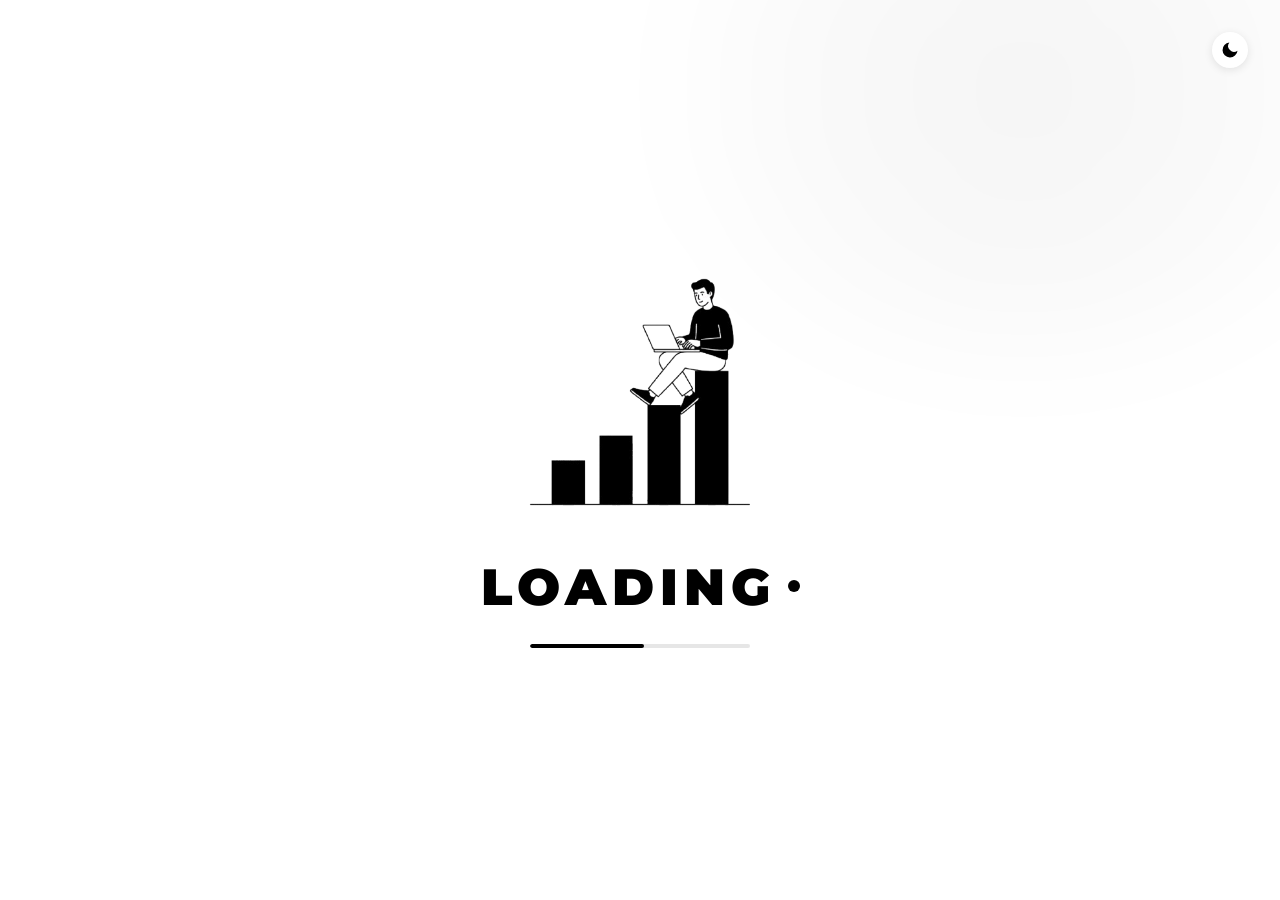
<file: index.html>
<!DOCTYPE html>
<html lang="en">
<head>
    <meta charset="UTF-8">
    <meta name="viewport" content="width=device-width, initial-scale=1.0">
    <link rel="icon" type="image/svg+xml" href="favicon.svg">
    <title>Sachin Kumar | Loading...</title>
    <meta name="description" content="Portfolio of Sachin Kumar, Data Science Intern & Developer.">
    
    <!-- Google Fonts: Montserrat -->
    <link rel="preconnect" href="https://fonts.googleapis.com">
    <link rel="preconnect" href="https://fonts.gstatic.com" crossorigin>
    <link href="https://fonts.googleapis.com/css2?family=Montserrat:wght@600;700;800;900&display=swap" rel="stylesheet">
    
    <!-- External CSS & JS -->
    <link rel="stylesheet" href="style.css">
    <script src="script.js"></script>
</head>
<body style="background-color: var(--bg-light); color: var(--text-dark); height: 100vh; width: 100vw; overflow: hidden; display: flex; flex-direction: column; align-items: center; justify-content: center; position: relative;">

    <!-- Top Right Theme Toggle: Identical to website main pages -->
    <div style="position: absolute; top: 2rem; right: 2rem; z-index: 10;">
        <button class="theme-toggle-btn" id="themeToggle" onclick="toggleTheme()" aria-label="Toggle Dark Mode">
            <svg id="themeIcon" viewBox="0 0 24 24">
                <path d="M21 12.79A9 9 0 1 1 11.21 3 7 7 0 0 0 21 12.79z"></path>
            </svg>
        </button>
    </div>

    <!-- Main Loader Container -->
    <div class="loader-container" id="loaderContainer" style="display: flex; flex-direction: column; align-items: center; justify-content: center; gap: 1.8rem; text-align: center; max-width: 460px; width: 90%;">
        <div class="illustration-box" style="width: 100%; max-width: 380px; display: flex; align-items: center; justify-content: center;">
            <img src="./assets/loading-illustration.jpg" alt="Data Scientist Loading Illustration" class="loader-img" style="width: 100%; height: auto; max-height: 280px; object-fit: contain; transition: filter 0.3s ease;">
        </div>

        <div class="loading-title" style="font-size: 3.2rem; font-weight: 900; letter-spacing: 6px; text-transform: uppercase; display: flex; align-items: center; justify-content: center; gap: 0.5rem; line-height: 1; color: var(--text-dark);">
            LOADING <span class="dot-animated" style="display: inline-block; width: 12px; height: 12px; background-color: var(--text-dark); border-radius: 50%; animation: dotFade 1.2s infinite ease-in-out; margin-left: 4px;"></span>
        </div>

        <div class="progress-track" style="width: 220px; height: 4px; background-color: rgba(128, 128, 128, 0.2); border-radius: 4px; overflow: hidden; margin-top: 0.2rem;">
            <div class="progress-fill" id="progressFill" style="height: 100%; width: 0%; background-color: var(--text-dark); border-radius: 4px; transition: width 0.05s linear;"></div>
        </div>
    </div>

    <style>
        /* Dark mode image inversion for seamless theme matching */
        html.dark .loader-img {
            filter: invert(1) contrast(1.1);
        }

        @keyframes dotFade {
            0%, 100% { opacity: 0.2; transform: scale(0.6); }
            50% { opacity: 1; transform: scale(1.1); }
        }

        .loader-fade-out {
            opacity: 0;
            transform: scale(0.96);
            transition: opacity 0.4s ease, transform 0.4s ease;
        }

        @media (max-width: 480px) {
            .illustration-box {
                max-width: 290px !important;
            }
            .loading-title {
                font-size: 2.4rem !important;
                letter-spacing: 4px !important;
            }
            .progress-track {
                width: 180px !important;
            }
        }
    </style>

    <script>
        // Ensure theme icon initializes correctly on load
        document.addEventListener('DOMContentLoaded', () => {
            if (typeof updateThemeIcon === 'function' && typeof isDarkMode !== 'undefined') {
                updateThemeIcon(isDarkMode);
            }
        });

        // Smooth Progress & Auto Transition to home.html
        const progressFill = document.getElementById('progressFill');
        const loaderContainer = document.getElementById('loaderContainer');

        let pct = 0;
        const duration = 2200; // 2.2 seconds
        const interval = 20;
        const step = 100 / (duration / interval);

        const timer = setInterval(() => {
            pct += step;
            if (pct >= 100) {
                pct = 100;
                clearInterval(timer);
                progressFill.style.width = '100%';
                setTimeout(() => {
                    loaderContainer.classList.add('loader-fade-out');
                    setTimeout(() => {
                        window.location.replace("home.html");
                    }, 400);
                }, 200);
            } else {
                progressFill.style.width = pct + '%';
            }
        }, interval);
    </script>
</body>
</html>
</file>
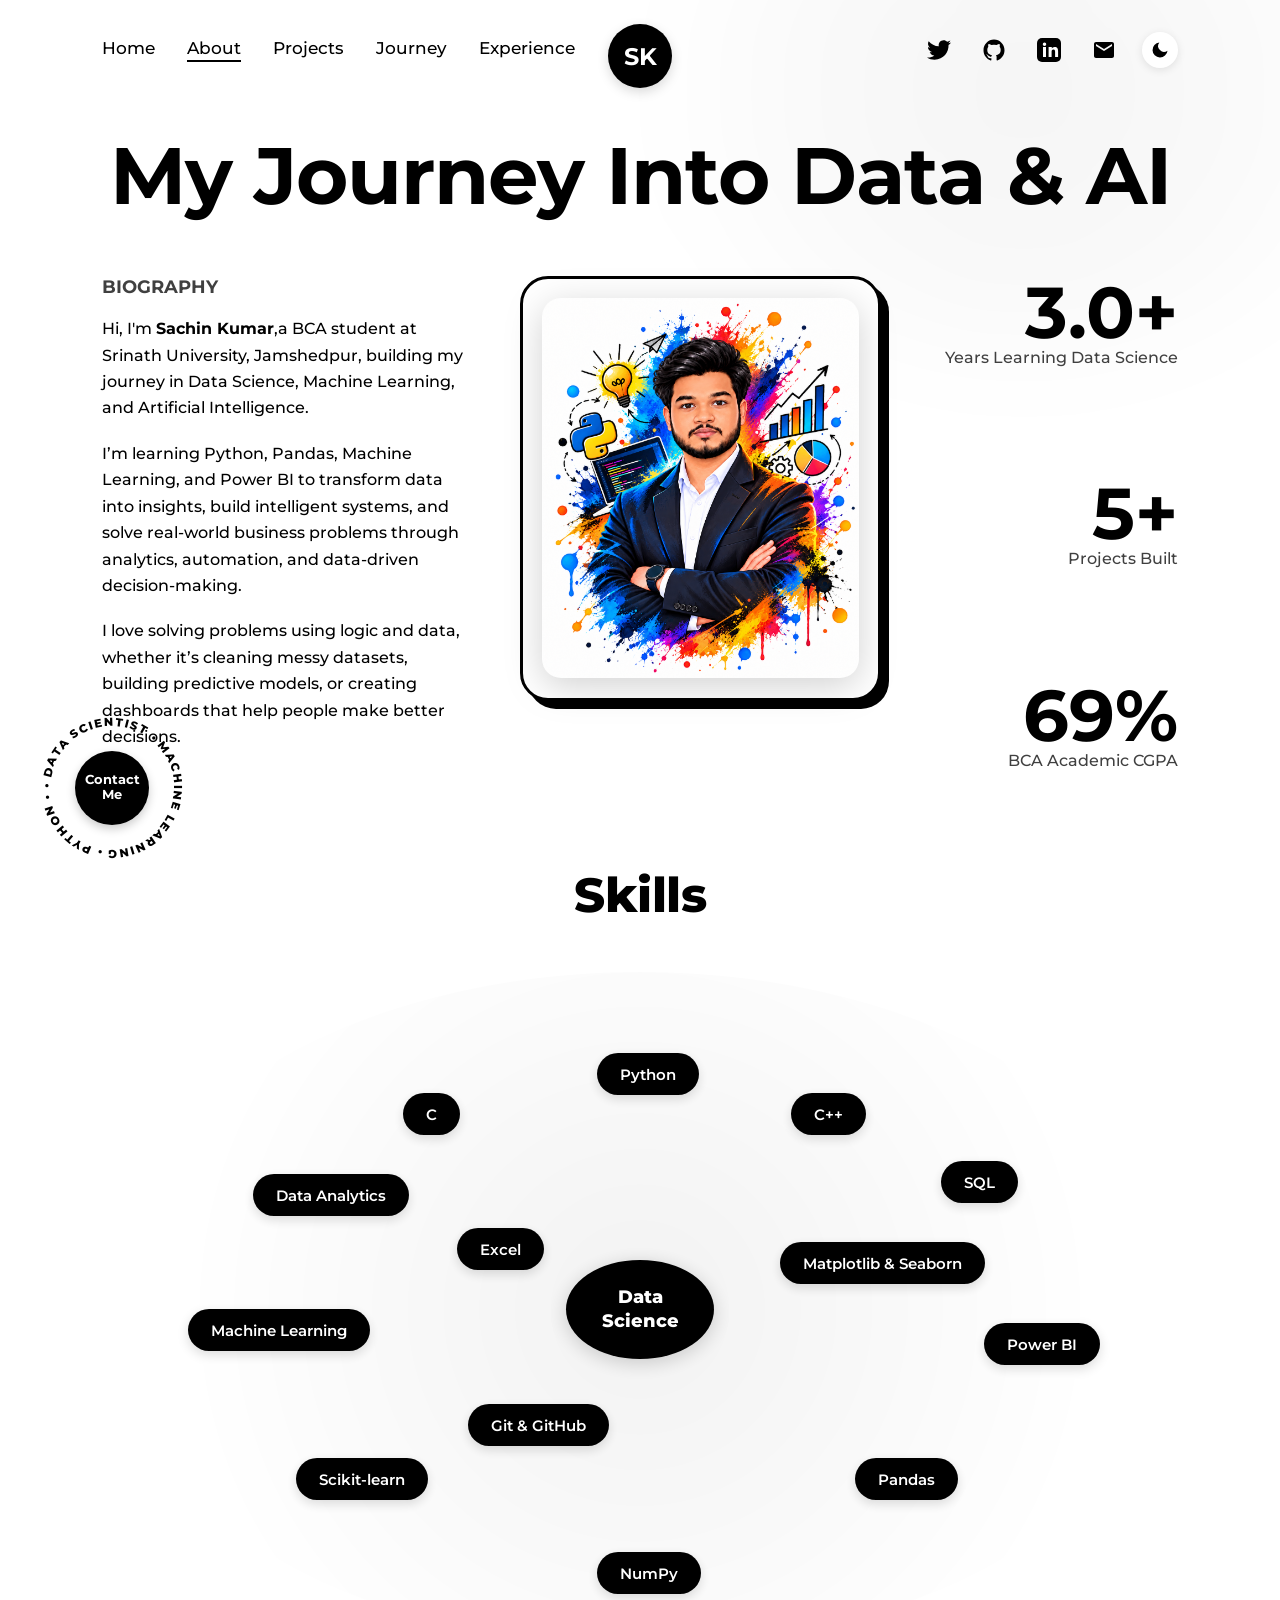
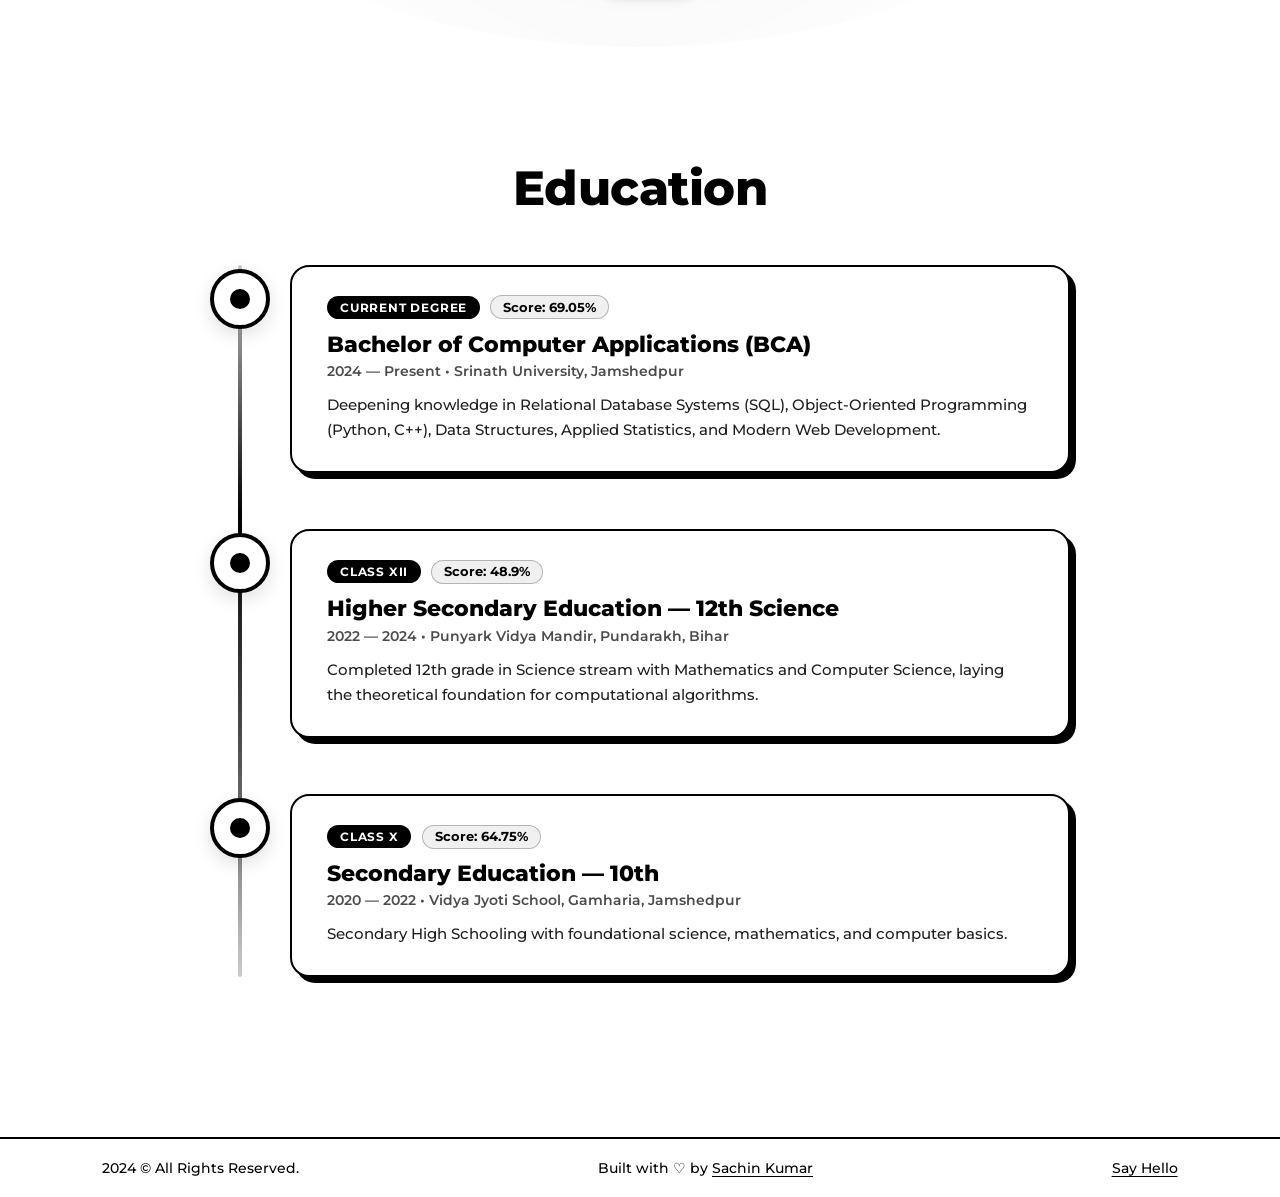
<file: about.html>
﻿<!DOCTYPE html>
<html lang="en">
<head>
    <meta charset="UTF-8">
    <meta name="viewport" content="width=device-width, initial-scale=1.0">
    <link rel="icon" type="image/svg+xml" href="favicon.svg">

    <title>About Sachin Kumar | Aspiring Data Scientist</title>
    <meta name="description" content="Learn more about Sachin Kumar, BCA student at Srinath University, Jamshedpur specializing in Data Science, Python, SQL, and Analytics.">
    
    <!-- Google Fonts: Montserrat -->
    <link rel="preconnect" href="https://fonts.googleapis.com">
    <link rel="preconnect" href="https://fonts.gstatic.com" crossorigin>
    <link href="https://fonts.googleapis.com/css2?family=Montserrat:wght@300;400;500;600;700;800;900&display=swap" rel="stylesheet">
    
    <!-- External CSS & JS -->
    <link rel="stylesheet" href="style.css">
    <script src="script.js" defer></script>
</head>
<body>

    <!-- Header Navigation -->
    <header>
        <button class="mobile-menu-toggle" id="menuToggle" aria-label="Toggle Navigation">
            <span></span>
            <span></span>
            <span></span>
        </button>

        <nav class="nav-links" id="navMenu">
            <a href="home.html" class="nav-link" data-page="home">Home</a>
            <a href="about.html" class="nav-link active" data-page="about">About</a>
            <a href="projects.html" class="nav-link" data-page="projects">Projects</a>
            <a href="journey.html" class="nav-link" data-page="journey">Journey</a>
            <a href="experience.html" class="nav-link" data-page="experience">Experience</a>
        </nav>

        <!-- Center Logo Emblem -->
        <div class="logo-wrapper">
            <a href="home.html" class="logo-circle" data-page="home">SK</a>
        </div>

        <!-- Social Icons & Dark Mode -->
        <div class="header-actions">
            <a href="https://twitter.com" target="_blank" class="social-link twitter" title="Twitter">
                <svg viewBox="0 0 24 24"><path fill="currentColor" d="M24 4.557c-.883.392-1.832.656-2.828.775 1.017-.609 1.798-1.574 2.165-2.724-.951.564-2.005.974-3.127 1.195-.897-.957-2.178-1.555-3.594-1.555-3.179 0-5.515 2.966-4.797 6.045-4.091-.205-7.719-2.165-10.148-5.144-1.29 2.213-.669 5.108 1.523 6.574-.806-.026-1.566-.247-2.229-.616-.054 2.281 1.581 4.415 3.949 4.89-.693.188-1.452.232-2.224.084.626 1.956 2.444 3.379 4.6 3.419-2.07 1.623-4.678 2.348-7.29 2.04 2.179 1.397 4.768 2.212 7.548 2.212 9.142 0 14.307-7.721 13.995-14.646.962-.695 1.797-1.562 2.457-2.549z"/></svg>
            </a>
            <a href="https://github.com/Sachinkr606" target="_blank" class="social-link github" title="GitHub">
                <svg viewBox="0 0 512 512"><path fill="currentColor" d="M256 32C132.3 32 32 134.9 32 261.7c0 101.5 64.2 187.5 153.2 217.9a17.56 17.56 0 0 0 3.8.4c8.3 0 11.5-6.1 11.5-11.4 0-5.5-.2-19.9-.3-39.1a102.4 102.4 0 0 1-22.6 2.7c-43.1 0-52.9-33.5-52.9-33.5-10.2-26.5-24.9-33.6-24.9-33.6-19.5-13.7-.1-14.1 1.4-14.1h.1c22.5 2 34.3 23.8 34.3 23.8 11.2 19.6 26.2 25.1 39.6 25.1a63 63 0 0 0 25.6-6c2-14.8 7.8-24.9 14.2-30.7-49.7-5.8-102-25.5-102-113.5 0-25.1 8.7-45.6 23-61.6-2.3-5.8-10-29.2 2.2-60.8a18.64 18.64 0 0 1 5-.5c8.1 0 26.4 3.1 56.6 24.1a208.21 208.21 0 0 1 112.2 0c30.2-21 48.5-24.1 56.6-24.1a18.64 18.64 0 0 1 5 .5c12.2 31.6 4.5 55 2.2 60.8 14.3 16.1 23 36.6 23 61.6 0 88.2-52.4 107.6-102.3 113.3 8 7.1 15.2 21.1 15.2 42.5 0 30.7-.3 55.5-.3 63 0 5.4 3.1 11.5 11.4 11.5a19.35 19.35 0 0 0 4-.4C415.9 449.2 480 363.1 480 261.7 480 134.9 379.7 32 256 32Z"/></svg>
            </a>
            <a href="https://www.linkedin.com/in/sachinkr606/" target="_blank" class="social-link linkedin" title="LinkedIn">
                <svg viewBox="0 0 24 24">
                    <rect class="bg-rect" width="24" height="24" rx="5"/>
                    <path class="icon-path" d="M6 9h3v10H6V9zm1.5-4.5A1.75 1.75 0 109.25 6.25 1.75 1.75 0 007.5 4.5zM12 9h2.8v1.4h.04c.39-.74 1.34-1.52 2.76-1.52 2.96 0 3.5 1.95 3.5 4.48V19h-3v-4.9c0-1.17-.02-2.67-1.63-2.67-1.63 0-1.88 1.27-1.88 2.58V19h-3V9z"/>
                </svg>
            </a>
            <a href="https://mail.google.com/mail/?view=cm&fs=1&to=kumarsachin8207548606@gmail.com" target="_blank" class="social-link email" title="Email Sachin">
                <svg viewBox="0 0 24 24"><path fill="currentColor" d="M20 4H4c-1.1 0-1.99.9-1.99 2L2 18c0 1.1.9 2 2 2h16c1.1 0 2-.9 2-2V6c0-1.1-.9-2-2-2zm0 4l-8 5-8-5V6l8 5 8-5v2z"/></svg>
            </a>

            <button class="theme-toggle-btn" id="themeToggle" onclick="toggleTheme()" aria-label="Toggle Dark Mode">
                <svg id="themeIcon" viewBox="0 0 24 24">
                    <path d="M21 12.79A9 9 0 1 1 11.21 3 7 7 0 0 0 21 12.79z"></path>
                </svg>
            </button>
        </div>
    </header>

    <!-- Main Content Area -->
    <div class="page-container" id="pageContainer">
        <section class="view-section">
            <h1 class="page-title">My Journey Into Data & AI</h1>
            
            <div class="about-grid">
                <!-- Biography -->
                <div class="bio-col">
                    <h2>Biography</h2>
                    <p>Hi, I'm <strong>Sachin Kumar</strong>,a BCA student at Srinath University, Jamshedpur, building my journey in Data Science, Machine Learning, and Artificial Intelligence.</p>
                    <p>I’m learning Python, Pandas, Machine Learning, and Power BI to transform data into insights, build intelligent systems, and solve real-world business problems through analytics, automation, and data-driven decision-making.</p>
                    <p>I love solving problems using logic and data, whether it’s cleaning messy datasets, building predictive models, or creating dashboards that help people make better decisions.</p>
                </div>

                <!-- Profile Picture -->
                <div class="profile-card-wrapper">
                    <img src="./assets/about.png" alt="Sachin Kumar Profile">
                </div>

                <!-- Stats -->
                <div class="stats-col">
                    <div class="stat-item">
                        <span class="stat-number">3.0+</span>
                        <span class="stat-label">Years Learning Data Science</span>
                    </div>
                    <div class="stat-item">
                        <span class="stat-number">5+</span>
                        <span class="stat-label">Projects Built</span>
                    </div>
                    <div class="stat-item">
                        <span class="stat-number">69%</span>
                        <span class="stat-label">BCA Academic CGPA</span>
                    </div>
                </div>
            </div>

            <!-- Skills Circular Diagram -->
            <h2 class="section-subheading">Skills</h2>
            <div class="skills-container">
                <div class="skill-center">Data<br>Science</div>
                <div class="skill-pill" style="top: 12%; left: 46%;">Python</div>
                <div class="skill-pill" style="top: 18%; left: 28%;">C</div>
                <div class="skill-pill" style="top: 18%; left: 64%;">C++</div>
                <div class="skill-pill" style="top: 30%; left: 14%;">Data Analytics</div>
                <div class="skill-pill" style="top: 28%; left: 78%;">SQL</div>
                <div class="skill-pill" style="top: 38%; left: 33%;">Excel</div>
                <div class="skill-pill" style="top: 40%; left: 63%;">Matplotlib & Seaborn</div>
                <div class="skill-pill" style="top: 50%; left: 8%;">Machine Learning</div>
                <div class="skill-pill" style="top: 52%; left: 82%;">Power BI</div>
                <div class="skill-pill" style="top: 64%; left: 34%;">Git & GitHub</div>
                <div class="skill-pill" style="top: 72%; left: 18%;">Scikit-learn</div>
                <div class="skill-pill" style="top: 72%; left: 70%;">Pandas</div>
                <div class="skill-pill" style="top: 86%; left: 46%;">NumPy</div>
            </div>

            <!-- Education Timeline -->
            <div class="timeline-section">
                <h2 class="section-subheading">Education</h2>
                <div class="timeline-wrapper">
                    <div class="timeline-line"></div>

                    <div class="timeline-item">
                        <div class="timeline-bullet"></div>
                        <div class="timeline-content">
                            <div class="timeline-badge-wrap">
                                <span class="edu-badge">Current Degree</span>
                                <span class="edu-score">Score: 69.05%</span>
                            </div>
                            <h3>Bachelor of Computer Applications (BCA)</h3>
                            <span class="timeline-meta">2024 — Present • Srinath University, Jamshedpur</span>
                            <p class="timeline-desc">Deepening knowledge in Relational Database Systems (SQL), Object-Oriented Programming (Python, C++), Data Structures, Applied Statistics, and Modern Web Development.</p>
                        </div>
                    </div>

                    <div class="timeline-item">
                        <div class="timeline-bullet"></div>
                        <div class="timeline-content">
                            <div class="timeline-badge-wrap">
                                <span class="edu-badge">Class XII</span>
                                <span class="edu-score">Score: 48.9%</span>
                            </div>
                            <h3>Higher Secondary Education — 12th Science</h3>
                            <span class="timeline-meta">2022 — 2024 • Punyark Vidya Mandir, Pundarakh, Bihar</span>
                            <p class="timeline-desc">Completed 12th grade in Science stream with Mathematics and Computer Science, laying the theoretical foundation for computational algorithms.</p>
                        </div>
                    </div>

                    <div class="timeline-item">
                        <div class="timeline-bullet"></div>
                        <div class="timeline-content">
                            <div class="timeline-badge-wrap">
                                <span class="edu-badge">Class X</span>
                                <span class="edu-score">Score: 64.75%</span>
                            </div>
                            <h3>Secondary Education — 10th</h3>
                            <span class="timeline-meta">2020 — 2022 • Vidya Jyoti School, Gamharia, Jamshedpur</span>
                            <p class="timeline-desc">Secondary High Schooling with foundational science, mathematics, and computer basics.</p>
                        </div>
                    </div>
                </div>
            </div>
        </section>
    </div>

    <!-- Floating Circular "Contact Me" Badge -->
    <div class="floating-hire-badge">
        <svg class="spinning-svg" viewBox="0 0 160 160">
            <path id="badgeCirclePath" d="M 80, 80 m -62, 0 a 62,62 0 1,1 124,0 a 62,62 0 1,1 -124,0" fill="none"/>
            <text class="spinning-text">
                <textPath href="#badgeCirclePath" startOffset="0%" textLength="385" lengthAdjust="spacing">
                    • DATA SCIENTIST • MACHINE LEARNING • PYTHON •
                </textPath>
            </text>
        </svg>
        <a href="contact.html" class="badge-center-link" data-page="contact">Contact<br>Me</a>
    </div>

    <!-- Resume Dark Popup Modal -->
    <div class="modal-overlay" id="resumeModal" onclick="if(event.target === this) closeResumeModal()">
        <div class="resume-modal-card">
            <button class="resume-modal-close" onclick="closeResumeModal()" aria-label="Close">&times;</button>
            <div class="resume-modal-body">
                <h1 class="rm-name">SACHIN KUMAR</h1>
                <p class="rm-title">DATA SCIENCE INTERN | ASPIRING DATA SCIENTIST | PYTHON | SQL | POWER BI | DATA ANALYSIS</p>
                <p class="rm-contact">Jamshedpur, Jharkhand | kumarsachin8207548606@gmail.com<br>
                    GitHub: <a href="https://github.com/Sachinkr606" target="_blank">github.com/Sachinkr606</a> &nbsp;|&nbsp;
                    LinkedIn: <a href="https://linkedin.com/in/sachinkr606/" target="_blank">linkedin.com/in/sachinkr606/</a></p>
                <div class="rm-section"><h2 class="rm-section-title">&#128100; About Me</h2><p>BCA student and Data Science Intern with hands-on expertise in Python, SQL, Machine Learning, Power BI, Excel, and data analytics. Focused on applying data-driven strategies and AI/ML algorithms to deliver actionable insights.</p></div>
                <div class="rm-section"><h2 class="rm-section-title">&#127891; Education</h2><ul class="rm-list"><li><strong>BCA</strong> — Srinath University, Jamshedpur | 2024–Present | 69.05%</li><li><strong>Class XII</strong> — Punyark Vidya Mandir, Bihar | 2022–2024 | 48.9%</li><li><strong>Class X</strong> — Vidya Jyoti School, Jamshedpur | 2017–2022 | 64.75%</li></ul></div>
                <div class="rm-section"><h2 class="rm-section-title">&#128188; Experience</h2><div class="rm-item"><div class="rm-item-header"><strong>Data Science Intern</strong> — Vizztal Academy, Jamshedpur | July 2026–Present</div><ul class="rm-list"><li>Processed 50,000+ rows using Python and SQL, improving pipeline efficiency by 35%.</li><li>Trained 4+ ML models achieving up to 88% accuracy.</li><li>Built 3+ Power BI dashboards tracking 10+ KPIs.</li></ul></div></div>
                <div class="rm-section"><h2 class="rm-section-title">&#128640; Projects</h2><div class="rm-item"><div class="rm-item-header"><strong>Amazon Product Sales Analytics</strong> <span class="rm-tag">Power BI | SQL | Python</span></div><ul class="rm-list"><li>Analyzed 10,000+ product records for sales, ratings, and discount trends.</li></ul></div><div class="rm-item" style="margin-top:.75rem;"><div class="rm-item-header"><strong>Spotify Songs Analytics Dashboard</strong> <span class="rm-tag">Python | Power BI</span></div><ul class="rm-list"><li>Dashboard analyzing Spotify audio features and streaming performance metrics.</li></ul></div></div>
                <div class="rm-section"><h2 class="rm-section-title">&#128296; Technical Skills</h2><div class="rm-skills-grid"><div class="rm-skill-item"><strong>Programming</strong><br>Python, C, C++</div><div class="rm-skill-item"><strong>Data & Analytics</strong><br>EDA, Data Cleaning, Statistics</div><div class="rm-skill-item"><strong>Databases</strong><br>SQL, MySQL</div><div class="rm-skill-item"><strong>Visualization</strong><br>Power BI, Excel, Matplotlib</div><div class="rm-skill-item"><strong>AI / ML</strong><br>Scikit-Learn, Predictive Modeling</div><div class="rm-skill-item"><strong>Tools</strong><br>Git, GitHub, Jupyter</div></div></div>
                <div class="rm-section"><h2 class="rm-section-title">&#127942; Certifications</h2><ul class="rm-list"><li>AWS AI Practitioner Challenge — Amazon Web Services</li><li>Microsoft Excel with AI Masterclass</li><li>Basic Data Science and AI — Feuchr School of Excellence</li></ul></div>
            </div>
            <div class="resume-modal-footer">
                <button class="btn-close-secondary" onclick="closeResumeModal()">Close</button>
                <a href="Sachinkr606resume.pdf" download="Sachin_Kumar_Resume.pdf" class="btn-download-pdf">
                    <svg viewBox="0 0 24 24"><path d="M21 15v4a2 2 0 0 1-2 2H5a2 2 0 0 1-2-2v-4"></path><polyline points="7 10 12 15 17 10"></polyline><line x1="12" y1="15" x2="12" y2="3"></line></svg>
                    <span>Download Resume PDF</span>
                </a>
            </div>
        </div>
    </div>

    <!-- Footer -->
    <footer>
        <span>2024 © All Rights Reserved.</span>
        <div>Built with <span style="color: var(--primary);">♡</span> by <a href="https://sachinkr606.github.io/" target="_blank">Sachin Kumar</a></div>
        <a href="contact.html" data-page="contact">Say Hello</a>
    </footer>

</body>
</html>
</file>
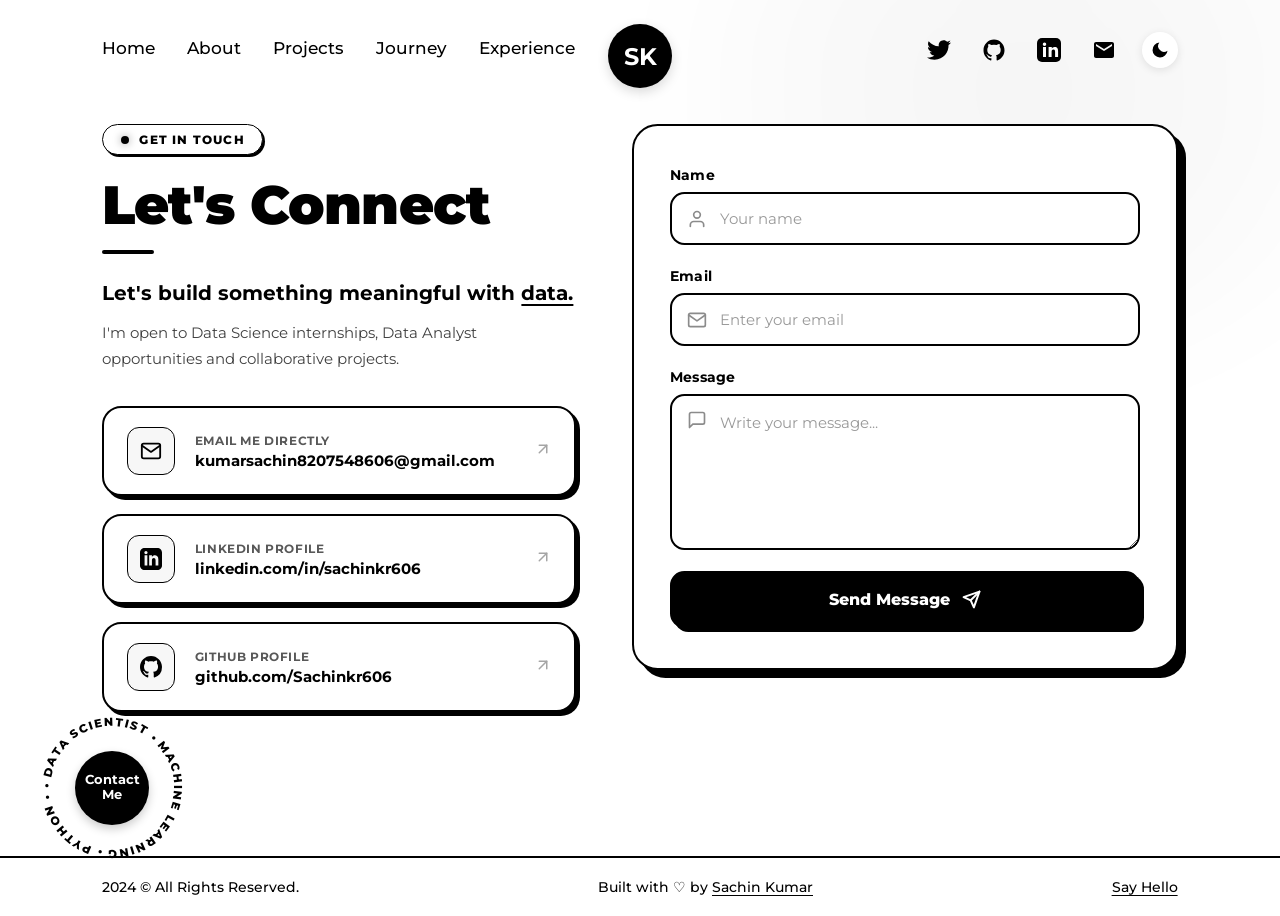
<file: contact.html>
<!DOCTYPE html>
<html lang="en">
<head>
    <meta charset="UTF-8">
    <meta name="viewport" content="width=device-width, initial-scale=1.0">
    <link rel="icon" type="image/svg+xml" href="favicon.svg">

    <title>Contact Sachin Kumar | Get In Touch</title>
    <meta name="description" content="Contact Sachin Kumar for Data Science opportunities, internship inquiries, collaborations, and data analytics consultations.">
    <link rel="preconnect" href="https://fonts.googleapis.com">
    <link rel="preconnect" href="https://fonts.gstatic.com" crossorigin>
    <link href="https://fonts.googleapis.com/css2?family=Montserrat:wght@300;400;500;600;700;800;900&display=swap" rel="stylesheet">
    <link rel="stylesheet" href="style.css">
    <script src="script.js" defer></script>
</head>
<body>

    <!-- Header Navigation -->
    <header>
        <button class="mobile-menu-toggle" id="menuToggle" aria-label="Toggle Navigation">
            <span></span>
            <span></span>
            <span></span>
        </button>

        <nav class="nav-links" id="navMenu">
            <a href="home.html" class="nav-link">Home</a>
            <a href="about.html" class="nav-link">About</a>
            <a href="projects.html" class="nav-link">Projects</a>
            <a href="journey.html" class="nav-link">Journey</a>
            <a href="experience.html" class="nav-link">Experience</a>
        </nav>

        <!-- Center Logo Emblem -->
        <div class="logo-wrapper">
            <a href="home.html" class="logo-circle">SK</a>
        </div>

        <!-- Social Icons & Dark Mode -->
        <div class="header-actions">
            <a href="https://twitter.com" target="_blank" class="social-link twitter" title="Twitter">
                <svg viewBox="0 0 24 24"><path fill="currentColor" d="M24 4.557c-.883.392-1.832.656-2.828.775 1.017-.609 1.798-1.574 2.165-2.724-.951.564-2.005.974-3.127 1.195-.897-.957-2.178-1.555-3.594-1.555-3.179 0-5.515 2.966-4.797 6.045-4.091-.205-7.719-2.165-10.148-5.144-1.29 2.213-.669 5.108 1.523 6.574-.806-.026-1.566-.247-2.229-.616-.054 2.281 1.581 4.415 3.949 4.89-.693.188-1.452.232-2.224.084.626 1.956 2.444 3.379 4.6 3.419-2.07 1.623-4.678 2.348-7.29 2.04 2.179 1.397 4.768 2.212 7.548 2.212 9.142 0 14.307-7.721 13.995-14.646.962-.695 1.797-1.562 2.457-2.549z"/></svg>
            </a>
            <a href="https://github.com/Sachinkr606" target="_blank" class="social-link github" title="GitHub">
                <svg viewBox="0 0 512 512"><path fill="currentColor" d="M256 32C132.3 32 32 134.9 32 261.7c0 101.5 64.2 187.5 153.2 217.9a17.56 17.56 0 0 0 3.8.4c8.3 0 11.5-6.1 11.5-11.4 0-5.5-.2-19.9-.3-39.1a102.4 102.4 0 0 1-22.6 2.7c-43.1 0-52.9-33.5-52.9-33.5-10.2-26.5-24.9-33.6-24.9-33.6-19.5-13.7-.1-14.1 1.4-14.1h.1c22.5 2 34.3 23.8 34.3 23.8 11.2 19.6 26.2 25.1 39.6 25.1a63 63 0 0 0 25.6-6c2-14.8 7.8-24.9 14.2-30.7-49.7-5.8-102-25.5-102-113.5 0-25.1 8.7-45.6 23-61.6-2.3-5.8-10-29.2 2.2-60.8a18.64 18.64 0 0 1 5-.5c8.1 0 26.4 3.1 56.6 24.1a208.21 208.21 0 0 1 112.2 0c30.2-21 48.5-24.1 56.6-24.1a18.64 18.64 0 0 1 5 .5c12.2 31.6 4.5 55 2.2 60.8 14.3 16.1 23 36.6 23 61.6 0 88.2-52.4 107.6-102.3 113.3 8 7.1 15.2 21.1 15.2 42.5 0 30.7-.3 55.5-.3 63 0 5.4 3.1 11.5 11.4 11.5a19.35 19.35 0 0 0 4-.4C415.9 449.2 480 363.1 480 261.7 480 134.9 379.7 32 256 32Z"/></svg>
            </a>
            <a href="https://www.linkedin.com/in/sachinkr606/" target="_blank" class="social-link linkedin" title="LinkedIn">
                <svg viewBox="0 0 24 24">
                    <rect class="bg-rect" width="24" height="24" rx="5"/>
                    <path class="icon-path" d="M6 9h3v10H6V9zm1.5-4.5A1.75 1.75 0 109.25 6.25 1.75 1.75 0 007.5 4.5zM12 9h2.8v1.4h.04c.39-.74 1.34-1.52 2.76-1.52 2.96 0 3.5 1.95 3.5 4.48V19h-3v-4.9c0-1.17-.02-2.67-1.63-2.67-1.63 0-1.88 1.27-1.88 2.58V19h-3V9z"/>
                </svg>
            </a>
            <a href="https://mail.google.com/mail/?view=cm&fs=1&to=kumarsachin8207548606@gmail.com" target="_blank" class="social-link email" title="Email Sachin">
                <svg viewBox="0 0 24 24"><path fill="currentColor" d="M20 4H4c-1.1 0-1.99.9-1.99 2L2 18c0 1.1.9 2 2 2h16c1.1 0 2-.9 2-2V6c0-1.1-.9-2-2-2zm0 4l-8 5-8-5V6l8 5 8-5v2z"/></svg>
            </a>

            <button class="theme-toggle-btn" id="themeToggle" onclick="toggleTheme()" aria-label="Toggle Dark Mode">
                <svg id="themeIcon" viewBox="0 0 24 24">
                    <path d="M21 12.79A9 9 0 1 1 11.21 3 7 7 0 0 0 21 12.79z"></path>
                </svg>
            </button>
        </div>
    </header>

    <!-- Main Content Area -->
    <div class="page-container" id="pageContainer">
        <section class="view-section contact-modern-section">
            <div class="contact-modern-grid">
                
                <!-- Left Column: Details & Connect Cards -->
                <div class="contact-modern-left">
                    <div class="contact-pill-badge">
                        <span class="pill-dot"></span>
                        <span>GET IN TOUCH</span>
                    </div>

                    <h1 class="contact-modern-title">Let's <span class="connect-accent">Connect</span></h1>
                    <div class="contact-accent-bar"></div>

                    <p class="contact-modern-lead">Let's build something meaningful with <strong class="highlight-word">data.</strong></p>
                    <p class="contact-modern-subtext">I'm open to Data Science internships, Data Analyst opportunities and collaborative projects.</p>

                    <!-- Contact Direct Cards Stack -->
                    <div class="contact-cards-stack">
                        
                        <!-- Card 1: Email -->
                        <a href="https://mail.google.com/mail/?view=cm&fs=1&to=kumarsachin8207548606@gmail.com" target="_blank" class="contact-action-card">
                            <div class="contact-card-iconbox">
                                <svg viewBox="0 0 24 24" fill="none" stroke="currentColor" stroke-width="2" stroke-linecap="round" stroke-linejoin="round">
                                    <path d="M4 4h16c1.1 0 2 .9 2 2v12c0 1.1-.9 2-2 2H4c-1.1 0-2-.9-2-2V6c0-1.1.9-2 2-2z"></path>
                                    <polyline points="22,6 12,13 2,6"></polyline>
                                </svg>
                            </div>
                            <div class="contact-card-details">
                                <span class="card-meta-label">Email Me Directly</span>
                                <span class="card-meta-value">kumarsachin8207548606@gmail.com</span>
                            </div>
                            <div class="card-arrow-icon">
                                <svg viewBox="0 0 24 24" fill="none" stroke="currentColor" stroke-width="2" stroke-linecap="round" stroke-linejoin="round">
                                    <line x1="7" y1="17" x2="17" y2="7"></line>
                                    <polyline points="7 7 17 7 17 17"></polyline>
                                </svg>
                            </div>
                        </a>

                        <!-- Card 2: LinkedIn -->
                        <a href="https://www.linkedin.com/in/sachinkr606/" target="_blank" class="contact-action-card">
                            <div class="contact-card-iconbox">
                                <svg viewBox="0 0 24 24" fill="currentColor">
                                    <path d="M19 0h-14c-2.761 0-5 2.239-5 5v14c0 2.761 2.239 5 5 5h14c2.762 0 5-2.239 5-5v-14c0-2.761-2.238-5-5-5zm-11 19h-3v-11h3v11zm-1.5-12.268c-.966 0-1.75-.79-1.75-1.764s.784-1.764 1.75-1.764 1.75.79 1.75 1.764-.783 1.764-1.75 1.764zm13.5 12.268h-3v-5.604c0-3.368-4-3.113-4 0v5.604h-3v-11h3v1.765c1.396-2.586 7-2.777 7 2.476v6.759z"/>
                                </svg>
                            </div>
                            <div class="contact-card-details">
                                <span class="card-meta-label">LinkedIn Profile</span>
                                <span class="card-meta-value">linkedin.com/in/sachinkr606</span>
                            </div>
                            <div class="card-arrow-icon">
                                <svg viewBox="0 0 24 24" fill="none" stroke="currentColor" stroke-width="2" stroke-linecap="round" stroke-linejoin="round">
                                    <line x1="7" y1="17" x2="17" y2="7"></line>
                                    <polyline points="7 7 17 7 17 17"></polyline>
                                </svg>
                            </div>
                        </a>

                        <!-- Card 3: GitHub -->
                        <a href="https://github.com/Sachinkr606" target="_blank" class="contact-action-card">
                            <div class="contact-card-iconbox">
                                <svg viewBox="0 0 24 24" fill="currentColor">
                                    <path d="M12 0C5.37 0 0 5.37 0 12c0 5.31 3.435 9.795 8.205 11.385.6.105.825-.255.825-.57 0-.285-.015-1.23-.015-2.235-3.015.555-3.795-.735-4.035-1.41-.135-.345-.72-1.41-1.23-1.695-.42-.225-1.02-.78-.015-.795.945-.015 1.62.87 1.845 1.23 1.08 1.815 2.805 1.305 3.495.99.105-.78.42-1.305.765-1.605-2.67-.3-5.46-1.335-5.46-5.925 0-1.305.465-2.385 1.23-3.225-.12-.3-.54-1.53.12-3.18 0 0 1.005-.315 3.3 1.23.96-.27 1.98-.405 3-.405s2.04.135 3 .405c2.295-1.56 3.3-1.23 3.3-1.23.66 1.65.24 2.88.12 3.18.765.84 1.23 1.905 1.23 3.225 0 4.605-2.805 5.625-5.475 5.925.435.375.81 1.095.81 2.22 0 1.605-.015 2.895-.015 3.3 0 .315.225.69.825.57A12.02 12.02 0 0024 12c0-6.63-5.37-12-12-12z"/>
                                </svg>
                            </div>
                            <div class="contact-card-details">
                                <span class="card-meta-label">GitHub Profile</span>
                                <span class="card-meta-value">github.com/Sachinkr606</span>
                            </div>
                            <div class="card-arrow-icon">
                                <svg viewBox="0 0 24 24" fill="none" stroke="currentColor" stroke-width="2" stroke-linecap="round" stroke-linejoin="round">
                                    <line x1="7" y1="17" x2="17" y2="7"></line>
                                    <polyline points="7 7 17 7 17 17"></polyline>
                                </svg>
                            </div>
                        </a>

                    </div>
                </div>

                <!-- Right Column: Form Container Card -->
                <div class="contact-modern-right">
                    <div class="contact-form-box">
                        <form id="contactForm" action="https://formsubmit.co/kumarsachin8207548606@gmail.com" method="POST" onsubmit="handleContactSubmit(event)">
                            <input type="hidden" name="_captcha" value="false">
                            <input type="hidden" name="_template" value="table">
                            <input type="hidden" name="_subject" value="New Portfolio Contact Submission - Sachin Kumar">

                            <div class="form-field-group">
                                <label for="senderName" class="field-label">Name</label>
                                <div class="field-input-wrapper">
                                    <svg class="field-icon" viewBox="0 0 24 24" fill="none" stroke="currentColor" stroke-width="2" stroke-linecap="round" stroke-linejoin="round">
                                        <path d="M20 21v-2a4 4 0 0 0-4-4H8a4 4 0 0 0-4 4v2"></path>
                                        <circle cx="12" cy="7" r="4"></circle>
                                    </svg>
                                    <input type="text" id="senderName" name="name" class="modern-input" placeholder="Your name" required>
                                </div>
                            </div>

                            <div class="form-field-group">
                                <label for="senderEmail" class="field-label">Email</label>
                                <div class="field-input-wrapper">
                                    <svg class="field-icon" viewBox="0 0 24 24" fill="none" stroke="currentColor" stroke-width="2" stroke-linecap="round" stroke-linejoin="round">
                                        <path d="M4 4h16c1.1 0 2 .9 2 2v12c0 1.1-.9 2-2 2H4c-1.1 0-2-.9-2-2V6c0-1.1.9-2 2-2z"></path>
                                        <polyline points="22,6 12,13 2,6"></polyline>
                                    </svg>
                                    <input type="email" id="senderEmail" name="email" class="modern-input" placeholder="Enter your email" required>
                                </div>
                            </div>

                            <div class="form-field-group">
                                <label for="messageText" class="field-label">Message</label>
                                <div class="field-input-wrapper textarea-wrapper">
                                    <svg class="field-icon textarea-icon" viewBox="0 0 24 24" fill="none" stroke="currentColor" stroke-width="2" stroke-linecap="round" stroke-linejoin="round">
                                        <path d="M21 15a2 2 0 0 1-2 2H7l-4 4V5a2 2 0 0 1 2-2h14a2 2 0 0 1 2 2z"></path>
                                    </svg>
                                    <textarea id="messageText" name="message" class="modern-input modern-textarea" placeholder="Write your message..." rows="5" required></textarea>
                                </div>
                            </div>

                            <button type="submit" id="submitBtn" class="modern-submit-btn">
                                <span>Send Message</span>
                                <svg viewBox="0 0 24 24" fill="none" stroke="currentColor" stroke-width="2.5" stroke-linecap="round" stroke-linejoin="round">
                                    <line x1="22" y1="2" x2="11" y2="13"></line>
                                    <polygon points="22 2 15 22 11 13 2 9 22 2"></polygon>
                                </svg>
                            </button>

                            <div id="formStatusAlert" class="form-status-alert"></div>
                        </form>
                    </div>
                </div>

            </div>
        </section>
    </div>

    <!-- Floating Circular "Contact Me" Badge -->
    <div class="floating-hire-badge">
        <svg class="spinning-svg" viewBox="0 0 160 160">
            <path id="badgeCirclePath" d="M 80, 80 m -62, 0 a 62,62 0 1,1 124,0 a 62,62 0 1,1 -124,0" fill="none"/>
            <text class="spinning-text">
                <textPath href="#badgeCirclePath" startOffset="0%" textLength="385" lengthAdjust="spacing">
                    • DATA SCIENTIST • MACHINE LEARNING • PYTHON •
                </textPath>
            </text>
        </svg>
        <a href="contact.html" class="badge-center-link">Contact<br>Me</a>
    </div>

    <!-- Resume Dark Popup Modal -->
    <div class="modal-overlay" id="resumeModal" onclick="if(event.target === this) closeResumeModal()">
        <div class="resume-modal-card">
            <button class="resume-modal-close" onclick="closeResumeModal()" aria-label="Close">&times;</button>
            <div class="resume-modal-body">
                <h1 class="rm-name">SACHIN KUMAR</h1>
                <p class="rm-title">DATA SCIENCE INTERN | ASPIRING DATA SCIENTIST | PYTHON | SQL | POWER BI | DATA ANALYSIS</p>
                <p class="rm-contact">Jamshedpur, Jharkhand | kumarsachin8207548606@gmail.com<br>
                    GitHub: <a href="https://github.com/Sachinkr606" target="_blank">github.com/Sachinkr606</a> &nbsp;|&nbsp;
                    LinkedIn: <a href="https://linkedin.com/in/sachinkr606/" target="_blank">linkedin.com/in/sachinkr606/</a></p>
                <div class="rm-section"><h2 class="rm-section-title">&#128100; About Me</h2><p>BCA student and Data Science Intern with hands-on expertise in Python, SQL, Machine Learning, Power BI, Excel, and data analytics. Focused on applying data-driven strategies and AI/ML algorithms to deliver actionable insights.</p></div>
                <div class="rm-section"><h2 class="rm-section-title">&#127891; Education</h2><ul class="rm-list"><li><strong>BCA</strong> — Srinath University, Jamshedpur | 2024–Present | 69.05%</li><li><strong>Class XII</strong> — Punyark Vidya Mandir, Bihar | 2022–2024 | 48.9%</li><li><strong>Class X</strong> — Vidya Jyoti School, Jamshedpur | 2017–2022 | 64.75%</li></ul></div>
                <div class="rm-section"><h2 class="rm-section-title">&#128188; Experience</h2><div class="rm-item"><div class="rm-item-header"><strong>Data Science Intern</strong> — Vizztal Academy, Jamshedpur | July 2026–Present</div><ul class="rm-list"><li>Processed 50,000+ rows using Python and SQL, improving pipeline efficiency by 35%.</li><li>Trained 4+ ML models achieving up to 88% accuracy.</li><li>Built 3+ Power BI dashboards tracking 10+ KPIs.</li></ul></div></div>
                <div class="rm-section"><h2 class="rm-section-title">&#128640; Projects</h2><div class="rm-item"><div class="rm-item-header"><strong>Amazon Product Sales Analytics</strong> <span class="rm-tag">Power BI | SQL | Python</span></div><ul class="rm-list"><li>Analyzed 10,000+ product records for sales, ratings, and discount trends.</li></ul></div><div class="rm-item" style="margin-top:.75rem;"><div class="rm-item-header"><strong>Spotify Songs Analytics Dashboard</strong> <span class="rm-tag">Python | Power BI</span></div><ul class="rm-list"><li>Dashboard analyzing Spotify audio features and streaming performance metrics.</li></ul></div></div>
                <div class="rm-section"><h2 class="rm-section-title">&#128296; Technical Skills</h2><div class="rm-skills-grid"><div class="rm-skill-item"><strong>Programming</strong><br>Python, C, C++</div><div class="rm-skill-item"><strong>Data & Analytics</strong><br>EDA, Data Cleaning, Statistics</div><div class="rm-skill-item"><strong>Databases</strong><br>SQL, MySQL</div><div class="rm-skill-item"><strong>Visualization</strong><br>Power BI, Excel, Matplotlib</div><div class="rm-skill-item"><strong>AI / ML</strong><br>Scikit-Learn, Predictive Modeling</div><div class="rm-skill-item"><strong>Tools</strong><br>Git, GitHub, Jupyter</div></div></div>
                <div class="rm-section"><h2 class="rm-section-title">&#127942; Certifications</h2><ul class="rm-list"><li>AWS AI Practitioner Challenge — Amazon Web Services</li><li>Microsoft Excel with AI Masterclass</li><li>Basic Data Science and AI — Feuchr School of Excellence</li></ul></div>
            </div>
            <div class="resume-modal-footer">
                <button class="btn-close-secondary" onclick="closeResumeModal()">Close</button>
                <a href="Sachinkr606resume.pdf" download="Sachin_Kumar_Resume.pdf" class="btn-download-pdf">
                    <svg viewBox="0 0 24 24"><path d="M21 15v4a2 2 0 0 1-2 2H5a2 2 0 0 1-2-2v-4"></path><polyline points="7 10 12 15 17 10"></polyline><line x1="12" y1="15" x2="12" y2="3"></line></svg>
                    <span>Download Resume PDF</span>
                </a>
            </div>
        </div>
    </div>

    <!-- Footer -->
    <footer>
        <span>2024 © All Rights Reserved.</span>
        <div>Built with <span style="color: var(--primary);">♡</span> by <a href="https://sachinkr606.github.io/" target="_blank">Sachin Kumar</a></div>
        <a href="contact.html">Say Hello</a>
    </footer>

</body>
</html>
</file>
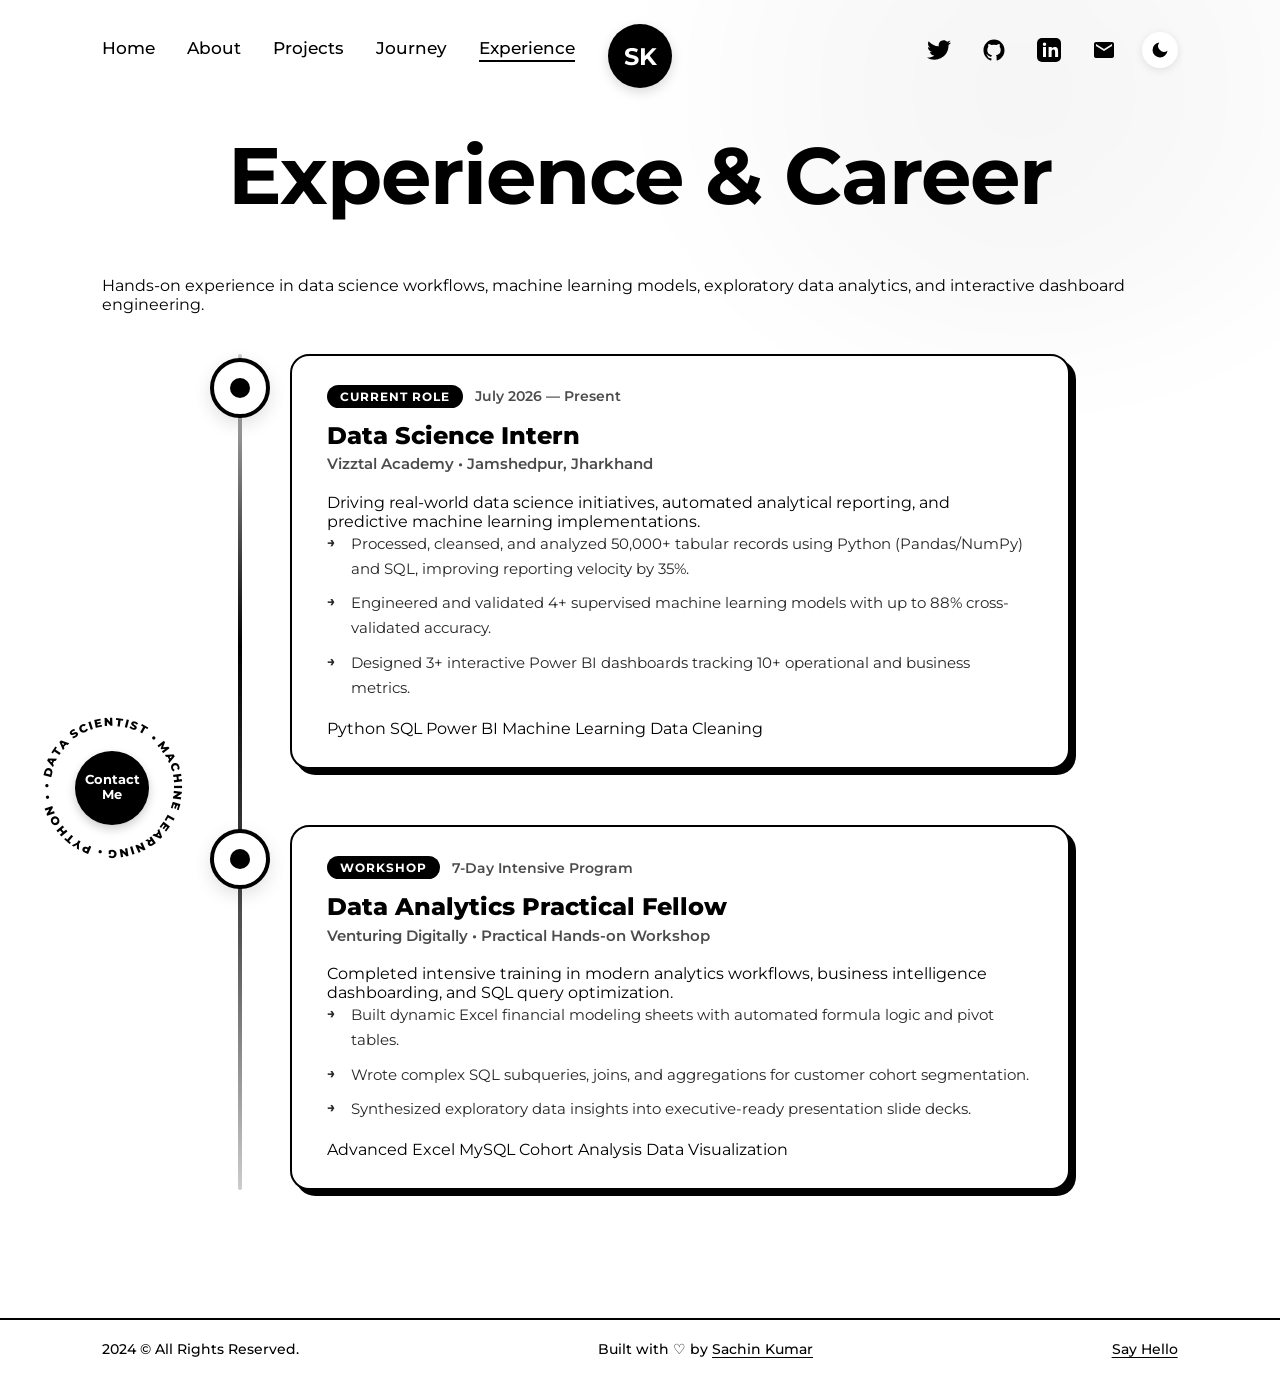
<file: experience.html>
﻿<!DOCTYPE html>
<html lang="en">
<head>
    <meta charset="UTF-8">
    <meta name="viewport" content="width=device-width, initial-scale=1.0">
    <link rel="icon" type="image/svg+xml" href="favicon.svg">

    <title>Experience | Sachin Kumar - Data Scientist</title>
    <meta name="description" content="Professional experience, data science internships, and technical leadership milestones of Sachin Kumar.">
    <link rel="preconnect" href="https://fonts.googleapis.com">
    <link rel="preconnect" href="https://fonts.gstatic.com" crossorigin>
    <link href="https://fonts.googleapis.com/css2?family=Montserrat:wght@300;400;500;600;700;800;900&display=swap" rel="stylesheet">
    <link rel="stylesheet" href="style.css">
    <script src="script.js" defer></script>
</head>
<body>

    <!-- Header Navigation -->
    <header>
        <button class="mobile-menu-toggle" id="menuToggle" aria-label="Toggle Navigation">
            <span></span>
            <span></span>
            <span></span>
        </button>

        <nav class="nav-links" id="navMenu">
            <a href="home.html" class="nav-link">Home</a>
            <a href="about.html" class="nav-link">About</a>
            <a href="projects.html" class="nav-link">Projects</a>
            <a href="journey.html" class="nav-link">Journey</a>
            <a href="experience.html" class="nav-link active">Experience</a>
        </nav>

        <!-- Center Logo Emblem -->
        <div class="logo-wrapper">
            <a href="home.html" class="logo-circle">SK</a>
        </div>

        <!-- Social Icons & Dark Mode -->
        <div class="header-actions">
            <a href="https://twitter.com" target="_blank" class="social-link twitter" title="Twitter">
                <svg viewBox="0 0 24 24"><path fill="currentColor" d="M24 4.557c-.883.392-1.832.656-2.828.775 1.017-.609 1.798-1.574 2.165-2.724-.951.564-2.005.974-3.127 1.195-.897-.957-2.178-1.555-3.594-1.555-3.179 0-5.515 2.966-4.797 6.045-4.091-.205-7.719-2.165-10.148-5.144-1.29 2.213-.669 5.108 1.523 6.574-.806-.026-1.566-.247-2.229-.616-.054 2.281 1.581 4.415 3.949 4.89-.693.188-1.452.232-2.224.084.626 1.956 2.444 3.379 4.6 3.419-2.07 1.623-4.678 2.348-7.29 2.04 2.179 1.397 4.768 2.212 7.548 2.212 9.142 0 14.307-7.721 13.995-14.646.962-.695 1.797-1.562 2.457-2.549z"/></svg>
            </a>
            <a href="https://github.com/Sachinkr606" target="_blank" class="social-link github" title="GitHub">
                <svg viewBox="0 0 512 512"><path fill="currentColor" d="M256 32C132.3 32 32 134.9 32 261.7c0 101.5 64.2 187.5 153.2 217.9a17.56 17.56 0 0 0 3.8.4c8.3 0 11.5-6.1 11.5-11.4 0-5.5-.2-19.9-.3-39.1a102.4 102.4 0 0 1-22.6 2.7c-43.1 0-52.9-33.5-52.9-33.5-10.2-26.5-24.9-33.6-24.9-33.6-19.5-13.7-.1-14.1 1.4-14.1h.1c22.5 2 34.3 23.8 34.3 23.8 11.2 19.6 26.2 25.1 39.6 25.1a63 63 0 0 0 25.6-6c2-14.8 7.8-24.9 14.2-30.7-49.7-5.8-102-25.5-102-113.5 0-25.1 8.7-45.6 23-61.6-2.3-5.8-10-29.2 2.2-60.8a18.64 18.64 0 0 1 5-.5c8.1 0 26.4 3.1 56.6 24.1a208.21 208.21 0 0 1 112.2 0c30.2-21 48.5-24.1 56.6-24.1a18.64 18.64 0 0 1 5 .5c12.2 31.6 4.5 55 2.2 60.8 14.3 16.1 23 36.6 23 61.6 0 88.2-52.4 107.6-102.3 113.3 8 7.1 15.2 21.1 15.2 42.5 0 30.7-.3 55.5-.3 63 0 5.4 3.1 11.5 11.4 11.5a19.35 19.35 0 0 0 4-.4C415.9 449.2 480 363.1 480 261.7 480 134.9 379.7 32 256 32Z"/></svg>
            </a>
            <a href="https://www.linkedin.com/in/sachinkr606/" target="_blank" class="social-link linkedin" title="LinkedIn">
                <svg viewBox="0 0 24 24">
                    <rect class="bg-rect" width="24" height="24" rx="5"/>
                    <path class="icon-path" d="M6 9h3v10H6V9zm1.5-4.5A1.75 1.75 0 109.25 6.25 1.75 1.75 0 007.5 4.5zM12 9h2.8v1.4h.04c.39-.74 1.34-1.52 2.76-1.52 2.96 0 3.5 1.95 3.5 4.48V19h-3v-4.9c0-1.17-.02-2.67-1.63-2.67-1.63 0-1.88 1.27-1.88 2.58V19h-3V9z"/>
                </svg>
            </a>
            <a href="https://mail.google.com/mail/?view=cm&fs=1&to=kumarsachin8207548606@gmail.com" target="_blank" class="social-link email" title="Email Sachin">
                <svg viewBox="0 0 24 24"><path fill="currentColor" d="M20 4H4c-1.1 0-1.99.9-1.99 2L2 18c0 1.1.9 2 2 2h16c1.1 0 2-.9 2-2V6c0-1.1-.9-2-2-2zm0 4l-8 5-8-5V6l8 5 8-5v2z"/></svg>
            </a>

            <button class="theme-toggle-btn" id="themeToggle" onclick="toggleTheme()" aria-label="Toggle Dark Mode">
                <svg id="themeIcon" viewBox="0 0 24 24">
                    <path d="M21 12.79A9 9 0 1 1 11.21 3 7 7 0 0 0 21 12.79z"></path>
                </svg>
            </button>
        </div>
    </header>

    <!-- Main Content Area -->
    <div class="page-container" id="pageContainer">
        <section class="view-section">
            <h1 class="page-title">Experience & Career</h1>
            <p class="section-intro">Hands-on experience in data science workflows, machine learning models, exploratory data analytics, and interactive dashboard engineering.</p>

            <div class="exp-timeline">
                
                <!-- Experience Item 1 -->
                <div class="exp-item">
                    <div class="exp-dot"></div>
                    <div class="exp-card">
                        <div class="exp-meta">
                            <span class="exp-badge">Current Role</span>
                            <span class="exp-date">July 2026 — Present</span>
                        </div>
                        <h2 class="exp-role">Data Science Intern</h2>
                        <h3 class="exp-company">Vizztal Academy &bull; Jamshedpur, Jharkhand</h3>
                        <p class="exp-desc">Driving real-world data science initiatives, automated analytical reporting, and predictive machine learning implementations.</p>
                        <ul class="exp-bullets">
                            <li>Processed, cleansed, and analyzed 50,000+ tabular records using Python (Pandas/NumPy) and SQL, improving reporting velocity by 35%.</li>
                            <li>Engineered and validated 4+ supervised machine learning models with up to 88% cross-validated accuracy.</li>
                            <li>Designed 3+ interactive Power BI dashboards tracking 10+ operational and business metrics.</li>
                        </ul>
                        <div class="exp-skills">
                            <span class="exp-skill-tag">Python</span>
                            <span class="exp-skill-tag">SQL</span>
                            <span class="exp-skill-tag">Power BI</span>
                            <span class="exp-skill-tag">Machine Learning</span>
                            <span class="exp-skill-tag">Data Cleaning</span>
                        </div>
                    </div>
                </div>

                <!-- Experience Item 2 -->
                <div class="exp-item">
                    <div class="exp-dot"></div>
                    <div class="exp-card">
                        <div class="exp-meta">
                            <span class="exp-badge">Workshop</span>
                            <span class="exp-date">7-Day Intensive Program</span>
                        </div>
                        <h2 class="exp-role">Data Analytics Practical Fellow</h2>
                        <h3 class="exp-company">Venturing Digitally &bull; Practical Hands-on Workshop</h3>
                        <p class="exp-desc">Completed intensive training in modern analytics workflows, business intelligence dashboarding, and SQL query optimization.</p>
                        <ul class="exp-bullets">
                            <li>Built dynamic Excel financial modeling sheets with automated formula logic and pivot tables.</li>
                            <li>Wrote complex SQL subqueries, joins, and aggregations for customer cohort segmentation.</li>
                            <li>Synthesized exploratory data insights into executive-ready presentation slide decks.</li>
                        </ul>
                        <div class="exp-skills">
                            <span class="exp-skill-tag">Advanced Excel</span>
                            <span class="exp-skill-tag">MySQL</span>
                            <span class="exp-skill-tag">Cohort Analysis</span>
                            <span class="exp-skill-tag">Data Visualization</span>
                        </div>
                    </div>
                </div>

            </div>
        </section>
    </div>

    <!-- Floating Circular "Contact Me" Badge -->
    <div class="floating-hire-badge">
        <svg class="spinning-svg" viewBox="0 0 160 160">
            <path id="badgeCirclePath" d="M 80, 80 m -62, 0 a 62,62 0 1,1 124,0 a 62,62 0 1,1 -124,0" fill="none"/>
            <text class="spinning-text">
                <textPath href="#badgeCirclePath" startOffset="0%" textLength="385" lengthAdjust="spacing">
                    • DATA SCIENTIST • MACHINE LEARNING • PYTHON •
                </textPath>
            </text>
        </svg>
        <a href="contact.html" class="badge-center-link">Contact<br>Me</a>
    </div>

    <!-- Resume Dark Popup Modal -->
    <div class="modal-overlay" id="resumeModal" onclick="if(event.target === this) closeResumeModal()">
        <div class="resume-modal-card">
            <button class="resume-modal-close" onclick="closeResumeModal()" aria-label="Close">&times;</button>
            <div class="resume-modal-body">
                <h1 class="rm-name">SACHIN KUMAR</h1>
                <p class="rm-title">DATA SCIENCE INTERN | ASPIRING DATA SCIENTIST | PYTHON | SQL | POWER BI | DATA ANALYSIS</p>
                <p class="rm-contact">Jamshedpur, Jharkhand | kumarsachin8207548606@gmail.com<br>
                    GitHub: <a href="https://github.com/Sachinkr606" target="_blank">github.com/Sachinkr606</a> &nbsp;|&nbsp;
                    LinkedIn: <a href="https://linkedin.com/in/sachinkr606/" target="_blank">linkedin.com/in/sachinkr606/</a></p>
                <div class="rm-section"><h2 class="rm-section-title">&#128100; About Me</h2><p>BCA student and Data Science Intern with hands-on expertise in Python, SQL, Machine Learning, Power BI, Excel, and data analytics. Focused on applying data-driven strategies and AI/ML algorithms to deliver actionable insights.</p></div>
                <div class="rm-section"><h2 class="rm-section-title">&#127891; Education</h2><ul class="rm-list"><li><strong>BCA</strong> — Srinath University, Jamshedpur | 2024–Present | 69.05%</li><li><strong>Class XII</strong> — Punyark Vidya Mandir, Bihar | 2022–2024 | 48.9%</li><li><strong>Class X</strong> — Vidya Jyoti School, Jamshedpur | 2017–2022 | 64.75%</li></ul></div>
                <div class="rm-section"><h2 class="rm-section-title">&#128188; Experience</h2><div class="rm-item"><div class="rm-item-header"><strong>Data Science Intern</strong> — Vizztal Academy, Jamshedpur | July 2026–Present</div><ul class="rm-list"><li>Processed 50,000+ rows using Python and SQL, improving pipeline efficiency by 35%.</li><li>Trained 4+ ML models achieving up to 88% accuracy.</li><li>Built 3+ Power BI dashboards tracking 10+ KPIs.</li></ul></div></div>
                <div class="rm-section"><h2 class="rm-section-title">&#128640; Projects</h2><div class="rm-item"><div class="rm-item-header"><strong>Amazon Product Sales Analytics</strong> <span class="rm-tag">Power BI | SQL | Python</span></div><ul class="rm-list"><li>Analyzed 10,000+ product records for sales, ratings, and discount trends.</li></ul></div><div class="rm-item" style="margin-top:.75rem;"><div class="rm-item-header"><strong>Spotify Songs Analytics Dashboard</strong> <span class="rm-tag">Python | Power BI</span></div><ul class="rm-list"><li>Dashboard analyzing Spotify audio features and streaming performance metrics.</li></ul></div></div>
                <div class="rm-section"><h2 class="rm-section-title">&#128296; Technical Skills</h2><div class="rm-skills-grid"><div class="rm-skill-item"><strong>Programming</strong><br>Python, C, C++</div><div class="rm-skill-item"><strong>Data & Analytics</strong><br>EDA, Data Cleaning, Statistics</div><div class="rm-skill-item"><strong>Databases</strong><br>SQL, MySQL</div><div class="rm-skill-item"><strong>Visualization</strong><br>Power BI, Excel, Matplotlib</div><div class="rm-skill-item"><strong>AI / ML</strong><br>Scikit-Learn, Predictive Modeling</div><div class="rm-skill-item"><strong>Tools</strong><br>Git, GitHub, Jupyter</div></div></div>
                <div class="rm-section"><h2 class="rm-section-title">&#127942; Certifications</h2><ul class="rm-list"><li>AWS AI Practitioner Challenge — Amazon Web Services</li><li>Microsoft Excel with AI Masterclass</li><li>Basic Data Science and AI — Feuchr School of Excellence</li></ul></div>
            </div>
            <div class="resume-modal-footer">
                <button class="btn-close-secondary" onclick="closeResumeModal()">Close</button>
                <a href="Sachinkr606resume.pdf" download="Sachin_Kumar_Resume.pdf" class="btn-download-pdf">
                    <svg viewBox="0 0 24 24"><path d="M21 15v4a2 2 0 0 1-2 2H5a2 2 0 0 1-2-2v-4"></path><polyline points="7 10 12 15 17 10"></polyline><line x1="12" y1="15" x2="12" y2="3"></line></svg>
                    <span>Download Resume PDF</span>
                </a>
            </div>
        </div>
    </div>

    <!-- Footer -->
    <footer>
        <span>2024 © All Rights Reserved.</span>
        <div>Built with <span style="color: var(--primary);">♡</span> by <a href="https://sachinkr606.github.io/" target="_blank">Sachin Kumar</a></div>
        <a href="contact.html">Say Hello</a>
    </footer>

</body>
</html>
</file>
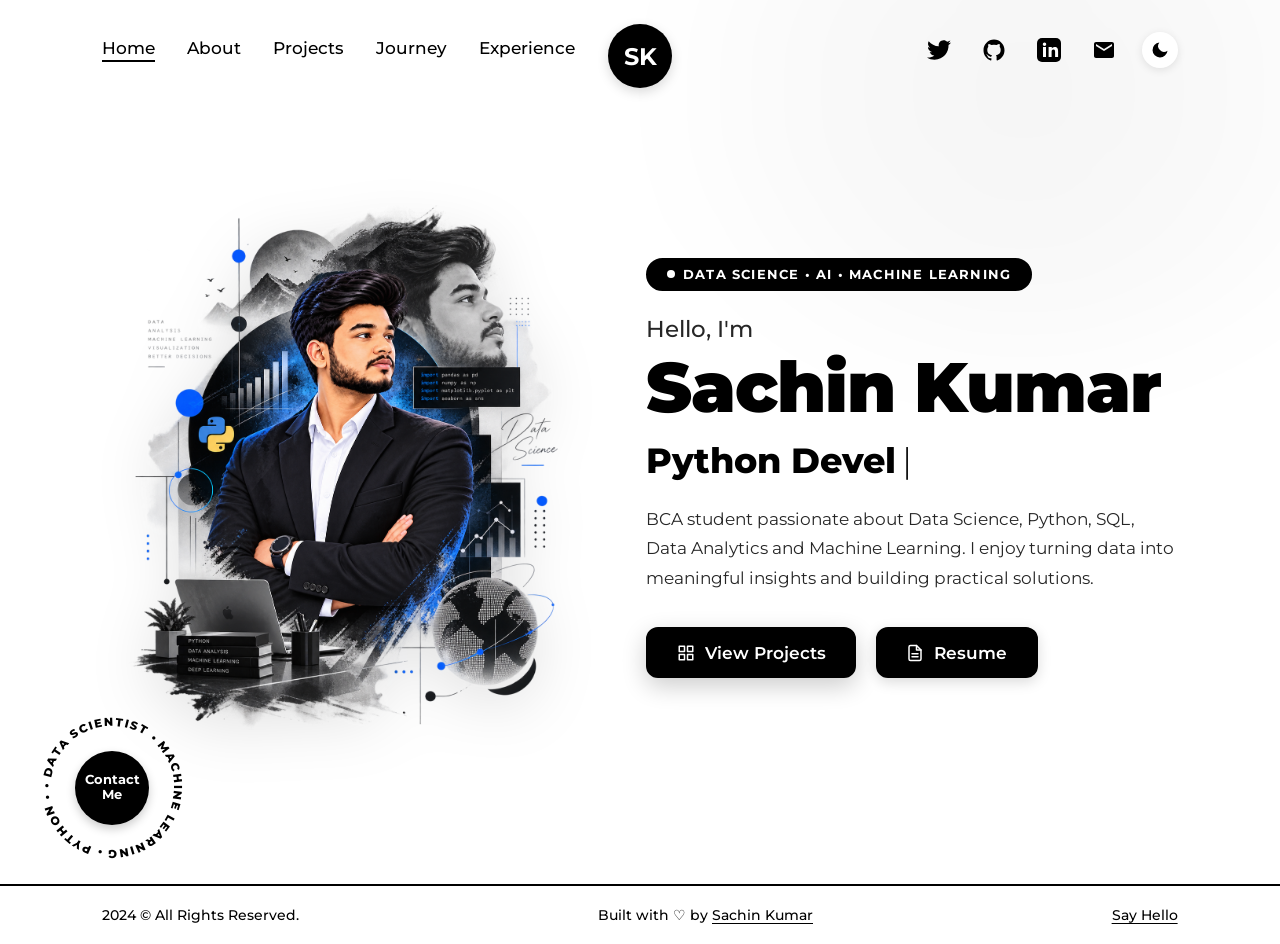
<file: home.html>
﻿<!DOCTYPE html>
<html lang="en">
<head>
    <meta charset="UTF-8">
    <meta name="viewport" content="width=device-width, initial-scale=1.0">
    <link rel="icon" type="image/svg+xml" href="favicon.svg">

    <title>Sachin Kumar | Aspiring Data Scientist & Developer</title>
    <meta name="description" content="Portfolio of Sachin Kumar, an Aspiring Data Scientist and Developer skilled in Python, SQL, Machine Learning, Power BI, and Data Analytics.">
    
    <!-- Google Fonts: Montserrat -->
    <link rel="preconnect" href="https://fonts.googleapis.com">
    <link rel="preconnect" href="https://fonts.gstatic.com" crossorigin>
    <link href="https://fonts.googleapis.com/css2?family=Montserrat:wght@300;400;500;600;700;800;900&display=swap" rel="stylesheet">
    
    <!-- External CSS & JS -->
    <link rel="stylesheet" href="style.css">
    <script src="script.js" defer></script>
</head>
<body>

    <!-- Header Navigation (Common Master Component) -->
    <header>
        <button class="mobile-menu-toggle" id="menuToggle" aria-label="Toggle Navigation">
            <span></span>
            <span></span>
            <span></span>
        </button>

        <nav class="nav-links" id="navMenu">
            <a href="home.html" class="nav-link active" data-page="home">Home</a>
            <a href="about.html" class="nav-link" data-page="about">About</a>
            <a href="projects.html" class="nav-link" data-page="projects">Projects</a>
            <a href="journey.html" class="nav-link" data-page="journey">Journey</a>
            <a href="experience.html" class="nav-link" data-page="experience">Experience</a>
        </nav>

        <!-- Center Logo Emblem -->
        <div class="logo-wrapper">
            <a href="home.html" class="logo-circle" data-page="home">SK</a>
        </div>

        <!-- Social Icons & Dark Mode -->
        <div class="header-actions">
            <!-- Twitter -->
            <a href="https://twitter.com" target="_blank" class="social-link twitter" title="Twitter">
                <svg viewBox="0 0 24 24"><path fill="currentColor" d="M24 4.557c-.883.392-1.832.656-2.828.775 1.017-.609 1.798-1.574 2.165-2.724-.951.564-2.005.974-3.127 1.195-.897-.957-2.178-1.555-3.594-1.555-3.179 0-5.515 2.966-4.797 6.045-4.091-.205-7.719-2.165-10.148-5.144-1.29 2.213-.669 5.108 1.523 6.574-.806-.026-1.566-.247-2.229-.616-.054 2.281 1.581 4.415 3.949 4.89-.693.188-1.452.232-2.224.084.626 1.956 2.444 3.379 4.6 3.419-2.07 1.623-4.678 2.348-7.29 2.04 2.179 1.397 4.768 2.212 7.548 2.212 9.142 0 14.307-7.721 13.995-14.646.962-.695 1.797-1.562 2.457-2.549z"/></svg>
            </a>
            <!-- GitHub -->
            <a href="https://github.com/Sachinkr606" target="_blank" class="social-link github" title="GitHub">
                <svg viewBox="0 0 512 512"><path fill="currentColor" d="M256 32C132.3 32 32 134.9 32 261.7c0 101.5 64.2 187.5 153.2 217.9a17.56 17.56 0 0 0 3.8.4c8.3 0 11.5-6.1 11.5-11.4 0-5.5-.2-19.9-.3-39.1a102.4 102.4 0 0 1-22.6 2.7c-43.1 0-52.9-33.5-52.9-33.5-10.2-26.5-24.9-33.6-24.9-33.6-19.5-13.7-.1-14.1 1.4-14.1h.1c22.5 2 34.3 23.8 34.3 23.8 11.2 19.6 26.2 25.1 39.6 25.1a63 63 0 0 0 25.6-6c2-14.8 7.8-24.9 14.2-30.7-49.7-5.8-102-25.5-102-113.5 0-25.1 8.7-45.6 23-61.6-2.3-5.8-10-29.2 2.2-60.8a18.64 18.64 0 0 1 5-.5c8.1 0 26.4 3.1 56.6 24.1a208.21 208.21 0 0 1 112.2 0c30.2-21 48.5-24.1 56.6-24.1a18.64 18.64 0 0 1 5 .5c12.2 31.6 4.5 55 2.2 60.8 14.3 16.1 23 36.6 23 61.6 0 88.2-52.4 107.6-102.3 113.3 8 7.1 15.2 21.1 15.2 42.5 0 30.7-.3 55.5-.3 63 0 5.4 3.1 11.5 11.4 11.5a19.35 19.35 0 0 0 4-.4C415.9 449.2 480 363.1 480 261.7 480 134.9 379.7 32 256 32Z"/></svg>
            </a>
            <!-- LinkedIn -->
            <a href="https://www.linkedin.com/in/sachinkr606/" target="_blank" class="social-link linkedin" title="LinkedIn">
                <svg viewBox="0 0 24 24">
                    <rect class="bg-rect" width="24" height="24" rx="5"/>
                    <path class="icon-path" d="M6 9h3v10H6V9zm1.5-4.5A1.75 1.75 0 109.25 6.25 1.75 1.75 0 007.5 4.5zM12 9h2.8v1.4h.04c.39-.74 1.34-1.52 2.76-1.52 2.96 0 3.5 1.95 3.5 4.48V19h-3v-4.9c0-1.17-.02-2.67-1.63-2.67-1.63 0-1.88 1.27-1.88 2.58V19h-3V9z"/>
                </svg>
            </a>
            <!-- Email -->
            <a href="https://mail.google.com/mail/?view=cm&fs=1&to=kumarsachin8207548606@gmail.com" target="_blank" class="social-link email" title="Email Sachin">
                <svg viewBox="0 0 24 24"><path fill="currentColor" d="M20 4H4c-1.1 0-1.99.9-1.99 2L2 18c0 1.1.9 2 2 2h16c1.1 0 2-.9 2-2V6c0-1.1-.9-2-2-2zm0 4l-8 5-8-5V6l8 5 8-5v2z"/></svg>
            </a>

            <!-- Theme Toggle -->
            <button class="theme-toggle-btn" id="themeToggle" onclick="toggleTheme()" aria-label="Toggle Dark Mode">
                <svg id="themeIcon" viewBox="0 0 24 24">
                    <path d="M21 12.79A9 9 0 1 1 11.21 3 7 7 0 0 0 21 12.79z"></path>
                </svg>
            </button>
        </div>
    </header>

    <!-- Dynamic Inherited Page Container -->
    <div class="page-container" id="pageContainer">
        <!-- Hero Section (Home Content) -->
        <section class="hero-section view-section" id="heroSection">
            <!-- Left Column: Portrait Artwork -->
            <div class="hero-image-col">
                <div class="portrait-container">
                    <img src="./assets/home.png" alt="Sachin Kumar" class="portrait-img">
                </div>
            </div>

            <!-- Right Column: Hero Typography & Actions -->
            <div class="hero-text-col">
                <div class="hero-tag">
                    <span class="tag-dot"></span>
                    <span>DATA SCIENCE • AI • MACHINE LEARNING</span>
                </div>
                <div class="hero-greeting">Hello, I'm</div>
                <h1 class="hero-headline">Sachin <span class="gradient-name">Kumar</span></h1>
                <div class="hero-typed-heading">
                    <span id="typed-text" class="dynamic-typed">Python Developer</span><span class="type-cursor">|</span>
                </div>
                <p class="hero-desc-text">
                    BCA student passionate about Data Science, Python, SQL, Data Analytics and Machine Learning. I enjoy turning data into meaningful insights and building practical solutions.
                </p>
                <div class="hero-actions">
                    <a href="projects.html" class="btn-view-projects" data-page="projects">
                        <svg viewBox="0 0 24 24" width="18" height="18" fill="none" stroke="currentColor" stroke-width="2" stroke-linecap="round" stroke-linejoin="round">
                            <rect x="3" y="3" width="7" height="7"></rect>
                            <rect x="14" y="3" width="7" height="7"></rect>
                            <rect x="14" y="14" width="7" height="7"></rect>
                            <rect x="3" y="14" width="7" height="7"></rect>
                        </svg>
                        <span>View Projects</span>
                    </a>
                    <button class="btn-resume-dark" onclick="openResumeModal()" title="View Resume">
                        <svg viewBox="0 0 24 24" width="18" height="18" fill="none" stroke="currentColor" stroke-width="2" stroke-linecap="round" stroke-linejoin="round">
                            <path d="M14 2H6a2 2 0 0 0-2 2v16a2 2 0 0 0 2 2h12a2 2 0 0 0 2-2V8z"></path>
                            <polyline points="14 2 14 8 20 8"></polyline>
                            <line x1="16" y1="13" x2="8" y2="13"></line>
                            <line x1="16" y1="17" x2="8" y2="17"></line>
                        </svg>
                        <span>Resume</span>
                    </button>
                </div>
            </div>
        </section>
    </div>

    <!-- Floating Circular "Contact Me" Badge (Common Component) -->
    <div class="floating-hire-badge">
        <svg class="spinning-svg" viewBox="0 0 160 160">
            <path id="badgeCirclePath" d="M 80, 80 m -62, 0 a 62,62 0 1,1 124,0 a 62,62 0 1,1 -124,0" fill="none"/>
            <text class="spinning-text">
                <textPath href="#badgeCirclePath" startOffset="0%" textLength="385" lengthAdjust="spacing">
                    • DATA SCIENTIST • MACHINE LEARNING • PYTHON •
                </textPath>
            </text>
        </svg>
        <a href="contact.html" class="badge-center-link" data-page="contact">Contact<br>Me</a>
    </div>

    <!-- Resume Dark Popup Modal -->
    <div class="modal-overlay" id="resumeModal" onclick="if(event.target === this) closeResumeModal()">
        <div class="resume-modal-card">
            <button class="resume-modal-close" onclick="closeResumeModal()" aria-label="Close">&times;</button>
            <div class="resume-modal-body">
                <h1 class="rm-name">SACHIN KUMAR</h1>
                <p class="rm-title">DATA SCIENCE INTERN | ASPIRING DATA SCIENTIST | PYTHON | SQL | POWER BI | DATA ANALYSIS</p>
                <p class="rm-contact">
                    Jamshedpur, Jharkhand | kumarsachin8207548606@gmail.com<br>
                    GitHub: <a href="https://github.com/Sachinkr606" target="_blank">github.com/Sachinkr606</a> &nbsp;|&nbsp;
                    LinkedIn: <a href="https://linkedin.com/in/sachinkr606/" target="_blank">linkedin.com/in/sachinkr606/</a>
                </p>

                <!-- About -->
                <div class="rm-section">
                    <h2 class="rm-section-title"><span class="rm-icon">👤</span> About Me</h2>
                    <p>BCA student and Data Science Intern with hands-on expertise in Python, SQL, Machine Learning, Power BI, Excel, and data analytics. Focused on applying data-driven strategies and AI/ML algorithms to deliver actionable insights.</p>
                </div>

                <!-- Education -->
                <div class="rm-section">
                    <h2 class="rm-section-title"><span class="rm-icon">🎓</span> Education</h2>
                    <ul class="rm-list">
                        <li><strong>BCA (Bachelor of Computer Applications)</strong> — Srinath University, Jamshedpur | 2024–Present | 69.05%</li>
                        <li><strong>Class XII (Science)</strong> — Punyark Vidya Mandir, Pundarakh, Bihar | 2022–2024 | 48.9%</li>
                        <li><strong>Class X (Science)</strong> — Vidya Jyoti School, Gamharia, Jamshedpur | 2017–2022 | 64.75%</li>
                    </ul>
                </div>

                <!-- Experience -->
                <div class="rm-section">
                    <h2 class="rm-section-title"><span class="rm-icon">💼</span> Experience</h2>
                    <div class="rm-item">
                        <div class="rm-item-header"><strong>Data Science Intern</strong> — Vizztal Academy, Jamshedpur | July 2026–Present</div>
                        <ul class="rm-list">
                            <li>Processed, cleaned, and modeled 50,000+ rows of data using Python and SQL, improving pipeline efficiency by 35%.</li>
                            <li>Trained and validated 4+ machine learning models achieving up to 88% accuracy.</li>
                            <li>Built 3+ dynamic Power BI dashboards tracking 10+ operational KPIs.</li>
                        </ul>
                    </div>
                    <div class="rm-item" style="margin-top: 0.8rem;">
                        <div class="rm-item-header"><strong>Data Analytics Practical Training</strong> — Venturing Digitally | 7-Day Workshop</div>
                        <ul class="rm-list">
                            <li>Mastered real-world analytics workflows, data visualization, and MySQL data modeling.</li>
                        </ul>
                    </div>
                </div>

                <!-- Projects -->
                <div class="rm-section">
                    <h2 class="rm-section-title"><span class="rm-icon">🚀</span> Projects</h2>
                    <div class="rm-item">
                        <div class="rm-item-header"><strong>Amazon Product Sales Analytics</strong> <span class="rm-tag">Power BI | SQL | Python</span></div>
                        <ul class="rm-list">
                            <li>Exploratory data analysis of 10,000+ products examining pricing, discounts, and customer ratings.</li>
                        </ul>
                    </div>
                    <div class="rm-item" style="margin-top: 0.8rem;">
                        <div class="rm-item-header"><strong>Spotify Songs Analytics Dashboard</strong> <span class="rm-tag">Python | Power BI</span></div>
                        <ul class="rm-list">
                            <li>Comprehensive analysis and visualization of track features influencing viral popularity.</li>
                        </ul>
                    </div>
                </div>

                <!-- Technical Skills -->
                <div class="rm-section">
                    <h2 class="rm-section-title"><span class="rm-icon">🛠️</span> Technical Skills</h2>
                    <div class="rm-skills-grid">
                        <div class="rm-skill-item"><strong>Programming</strong><br>Python, C, C++</div>
                        <div class="rm-skill-item"><strong>Data & Analytics</strong><br>EDA, Data Cleaning, Statistical Analysis</div>
                        <div class="rm-skill-item"><strong>Databases</strong><br>SQL, MySQL</div>
                        <div class="rm-skill-item"><strong>Visualization</strong><br>Power BI, Excel, Matplotlib, Seaborn</div>
                        <div class="rm-skill-item"><strong>AI / ML</strong><br>Scikit-Learn, Predictive Modeling</div>
                        <div class="rm-skill-item"><strong>Tools</strong><br>Git, GitHub, Jupyter Notebook</div>
                    </div>
                </div>

                <!-- Certifications -->
                <div class="rm-section">
                    <h2 class="rm-section-title"><span class="rm-icon">🏆</span> Certifications</h2>
                    <ul class="rm-list">
                        <li>AWS AI Practitioner Challenge — Amazon Web Services</li>
                        <li>Microsoft Excel with AI Masterclass — Skill Course</li>
                        <li>Basic Data Science and Artificial Intelligence — Feuchr School of Excellence</li>
                    </ul>
                </div>
            </div>

            <!-- Footer Actions -->
            <div class="resume-modal-footer">
                <button class="btn-close-secondary" onclick="closeResumeModal()">Close</button>
                <a href="Sachinkr606resume.pdf" download="Sachin_Kumar_Resume.pdf" class="btn-download-pdf">
                    <svg viewBox="0 0 24 24"><path d="M21 15v4a2 2 0 0 1-2 2H5a2 2 0 0 1-2-2v-4"></path><polyline points="7 10 12 15 17 10"></polyline><line x1="12" y1="15" x2="12" y2="3"></line></svg>
                    <span>Download Resume PDF</span>
                </a>
            </div>
        </div>
    </div>


    <!-- Footer (Common Component) -->
    <footer>
        <span>2024 © All Rights Reserved.</span>
        <div>Built with <span style="color: var(--primary);">♡</span> by <a href="https://sachinkr606.github.io/" target="_blank">Sachin Kumar</a></div>
        <a href="contact.html" data-page="contact">Say Hello</a>
    </footer>

</body>
</html>
</file>
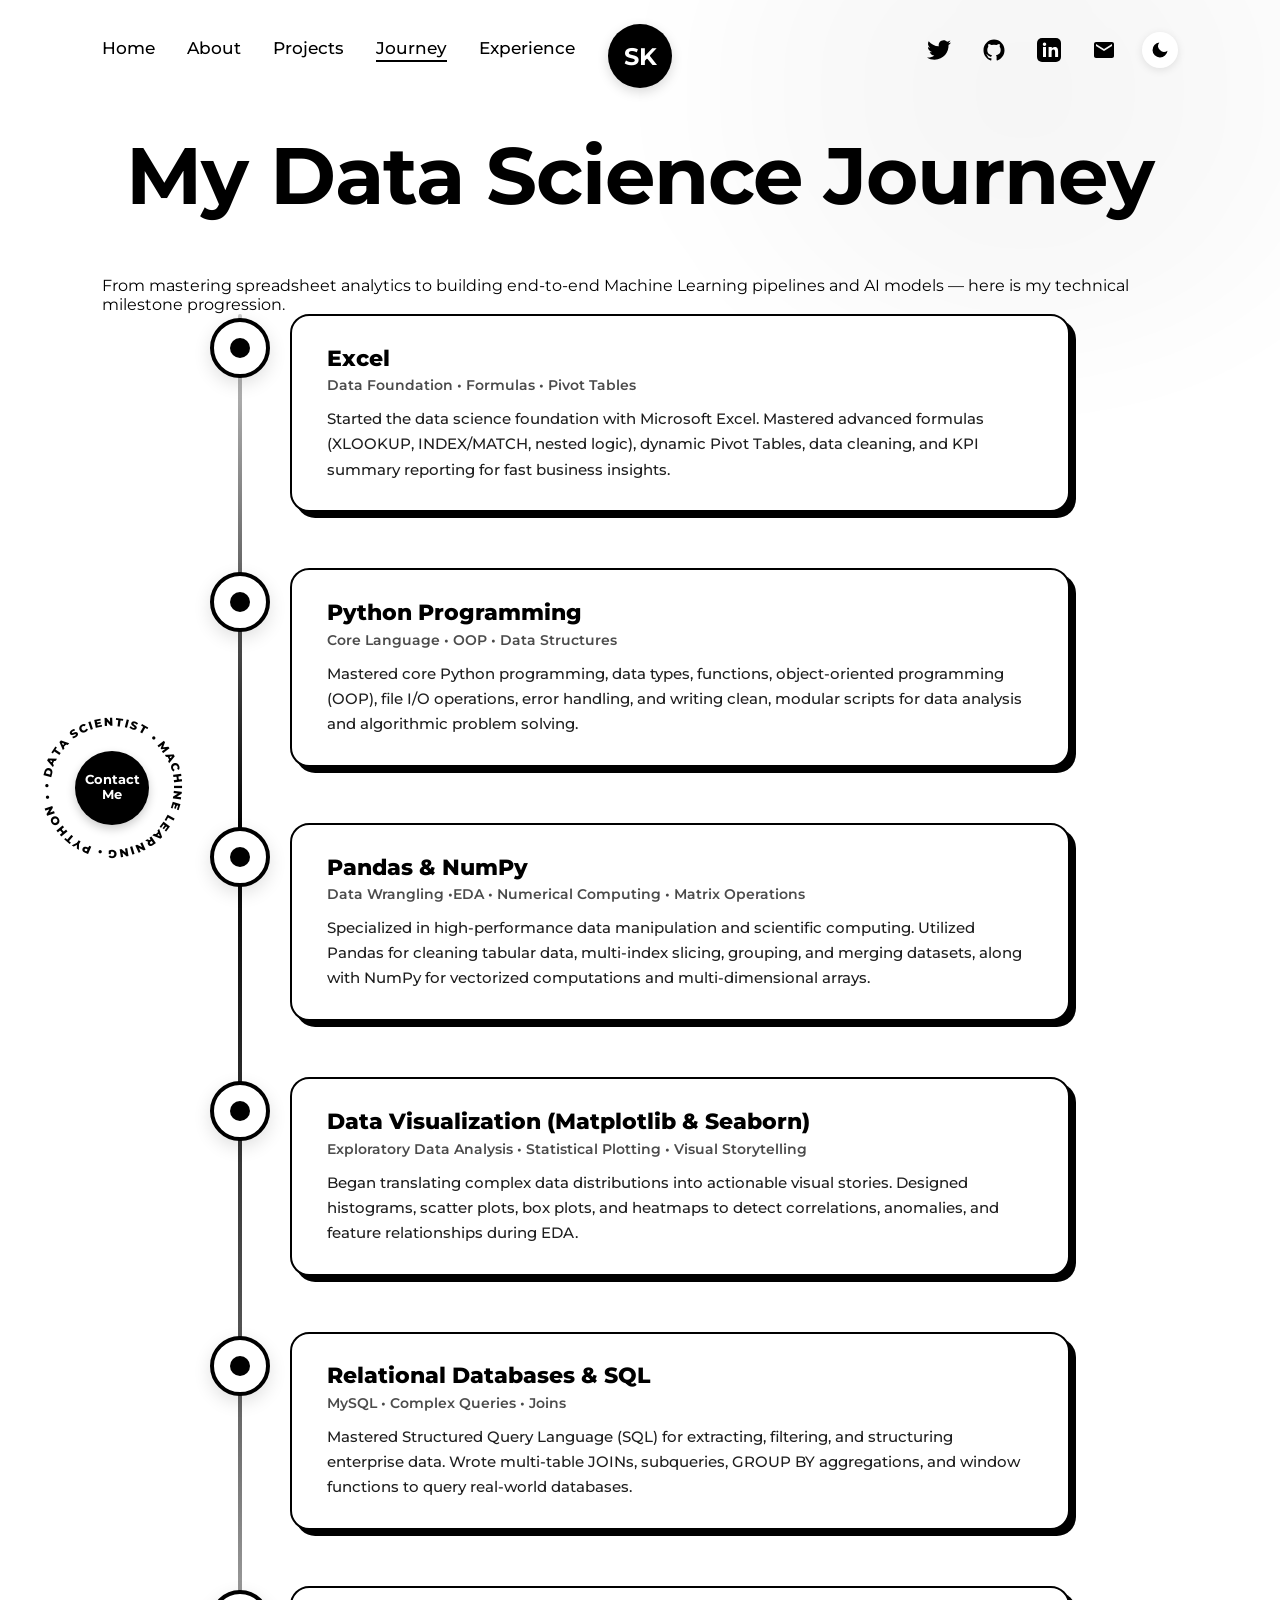
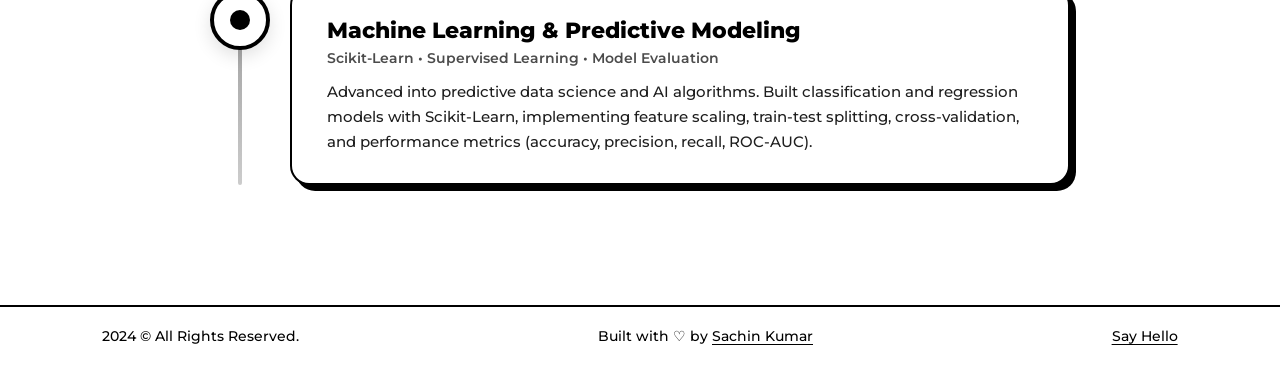
<file: journey.html>
﻿<!DOCTYPE html>
<html lang="en">
<head>
    <meta charset="UTF-8">
    <meta name="viewport" content="width=device-width, initial-scale=1.0">
    <link rel="icon" type="image/svg+xml" href="favicon.svg">

    <title>My Data Science Journey | Sachin Kumar - Data Scientist</title>
    <meta name="description" content="Read about Sachin Kumar's learning journey in Data Science, AI, and software engineering.">
    <link rel="preconnect" href="https://fonts.googleapis.com">
    <link rel="preconnect" href="https://fonts.gstatic.com" crossorigin>
    <link href="https://fonts.googleapis.com/css2?family=Montserrat:wght@300;400;500;600;700;800;900&display=swap" rel="stylesheet">
    <link rel="stylesheet" href="style.css">
    <script src="script.js" defer></script>
</head>
<body>

    <!-- Header Navigation -->
    <header>
        <button class="mobile-menu-toggle" id="menuToggle" aria-label="Toggle Navigation">
            <span></span>
            <span></span>
            <span></span>
        </button>

        <nav class="nav-links" id="navMenu">
            <a href="home.html" class="nav-link">Home</a>
            <a href="about.html" class="nav-link">About</a>
            <a href="projects.html" class="nav-link">Projects</a>
            <a href="journey.html" class="nav-link active">Journey</a>
            <a href="experience.html" class="nav-link">Experience</a>
        </nav>

        <!-- Center Logo Emblem -->
        <div class="logo-wrapper">
            <a href="home.html" class="logo-circle">SK</a>
        </div>

        <!-- Social Icons & Dark Mode -->
        <div class="header-actions">
            <a href="https://twitter.com" target="_blank" class="social-link twitter" title="Twitter">
                <svg viewBox="0 0 24 24"><path fill="currentColor" d="M24 4.557c-.883.392-1.832.656-2.828.775 1.017-.609 1.798-1.574 2.165-2.724-.951.564-2.005.974-3.127 1.195-.897-.957-2.178-1.555-3.594-1.555-3.179 0-5.515 2.966-4.797 6.045-4.091-.205-7.719-2.165-10.148-5.144-1.29 2.213-.669 5.108 1.523 6.574-.806-.026-1.566-.247-2.229-.616-.054 2.281 1.581 4.415 3.949 4.89-.693.188-1.452.232-2.224.084.626 1.956 2.444 3.379 4.6 3.419-2.07 1.623-4.678 2.348-7.29 2.04 2.179 1.397 4.768 2.212 7.548 2.212 9.142 0 14.307-7.721 13.995-14.646.962-.695 1.797-1.562 2.457-2.549z"/></svg>
            </a>
            <a href="https://github.com/Sachinkr606" target="_blank" class="social-link github" title="GitHub">
                <svg viewBox="0 0 512 512"><path fill="currentColor" d="M256 32C132.3 32 32 134.9 32 261.7c0 101.5 64.2 187.5 153.2 217.9a17.56 17.56 0 0 0 3.8.4c8.3 0 11.5-6.1 11.5-11.4 0-5.5-.2-19.9-.3-39.1a102.4 102.4 0 0 1-22.6 2.7c-43.1 0-52.9-33.5-52.9-33.5-10.2-26.5-24.9-33.6-24.9-33.6-19.5-13.7-.1-14.1 1.4-14.1h.1c22.5 2 34.3 23.8 34.3 23.8 11.2 19.6 26.2 25.1 39.6 25.1a63 63 0 0 0 25.6-6c2-14.8 7.8-24.9 14.2-30.7-49.7-5.8-102-25.5-102-113.5 0-25.1 8.7-45.6 23-61.6-2.3-5.8-10-29.2 2.2-60.8a18.64 18.64 0 0 1 5-.5c8.1 0 26.4 3.1 56.6 24.1a208.21 208.21 0 0 1 112.2 0c30.2-21 48.5-24.1 56.6-24.1a18.64 18.64 0 0 1 5 .5c12.2 31.6 4.5 55 2.2 60.8 14.3 16.1 23 36.6 23 61.6 0 88.2-52.4 107.6-102.3 113.3 8 7.1 15.2 21.1 15.2 42.5 0 30.7-.3 55.5-.3 63 0 5.4 3.1 11.5 11.4 11.5a19.35 19.35 0 0 0 4-.4C415.9 449.2 480 363.1 480 261.7 480 134.9 379.7 32 256 32Z"/></svg>
            </a>
            <a href="https://www.linkedin.com/in/sachinkr606/" target="_blank" class="social-link linkedin" title="LinkedIn">
                <svg viewBox="0 0 24 24">
                    <rect class="bg-rect" width="24" height="24" rx="5"/>
                    <path class="icon-path" d="M6 9h3v10H6V9zm1.5-4.5A1.75 1.75 0 109.25 6.25 1.75 1.75 0 007.5 4.5zM12 9h2.8v1.4h.04c.39-.74 1.34-1.52 2.76-1.52 2.96 0 3.5 1.95 3.5 4.48V19h-3v-4.9c0-1.17-.02-2.67-1.63-2.67-1.63 0-1.88 1.27-1.88 2.58V19h-3V9z"/>
                </svg>
            </a>
            <a href="https://mail.google.com/mail/?view=cm&fs=1&to=kumarsachin8207548606@gmail.com" target="_blank" class="social-link email" title="Email Sachin">
                <svg viewBox="0 0 24 24"><path fill="currentColor" d="M20 4H4c-1.1 0-1.99.9-1.99 2L2 18c0 1.1.9 2 2 2h16c1.1 0 2-.9 2-2V6c0-1.1-.9-2-2-2zm0 4l-8 5-8-5V6l8 5 8-5v2z"/></svg>
            </a>

            <button class="theme-toggle-btn" id="themeToggle" onclick="toggleTheme()" aria-label="Toggle Dark Mode">
                <svg id="themeIcon" viewBox="0 0 24 24">
                    <path d="M21 12.79A9 9 0 1 1 11.21 3 7 7 0 0 0 21 12.79z"></path>
                </svg>
            </button>
        </div>
    </header>

    <!-- Main Content Area -->
    <div class="page-container" id="pageContainer">
        <section class="view-section">
            <h1 class="page-title">My Data Science Journey</h1>
            <p class="section-intro">From mastering spreadsheet analytics to building end-to-end Machine Learning pipelines and AI models — here is my technical milestone progression.</p>

            <div class="timeline-wrapper">
                <div class="timeline-line"></div>

                <!-- Milestone 1: Excel -->
                <div class="timeline-item">
                    <div class="timeline-bullet"></div>
                    <div class="timeline-content">
                        <h3>Excel</h3>
                        <span class="timeline-meta">Data Foundation &bull; Formulas &bull; Pivot Tables</span>
                        <p class="timeline-desc">Started the data science foundation with Microsoft Excel. Mastered advanced formulas (XLOOKUP, INDEX/MATCH, nested logic), dynamic Pivot Tables, data cleaning, and KPI summary reporting for fast business insights.</p>
                    </div>
                </div>

                <!-- Milestone 2: Python -->
                <div class="timeline-item">
                    <div class="timeline-bullet"></div>
                    <div class="timeline-content">
                        <h3>Python Programming</h3>
                        <span class="timeline-meta">Core Language &bull; OOP &bull; Data Structures</span>
                        <p class="timeline-desc">Mastered core Python programming, data types, functions, object-oriented programming (OOP), file I/O operations, error handling, and writing clean, modular scripts for data analysis and algorithmic problem solving.</p>
                    </div>
                </div>

                <!-- Milestone 3: Pandas & NumPy -->
                <div class="timeline-item">
                    <div class="timeline-bullet"></div>
                    <div class="timeline-content">
                        <h3>Pandas &amp; NumPy</h3>
                        <span class="timeline-meta">Data Wrangling &bull;EDA &bull; Numerical Computing &bull; Matrix Operations</span>
                        <p class="timeline-desc">Specialized in high-performance data manipulation and scientific computing. Utilized Pandas for cleaning tabular data, multi-index slicing, grouping, and merging datasets, along with NumPy for vectorized computations and multi-dimensional arrays.</p>
                    </div>
                </div>

                <!-- Milestone 4: Matplotlib & Seaborn -->
                <div class="timeline-item">
                    <div class="timeline-bullet"></div>
                    <div class="timeline-content">
                        <h3>Data Visualization (Matplotlib &amp; Seaborn)</h3>
                        <span class="timeline-meta">Exploratory Data Analysis &bull; Statistical Plotting &bull; Visual Storytelling</span>
                        <p class="timeline-desc">Began translating complex data distributions into actionable visual stories. Designed histograms, scatter plots, box plots, and heatmaps to detect correlations, anomalies, and feature relationships during EDA.</p>
                    </div>
                </div>

                <!-- Milestone 5: SQL & Relational Databases -->
                <div class="timeline-item">
                    <div class="timeline-bullet"></div>
                    <div class="timeline-content">
                        <h3>Relational Databases &amp; SQL</h3>
                        <span class="timeline-meta">MySQL &bull; Complex Queries &bull; Joins</span>
                        <p class="timeline-desc">Mastered Structured Query Language (SQL) for extracting, filtering, and structuring enterprise data. Wrote multi-table JOINs, subqueries, GROUP BY aggregations, and window functions to query real-world databases.</p>
                    </div>
                </div>

                <!-- Milestone 6: Machine Learning & Predictive Modeling -->
                <div class="timeline-item">
                    <div class="timeline-bullet"></div>
                    <div class="timeline-content">
                        <h3>Machine Learning &amp; Predictive Modeling</h3>
                        <span class="timeline-meta">Scikit-Learn &bull; Supervised Learning &bull; Model Evaluation</span>
                        <p class="timeline-desc">Advanced into predictive data science and AI algorithms. Built classification and regression models with Scikit-Learn, implementing feature scaling, train-test splitting, cross-validation, and performance metrics (accuracy, precision, recall, ROC-AUC).</p>
                    </div>
                </div>

            </div>
        </section>
    </div>

    <!-- Floating Circular "Contact Me" Badge -->
    <div class="floating-hire-badge">
        <svg class="spinning-svg" viewBox="0 0 160 160">
            <path id="badgeCirclePath" d="M 80, 80 m -62, 0 a 62,62 0 1,1 124,0 a 62,62 0 1,1 -124,0" fill="none"/>
            <text class="spinning-text">
                <textPath href="#badgeCirclePath" startOffset="0%" textLength="385" lengthAdjust="spacing">
                    &bull; DATA SCIENTIST &bull; MACHINE LEARNING &bull; PYTHON &bull;
                </textPath>
            </text>
        </svg>
        <a href="contact.html" class="badge-center-link">Contact<br>Me</a>
    </div>

    <!-- Resume Dark Popup Modal -->
    <div class="modal-overlay" id="resumeModal" onclick="if(event.target === this) closeResumeModal()">
        <div class="resume-modal-card">
            <button class="resume-modal-close" onclick="closeResumeModal()" aria-label="Close">&times;</button>
            <div class="resume-modal-body">
                <h1 class="rm-name">SACHIN KUMAR</h1>
                <p class="rm-title">DATA SCIENCE INTERN | ASPIRING DATA SCIENTIST | PYTHON | SQL | POWER BI | DATA ANALYSIS</p>
                <p class="rm-contact">Jamshedpur, Jharkhand | kumarsachin8207548606@gmail.com<br>
                    GitHub: <a href="https://github.com/Sachinkr606" target="_blank">github.com/Sachinkr606</a> &nbsp;|&nbsp;
                    LinkedIn: <a href="https://linkedin.com/in/sachinkr606/" target="_blank">linkedin.com/in/sachinkr606/</a></p>
                <div class="rm-section"><h2 class="rm-section-title">&#128100; About Me</h2><p>BCA student and Data Science Intern with hands-on expertise in Python, SQL, Machine Learning, Power BI, Excel, and data analytics. Focused on applying data-driven strategies and AI/ML algorithms to deliver actionable insights.</p></div>
                <div class="rm-section"><h2 class="rm-section-title">&#127891; Education</h2><ul class="rm-list"><li><strong>BCA</strong> — Srinath University, Jamshedpur | 2024–Present | 69.05%</li><li><strong>Class XII</strong> — Punyark Vidya Mandir, Bihar | 2022–2024 | 48.9%</li><li><strong>Class X</strong> — Vidya Jyoti School, Jamshedpur | 2017–2022 | 64.75%</li></ul></div>
                <div class="rm-section"><h2 class="rm-section-title">&#128188; Experience</h2><div class="rm-item"><div class="rm-item-header"><strong>Data Science Intern</strong> — Vizztal Academy, Jamshedpur | July 2026–Present</div><ul class="rm-list"><li>Processed 50,000+ rows using Python and SQL, improving pipeline efficiency by 35%.</li><li>Trained 4+ ML models achieving up to 88% accuracy.</li><li>Built 3+ Power BI dashboards tracking 10+ KPIs.</li></ul></div></div>
                <div class="rm-section"><h2 class="rm-section-title">&#128640; Projects</h2><div class="rm-item"><div class="rm-item-header"><strong>Amazon Product Sales Analytics</strong> <span class="rm-tag">Power BI | SQL | Python</span></div><ul class="rm-list"><li>Analyzed 10,000+ product records for sales, ratings, and discount trends.</li></ul></div><div class="rm-item" style="margin-top:.75rem;"><div class="rm-item-header"><strong>Spotify Songs Analytics Dashboard</strong> <span class="rm-tag">Python | Power BI</span></div><ul class="rm-list"><li>Dashboard analyzing Spotify audio features and streaming performance metrics.</li></ul></div></div>
                <div class="rm-section"><h2 class="rm-section-title">&#128296; Technical Skills</h2><div class="rm-skills-grid"><div class="rm-skill-item"><strong>Programming</strong><br>Python, C, C++</div><div class="rm-skill-item"><strong>Data & Analytics</strong><br>EDA, Data Cleaning, Statistics</div><div class="rm-skill-item"><strong>Databases</strong><br>SQL, MySQL</div><div class="rm-skill-item"><strong>Visualization</strong><br>Power BI, Excel, Matplotlib</div><div class="rm-skill-item"><strong>AI / ML</strong><br>Scikit-Learn, Predictive Modeling</div><div class="rm-skill-item"><strong>Tools</strong><br>Git, GitHub, Jupyter</div></div></div>
                <div class="rm-section"><h2 class="rm-section-title">&#127942; Certifications</h2><ul class="rm-list"><li>AWS AI Practitioner Challenge — Amazon Web Services</li><li>Microsoft Excel with AI Masterclass</li><li>Basic Data Science and AI — Feuchr School of Excellence</li></ul></div>
            </div>
            <div class="resume-modal-footer">
                <button class="btn-close-secondary" onclick="closeResumeModal()">Close</button>
                <a href="Sachinkr606resume.pdf" download="Sachin_Kumar_Resume.pdf" class="btn-download-pdf">
                    <svg viewBox="0 0 24 24"><path d="M21 15v4a2 2 0 0 1-2 2H5a2 2 0 0 1-2-2v-4"></path><polyline points="7 10 12 15 17 10"></polyline><line x1="12" y1="15" x2="12" y2="3"></line></svg>
                    <span>Download Resume PDF</span>
                </a>
            </div>
        </div>
    </div>

    <!-- Footer -->
    <footer>
        <span>2024 © All Rights Reserved.</span>
        <div>Built with <span style="color: var(--primary);">♡</span> by <a href="https://sachinkr606.github.io/" target="_blank">Sachin Kumar</a></div>
        <a href="contact.html">Say Hello</a>
    </footer>

</body>
</html>
</file>
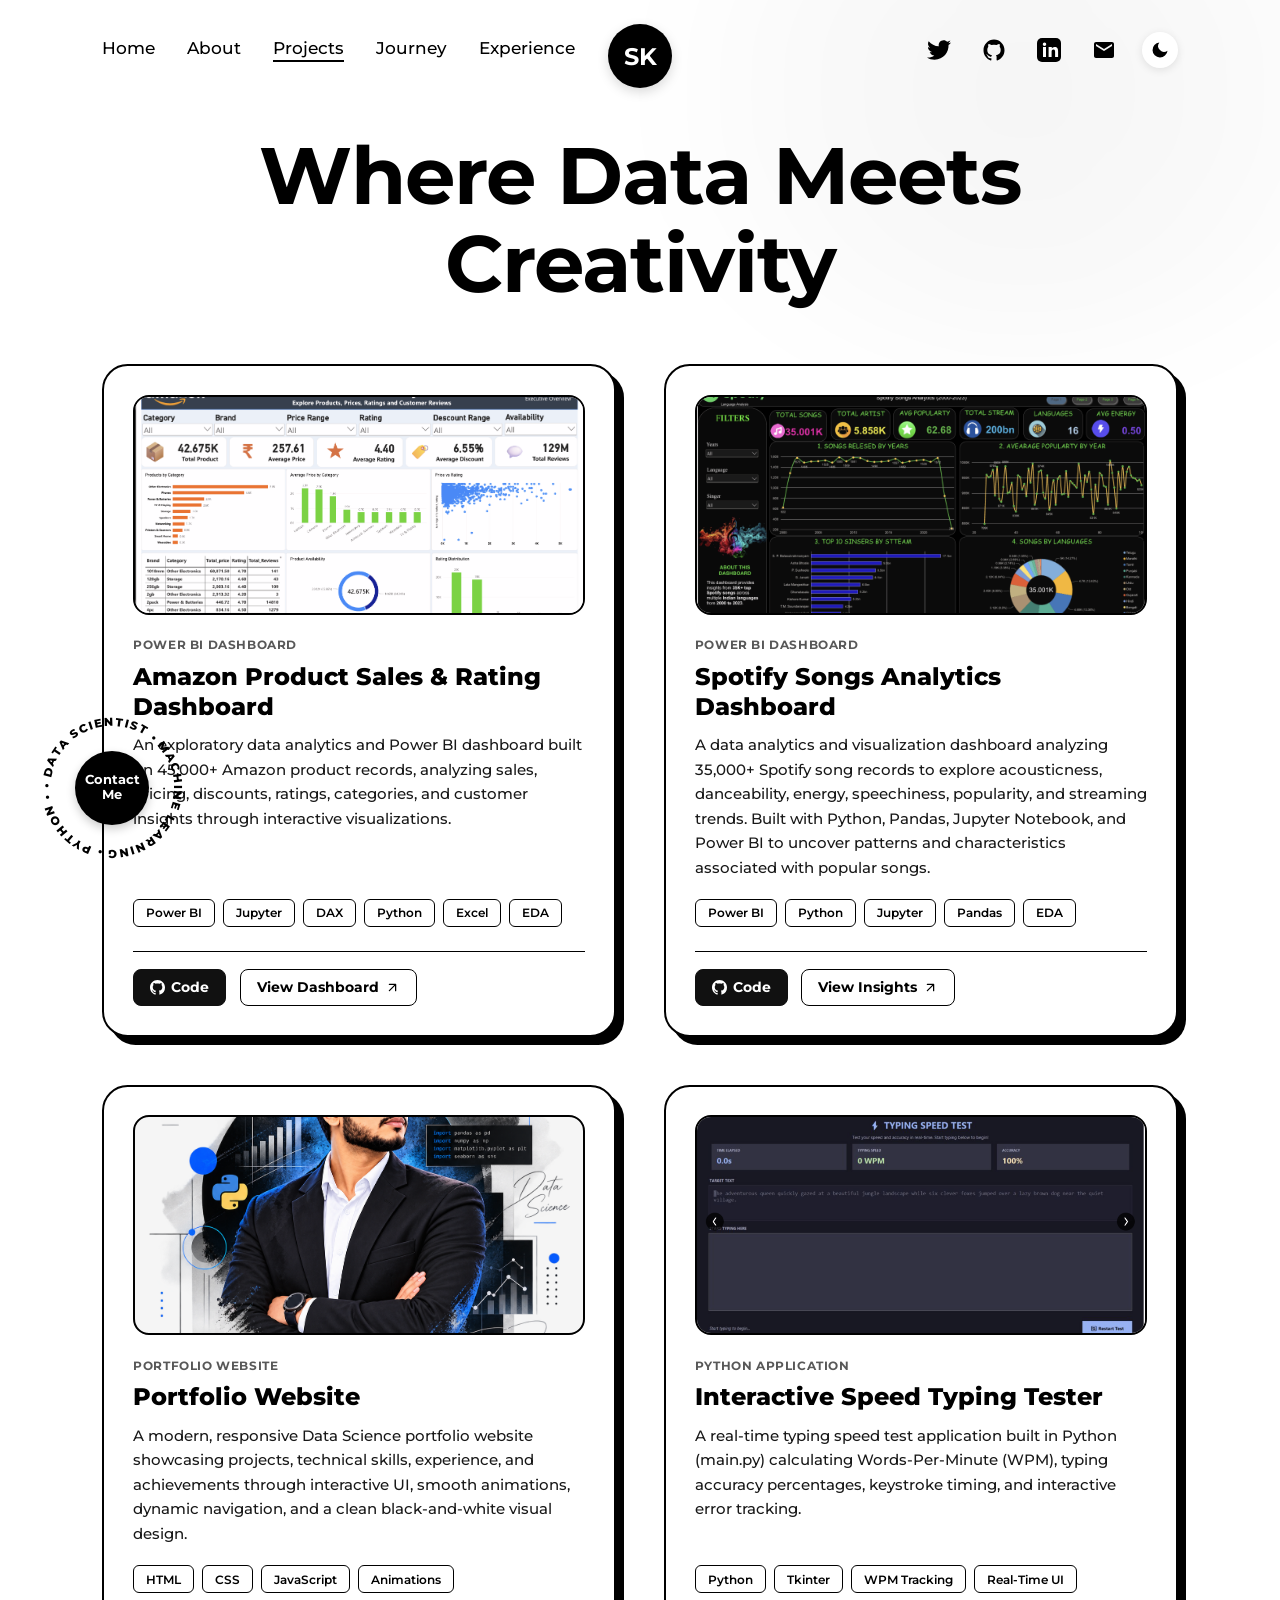
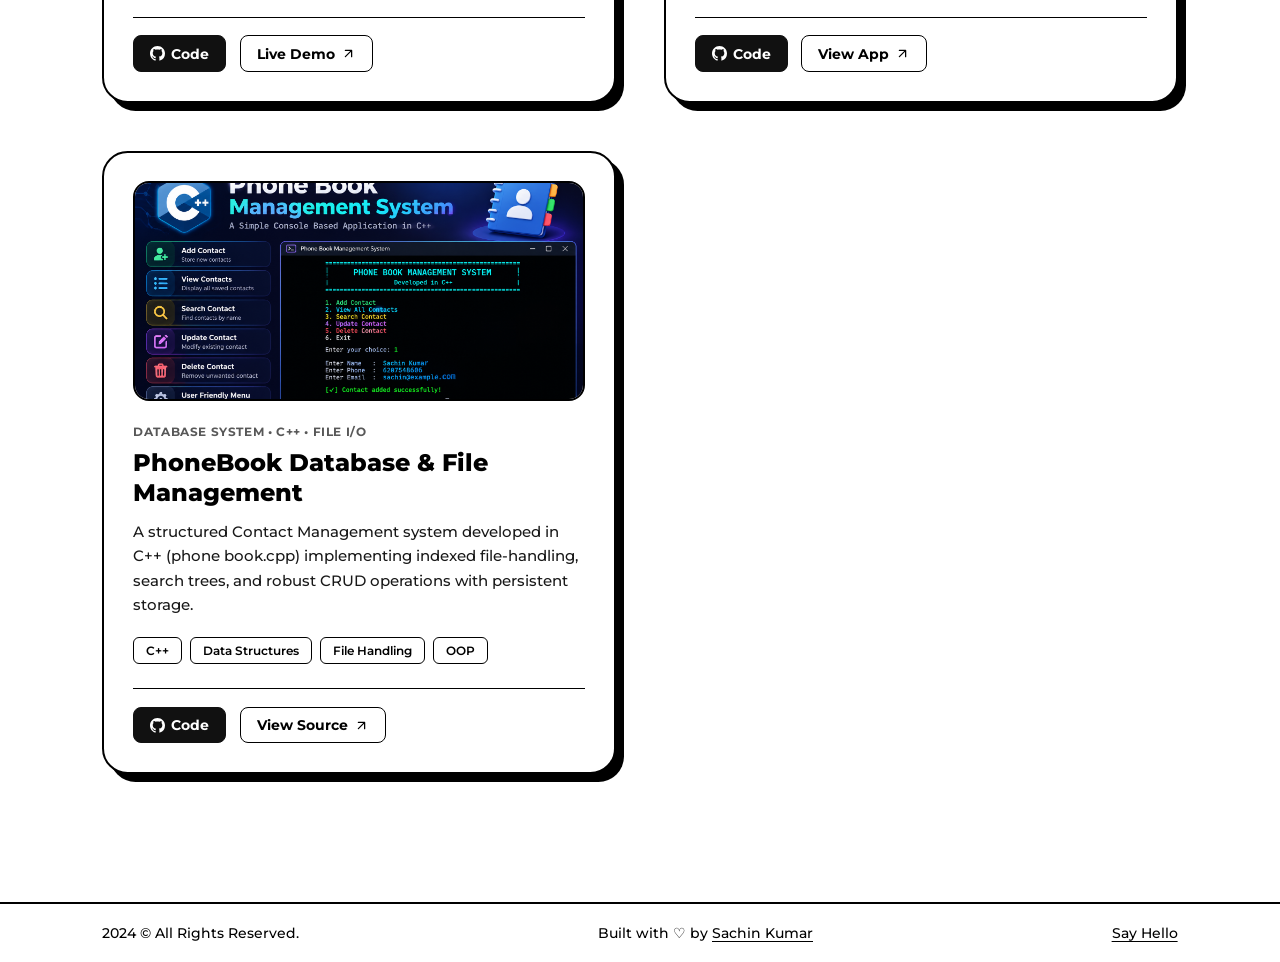
<file: projects.html>
<!DOCTYPE html>
<html lang="en">
<head>
    <meta charset="UTF-8">
    <meta name="viewport" content="width=device-width, initial-scale=1.0">
    <link rel="icon" type="image/svg+xml" href="favicon.svg">

    <title>Projects | Sachin Kumar - Data Scientist</title>
    <meta name="description" content="Explore featured Data Science, Machine Learning, Python, and SQL projects by Sachin Kumar.">
    <link rel="preconnect" href="https://fonts.googleapis.com">
    <link rel="preconnect" href="https://fonts.gstatic.com" crossorigin>
    <link href="https://fonts.googleapis.com/css2?family=Montserrat:wght@300;400;500;600;700;800;900&display=swap" rel="stylesheet">
    <link rel="stylesheet" href="style.css">
    <script src="script.js" defer></script>
</head>
<body>

    <!-- Header Navigation -->
    <header>
        <button class="mobile-menu-toggle" id="menuToggle" aria-label="Toggle Navigation">
            <span></span>
            <span></span>
            <span></span>
        </button>

        <nav class="nav-links" id="navMenu">
            <a href="home.html" class="nav-link">Home</a>
            <a href="about.html" class="nav-link">About</a>
            <a href="projects.html" class="nav-link active">Projects</a>
            <a href="journey.html" class="nav-link">Journey</a>
            <a href="experience.html" class="nav-link">Experience</a>
        </nav>

        <!-- Center Logo Emblem -->
        <div class="logo-wrapper">
            <a href="home.html" class="logo-circle">SK</a>
        </div>

        <!-- Social Icons & Dark Mode -->
        <div class="header-actions">
            <a href="https://twitter.com" target="_blank" class="social-link twitter" title="Twitter">
                <svg viewBox="0 0 24 24"><path fill="currentColor" d="M24 4.557c-.883.392-1.832.656-2.828.775 1.017-.609 1.798-1.574 2.165-2.724-.951.564-2.005.974-3.127 1.195-.897-.957-2.178-1.555-3.594-1.555-3.179 0-5.515 2.966-4.797 6.045-4.091-.205-7.719-2.165-10.148-5.144-1.29 2.213-.669 5.108 1.523 6.574-.806-.026-1.566-.247-2.229-.616-.054 2.281 1.581 4.415 3.949 4.89-.693.188-1.452.232-2.224.084.626 1.956 2.444 3.379 4.6 3.419-2.07 1.623-4.678 2.348-7.29 2.04 2.179 1.397 4.768 2.212 7.548 2.212 9.142 0 14.307-7.721 13.995-14.646.962-.695 1.797-1.562 2.457-2.549z"/></svg>
            </a>
            <a href="https://github.com/Sachinkr606" target="_blank" class="social-link github" title="GitHub">
                <svg viewBox="0 0 512 512"><path fill="currentColor" d="M256 32C132.3 32 32 134.9 32 261.7c0 101.5 64.2 187.5 153.2 217.9a17.56 17.56 0 0 0 3.8.4c8.3 0 11.5-6.1 11.5-11.4 0-5.5-.2-19.9-.3-39.1a102.4 102.4 0 0 1-22.6 2.7c-43.1 0-52.9-33.5-52.9-33.5-10.2-26.5-24.9-33.6-24.9-33.6-19.5-13.7-.1-14.1 1.4-14.1h.1c22.5 2 34.3 23.8 34.3 23.8 11.2 19.6 26.2 25.1 39.6 25.1a63 63 0 0 0 25.6-6c2-14.8 7.8-24.9 14.2-30.7-49.7-5.8-102-25.5-102-113.5 0-25.1 8.7-45.6 23-61.6-2.3-5.8-10-29.2 2.2-60.8a18.64 18.64 0 0 1 5-.5c8.1 0 26.4 3.1 56.6 24.1a208.21 208.21 0 0 1 112.2 0c30.2-21 48.5-24.1 56.6-24.1a18.64 18.64 0 0 1 5 .5c12.2 31.6 4.5 55 2.2 60.8 14.3 16.1 23 36.6 23 61.6 0 88.2-52.4 107.6-102.3 113.3 8 7.1 15.2 21.1 15.2 42.5 0 30.7-.3 55.5-.3 63 0 5.4 3.1 11.5 11.4 11.5a19.35 19.35 0 0 0 4-.4C415.9 449.2 480 363.1 480 261.7 480 134.9 379.7 32 256 32Z"/></svg>
            </a>
            <a href="https://www.linkedin.com/in/sachinkr606/" target="_blank" class="social-link linkedin" title="LinkedIn">
                <svg viewBox="0 0 24 24">
                    <rect class="bg-rect" width="24" height="24" rx="5"/>
                    <path class="icon-path" d="M6 9h3v10H6V9zm1.5-4.5A1.75 1.75 0 109.25 6.25 1.75 1.75 0 007.5 4.5zM12 9h2.8v1.4h.04c.39-.74 1.34-1.52 2.76-1.52 2.96 0 3.5 1.95 3.5 4.48V19h-3v-4.9c0-1.17-.02-2.67-1.63-2.67-1.63 0-1.88 1.27-1.88 2.58V19h-3V9z"/>
                </svg>
            </a>
            <a href="https://mail.google.com/mail/?view=cm&fs=1&to=kumarsachin8207548606@gmail.com" target="_blank" class="social-link email" title="Email Sachin">
                <svg viewBox="0 0 24 24"><path fill="currentColor" d="M20 4H4c-1.1 0-1.99.9-1.99 2L2 18c0 1.1.9 2 2 2h16c1.1 0 2-.9 2-2V6c0-1.1-.9-2-2-2zm0 4l-8 5-8-5V6l8 5 8-5v2z"/></svg>
            </a>

            <button class="theme-toggle-btn" id="themeToggle" onclick="toggleTheme()" aria-label="Toggle Dark Mode">
                <svg id="themeIcon" viewBox="0 0 24 24">
                    <path d="M21 12.79A9 9 0 1 1 11.21 3 7 7 0 0 0 21 12.79z"></path>
                </svg>
            </button>
        </div>
    </header>

    <!-- Main Content Area -->
    <div class="page-container" id="pageContainer">
        <section class="view-section">
            <h1 class="page-title">Where Data Meets Creativity</h1>
            

            <!-- Projects Grid: 2-Column Clean Layout -->
            <div class="projects-grid">
                
                <!-- Project 1: Amazon Sales Power BI -->
                <div class="project-card" data-category="analytics">
                    <div class="project-img-box">
                        <img src="./assets/amazon.png" alt="Amazon Product Sales Analytics" loading="lazy">
                    </div>
                    <div class="project-info">
                        <div class="project-meta-top">
                            <span class="project-category-tag">Power BI Dashboard</span>
                         
                        </div>
                        <h2 class="project-title">Amazon Product Sales &amp; Rating Dashboard</h2>
                        <p class="project-desc">An exploratory data analytics and Power BI dashboard built on 45,000+ Amazon product records, analyzing sales, pricing, discounts, ratings, categories, and customer insights through interactive visualizations.</p>
                        <div class="project-tags">
                            <span class="tech-tag">Power BI</span>
                            <span class="tech-tag">Jupyter</span>
                            <span class="tech-tag">DAX</span>
                            <span class="tech-tag">Python</span>
                            <span class="tech-tag">Excel</span>
                            <span class="tech-tag">EDA</span>
                        </div>
                        <div class="project-links">
                            <a href="https://github.com/Sachinkr606/Amazon-Product-Sales-Analytics-Power-BI" target="_blank" class="p-link github" title="GitHub Repository">
                                <svg viewBox="0 0 24 24"><path d="M12 0C5.37 0 0 5.37 0 12c0 5.31 3.435 9.795 8.205 11.385.6.105.825-.255.825-.57 0-.285-.015-1.23-.015-2.235-3.015.555-3.795-.735-4.035-1.41-.135-.345-.72-1.41-1.23-1.695-.42-.225-1.02-.78-.015-.795.945-.015 1.62.87 1.845 1.23 1.08 1.815 2.805 1.305 3.495.99.105-.78.42-1.305.765-1.605-2.67-.3-5.46-1.335-5.46-5.925 0-1.305.465-2.385 1.23-3.225-.12-.3-.54-1.53.12-3.18 0 0 1.005-.315 3.3 1.23.96-.27 1.98-.405 3-.405s2.04.135 3 .405c2.295-1.56 3.3-1.23 3.3-1.23.66 1.65.24 2.88.12 3.18.765.84 1.23 1.905 1.23 3.225 0 4.605-2.805 5.625-5.475 5.925.435.375.81 1.095.81 2.22 0 1.605-.015 2.895-.015 3.3 0 .315.225.69.825.57A12.02 12.02 0 0024 12c0-6.63-5.37-12-12-12z"/></svg>
                                <span>Code</span>
                            </a>
                            <a href="https://github.com/Sachinkr606/Amazon-Product-Sales-Analytics-Power-BI" target="_blank" class="p-link live" title="View Dashboard &amp; Repository">
                                <span>View Dashboard</span>
                                <svg viewBox="0 0 24 24"><path d="M7 17L17 7M17 7H7M17 7V17" stroke="currentColor" stroke-width="2" stroke-linecap="round" stroke-linejoin="round"/></svg>
                            </a>
                        </div>
                    </div>
                </div>

                <!-- Project 2: Spotify Analytics -->
                <div class="project-card" data-category="data-science">
                    <div class="project-img-box">
                        <img src="./assets/spotify.png" alt="Spotify Songs Analytics Dashboard" loading="lazy">
                    </div>
                    <div class="project-info">
                        <div class="project-meta-top">
                            <span class="project-category-tag">Power BI Dashboard</span>
                       
                        </div>
                        <h2 class="project-title">Spotify Songs Analytics Dashboard</h2>
                        <p class="project-desc">A data analytics and visualization dashboard analyzing 35,000+ Spotify song records to explore acousticness, danceability, energy, speechiness, popularity, and streaming trends. Built with Python, Pandas, Jupyter Notebook, and Power BI to uncover patterns and characteristics associated with popular songs.</p>
                        <div class="project-tags">
                            <span class="tech-tag">Power BI</span>
                            <span class="tech-tag">Python</span>
                            <span class="tech-tag">Jupyter</span>
                            <span class="tech-tag">Pandas</span>
                            <span class="tech-tag">EDA</span>
                        </div>
                        <div class="project-links">
                            <a href="https://github.com/Sachinkr606/Spotify-Songs-Analytics-Dashboard" target="_blank" class="p-link github" title="GitHub Repository">
                                <svg viewBox="0 0 24 24"><path d="M12 0C5.37 0 0 5.37 0 12c0 5.31 3.435 9.795 8.205 11.385.6.105.825-.255.825-.57 0-.285-.015-1.23-.015-2.235-3.015.555-3.795-.735-4.035-1.41-.135-.345-.72-1.41-1.23-1.695-.42-.225-1.02-.78-.015-.795.945-.015 1.62.87 1.845 1.23 1.08 1.815 2.805 1.305 3.495.99.105-.78.42-1.305.765-1.605-2.67-.3-5.46-1.335-5.46-5.925 0-1.305.465-2.385 1.23-3.225-.12-.3-.54-1.53.12-3.18 0 0 1.005-.315 3.3 1.23.96-.27 1.98-.405 3-.405s2.04.135 3 .405c2.295-1.56 3.3-1.23 3.3-1.23.66 1.65.24 2.88.12 3.18.765.84 1.23 1.905 1.23 3.225 0 4.605-2.805 5.625-5.475 5.925.435.375.81 1.095.81 2.22 0 1.605-.015 2.895-.015 3.3 0 .315.225.69.825.57A12.02 12.02 0 0024 12c0-6.63-5.37-12-12-12z"/></svg>
                                <span>Code</span>
                            </a>
                            <a href="https://github.com/Sachinkr606/Spotify-Songs-Analytics-Dashboard" target="_blank" class="p-link live" title="View Insights &amp; Repository">
                                <span>View Insights</span>
                                <svg viewBox="0 0 24 24"><path d="M7 17L17 7M17 7H7M17 7V17" stroke="currentColor" stroke-width="2" stroke-linecap="round" stroke-linejoin="round"/></svg>
                            </a>
                        </div>
                    </div>
                </div>

                <!-- Project 3: Portfolio Website -->
                <div class="project-card" data-category="web-dev">
                    <div class="project-img-box">
                        <img src="./assets/home.png" alt="Developer &amp; Data Science Portfolio" loading="lazy">
                    </div>
                    <div class="project-info">
                        <div class="project-meta-top">
                            <span class="project-category-tag">Portfolio Website</span>
                          
                        </div>
                        <h2 class="project-title">Portfolio Website</h2>
                        <p class="project-desc">A modern, responsive Data Science portfolio website showcasing projects, technical skills, experience, and achievements through interactive UI, smooth animations, dynamic navigation, and a clean black-and-white visual design.</p>
                        <div class="project-tags">
                            <span class="tech-tag">HTML</span>
                            <span class="tech-tag">CSS</span>
                            <span class="tech-tag">JavaScript</span>
                            <span class="tech-tag">Animations</span>
                        </div>
                        <div class="project-links">
                            <a href="https://github.com/Sachinkr606/Sachinkr606.github.io" target="_blank" class="p-link github" title="GitHub Repository">
                                <svg viewBox="0 0 24 24"><path d="M12 0C5.37 0 0 5.37 0 12c0 5.31 3.435 9.795 8.205 11.385.6.105.825-.255.825-.57 0-.285-.015-1.23-.015-2.235-3.015.555-3.795-.735-4.035-1.41-.135-.345-.72-1.41-1.23-1.695-.42-.225-1.02-.78-.015-.795.945-.015 1.62.87 1.845 1.23 1.08 1.815 2.805 1.305 3.495.99.105-.78.42-1.305.765-1.605-2.67-.3-5.46-1.335-5.46-5.925 0-1.305.465-2.385 1.23-3.225-.12-.3-.54-1.53.12-3.18 0 0 1.005-.315 3.3 1.23.96-.27 1.98-.405 3-.405s2.04.135 3 .405c2.295-1.56 3.3-1.23 3.3-1.23.66 1.65.24 2.88.12 3.18.765.84 1.23 1.905 1.23 3.225 0 4.605-2.805 5.625-5.475 5.925.435.375.81 1.095.81 2.22 0 1.605-.015 2.895-.015 3.3 0 .315.225.69.825.57A12.02 12.02 0 0024 12c0-6.63-5.37-12-12-12z"/></svg>
                                <span>Code</span>
                            </a>
                            <a href="https://sachinkr606.github.io/Sachinkr606.github.io/" target="_blank" class="p-link live" title="Live Preview">
                                <span>Live Demo</span>
                                <svg viewBox="0 0 24 24"><path d="M7 17L17 7M17 7H7M17 7V17" stroke="currentColor" stroke-width="2" stroke-linecap="round" stroke-linejoin="round"/></svg>
                            </a>
                        </div>
                    </div>
                </div>

                <!-- Project 4: Speed Typing Test -->
                <div class="project-card" data-category="web-dev">
                    <div class="project-img-box">
                        <img src="./assets/typing test.png" alt="Speed Typing Tester Application" loading="lazy">
                    </div>
                    <div class="project-info">
                        <div class="project-meta-top">
                            <span class="project-category-tag">Python Application </span>
                      
                        </div>
                        <h2 class="project-title">Interactive Speed Typing Tester</h2>
                        <p class="project-desc">A real-time typing speed test application built in Python (main.py) calculating Words-Per-Minute (WPM), typing accuracy percentages, keystroke timing, and interactive error tracking.</p>
                        <div class="project-tags">
                            <span class="tech-tag">Python</span>
                            <span class="tech-tag">Tkinter</span>
                            <span class="tech-tag">WPM Tracking</span>
                            <span class="tech-tag">Real-Time UI</span>
                        </div>
                        <div class="project-links">
                            <a href="https://github.com/Sachinkr606/TypingTest" target="_blank" class="p-link github" title="GitHub Repository">
                                <svg viewBox="0 0 24 24"><path d="M12 0C5.37 0 0 5.37 0 12c0 5.31 3.435 9.795 8.205 11.385.6.105.825-.255.825-.57 0-.285-.015-1.23-.015-2.235-3.015.555-3.795-.735-4.035-1.41-.135-.345-.72-1.41-1.23-1.695-.42-.225-1.02-.78-.015-.795.945-.015 1.62.87 1.845 1.23 1.08 1.815 2.805 1.305 3.495.99.105-.78.42-1.305.765-1.605-2.67-.3-5.46-1.335-5.46-5.925 0-1.305.465-2.385 1.23-3.225-.12-.3-.54-1.53.12-3.18 0 0 1.005-.315 3.3 1.23.96-.27 1.98-.405 3-.405s2.04.135 3 .405c2.295-1.56 3.3-1.23 3.3-1.23.66 1.65.24 2.88.12 3.18.765.84 1.23 1.905 1.23 3.225 0 4.605-2.805 5.625-5.475 5.925.435.375.81 1.095.81 2.22 0 1.605-.015 2.895-.015 3.3 0 .315.225.69.825.57A12.02 12.02 0 0024 12c0-6.63-5.37-12-12-12z"/></svg>
                                <span>Code</span>
                            </a>
                            <a href="https://github.com/Sachinkr606/TypingTest" target="_blank" class="p-link live" title="View Repository">
                                <span>View App</span>
                                <svg viewBox="0 0 24 24"><path d="M7 17L17 7M17 7H7M17 7V17" stroke="currentColor" stroke-width="2" stroke-linecap="round" stroke-linejoin="round"/></svg>
                            </a>
                        </div>
                    </div>
                </div>

                <!-- Project 5: Phonebook Management -->
                <div class="project-card" data-category="data-science">
                    <div class="project-img-box">
                        <img src="./assets/phoneBook.png" alt="PhoneBook Management System" loading="lazy">
                    </div>
                    <div class="project-info">
                        <div class="project-meta-top">
                            <span class="project-category-tag">Database System • C++ • File I/O</span>
                         
                        </div>
                        <h2 class="project-title">PhoneBook Database &amp; File Management</h2>
                        <p class="project-desc">A structured Contact Management system developed in C++ (phone book.cpp) implementing indexed file-handling, search trees, and robust CRUD operations with persistent storage.</p>
                        <div class="project-tags">
                            <span class="tech-tag">C++</span>
                            <span class="tech-tag">Data Structures</span>
                            <span class="tech-tag">File Handling</span>
                            <span class="tech-tag">OOP</span>
                        </div>
                        <div class="project-links">
                            <a href="https://github.com/Sachinkr606/PhoneBook-Management-System" target="_blank" class="p-link github" title="GitHub Repository">
                                <svg viewBox="0 0 24 24"><path d="M12 0C5.37 0 0 5.37 0 12c0 5.31 3.435 9.795 8.205 11.385.6.105.825-.255.825-.57 0-.285-.015-1.23-.015-2.235-3.015.555-3.795-.735-4.035-1.41-.135-.345-.72-1.41-1.23-1.695-.42-.225-1.02-.78-.015-.795.945-.015 1.62.87 1.845 1.23 1.08 1.815 2.805 1.305 3.495.99.105-.78.42-1.305.765-1.605-2.67-.3-5.46-1.335-5.46-5.925 0-1.305.465-2.385 1.23-3.225-.12-.3-.54-1.53.12-3.18 0 0 1.005-.315 3.3 1.23.96-.27 1.98-.405 3-.405s2.04.135 3 .405c2.295-1.56 3.3-1.23 3.3-1.23.66 1.65.24 2.88.12 3.18.765.84 1.23 1.905 1.23 3.225 0 4.605-2.805 5.625-5.475 5.925.435.375.81 1.095.81 2.22 0 1.605-.015 2.895-.015 3.3 0 .315.225.69.825.57A12.02 12.02 0 0024 12c0-6.63-5.37-12-12-12z"/></svg>
                                <span>Code</span>
                            </a>
                            <a href="https://github.com/Sachinkr606/PhoneBook-Management-System" target="_blank" class="p-link live" title="View Source &amp; Repository">
                                <span>View Source</span>
                                <svg viewBox="0 0 24 24"><path d="M7 17L17 7M17 7H7M17 7V17" stroke="currentColor" stroke-width="2" stroke-linecap="round" stroke-linejoin="round"/></svg>
                            </a>
                        </div>
                    </div>
                </div>

            </div>
        </section>
    </div>

    <!-- Floating Circular "Contact Me" Badge -->
    <div class="floating-hire-badge">
        <svg class="spinning-svg" viewBox="0 0 160 160">
            <path id="badgeCirclePath" d="M 80, 80 m -62, 0 a 62,62 0 1,1 124,0 a 62,62 0 1,1 -124,0" fill="none"/>
            <text class="spinning-text">
                <textPath href="#badgeCirclePath" startOffset="0%" textLength="385" lengthAdjust="spacing">
                    • DATA SCIENTIST • MACHINE LEARNING • PYTHON •
                </textPath>
            </text>
        </svg>
        <a href="contact.html" class="badge-center-link">Contact<br>Me</a>
    </div>

    <!-- Resume Dark Popup Modal -->
    <div class="modal-overlay" id="resumeModal" onclick="if(event.target === this) closeResumeModal()">
        <div class="resume-modal-card">
            <button class="resume-modal-close" onclick="closeResumeModal()" aria-label="Close">&times;</button>
            <div class="resume-modal-body">
                <h1 class="rm-name">SACHIN KUMAR</h1>
                <p class="rm-title">DATA SCIENCE INTERN | ASPIRING DATA SCIENTIST | PYTHON | SQL | POWER BI | DATA ANALYSIS</p>
                <p class="rm-contact">Jamshedpur, Jharkhand | kumarsachin8207548606@gmail.com<br>
                    GitHub: <a href="https://github.com/Sachinkr606" target="_blank">github.com/Sachinkr606</a> &nbsp;|&nbsp;
                    LinkedIn: <a href="https://linkedin.com/in/sachinkr606/" target="_blank">linkedin.com/in/sachinkr606/</a></p>
                <div class="rm-section"><h2 class="rm-section-title">&#128100; About Me</h2><p>BCA student and Data Science Intern with hands-on expertise in Python, SQL, Machine Learning, Power BI, Excel, and data analytics. Focused on applying data-driven strategies and AI/ML algorithms to deliver actionable insights.</p></div>
                <div class="rm-section"><h2 class="rm-section-title">&#127891; Education</h2><ul class="rm-list"><li><strong>BCA</strong> — Srinath University, Jamshedpur | 2024–Present | 69.05%</li><li><strong>Class XII</strong> — Punyark Vidya Mandir, Bihar | 2022–2024 | 48.9%</li><li><strong>Class X</strong> — Vidya Jyoti School, Jamshedpur | 2017–2022 | 64.75%</li></ul></div>
                <div class="rm-section"><h2 class="rm-section-title">&#128188; Experience</h2><div class="rm-item"><div class="rm-item-header"><strong>Data Science Intern</strong> — Vizztal Academy, Jamshedpur | July 2026–Present</div><ul class="rm-list"><li>Processed 50,000+ rows using Python and SQL, improving pipeline efficiency by 35%.</li><li>Trained 4+ ML models achieving up to 88% accuracy.</li><li>Built 3+ Power BI dashboards tracking 10+ KPIs.</li></ul></div></div>
                <div class="rm-section"><h2 class="rm-section-title">&#128640; Projects</h2><div class="rm-item"><div class="rm-item-header"><strong>Amazon Product Sales Analytics</strong> <span class="rm-tag">Power BI | SQL | Python</span></div><ul class="rm-list"><li>Analyzed 10,000+ product records for sales, ratings, and discount trends.</li></ul></div><div class="rm-item" style="margin-top:.75rem;"><div class="rm-item-header"><strong>Spotify Songs Analytics Dashboard</strong> <span class="rm-tag">Python | Power BI</span></div><ul class="rm-list"><li>Dashboard analyzing Spotify audio features and streaming performance metrics.</li></ul></div></div>
                <div class="rm-section"><h2 class="rm-section-title">&#128296; Technical Skills</h2><div class="rm-skills-grid"><div class="rm-skill-item"><strong>Programming</strong><br>Python, C, C++</div><div class="rm-skill-item"><strong>Data & Analytics</strong><br>EDA, Data Cleaning, Statistics</div><div class="rm-skill-item"><strong>Databases</strong><br>SQL, MySQL</div><div class="rm-skill-item"><strong>Visualization</strong><br>Power BI, Excel, Matplotlib</div><div class="rm-skill-item"><strong>AI / ML</strong><br>Scikit-Learn, Predictive Modeling</div><div class="rm-skill-item"><strong>Tools</strong><br>Git, GitHub, Jupyter</div></div></div>
                <div class="rm-section"><h2 class="rm-section-title">&#127942; Certifications</h2><ul class="rm-list"><li>AWS AI Practitioner Challenge — Amazon Web Services</li><li>Microsoft Excel with AI Masterclass</li><li>Basic Data Science and AI — Feuchr School of Excellence</li></ul></div>
            </div>
            <div class="resume-modal-footer">
                <button class="btn-close-secondary" onclick="closeResumeModal()">Close</button>
                <a href="Sachinkr606resume.pdf" download="Sachin_Kumar_Resume.pdf" class="btn-download-pdf">
                    <svg viewBox="0 0 24 24"><path d="M21 15v4a2 2 0 0 1-2 2H5a2 2 0 0 1-2-2v-4"></path><polyline points="7 10 12 15 17 10"></polyline><line x1="12" y1="15" x2="12" y2="3"></line></svg>
                    <span>Download Resume PDF</span>
                </a>
            </div>
        </div>
    </div>

    <!-- Footer -->
    <footer>
        <span>2024 © All Rights Reserved.</span>
        <div>Built with <span style="color: var(--primary);">♡</span> by <a href="https://sachinkr606.github.io/" target="_blank">Sachin Kumar</a></div>
        <a href="contact.html">Say Hello</a>
    </footer>

</body>
</html>
</file>
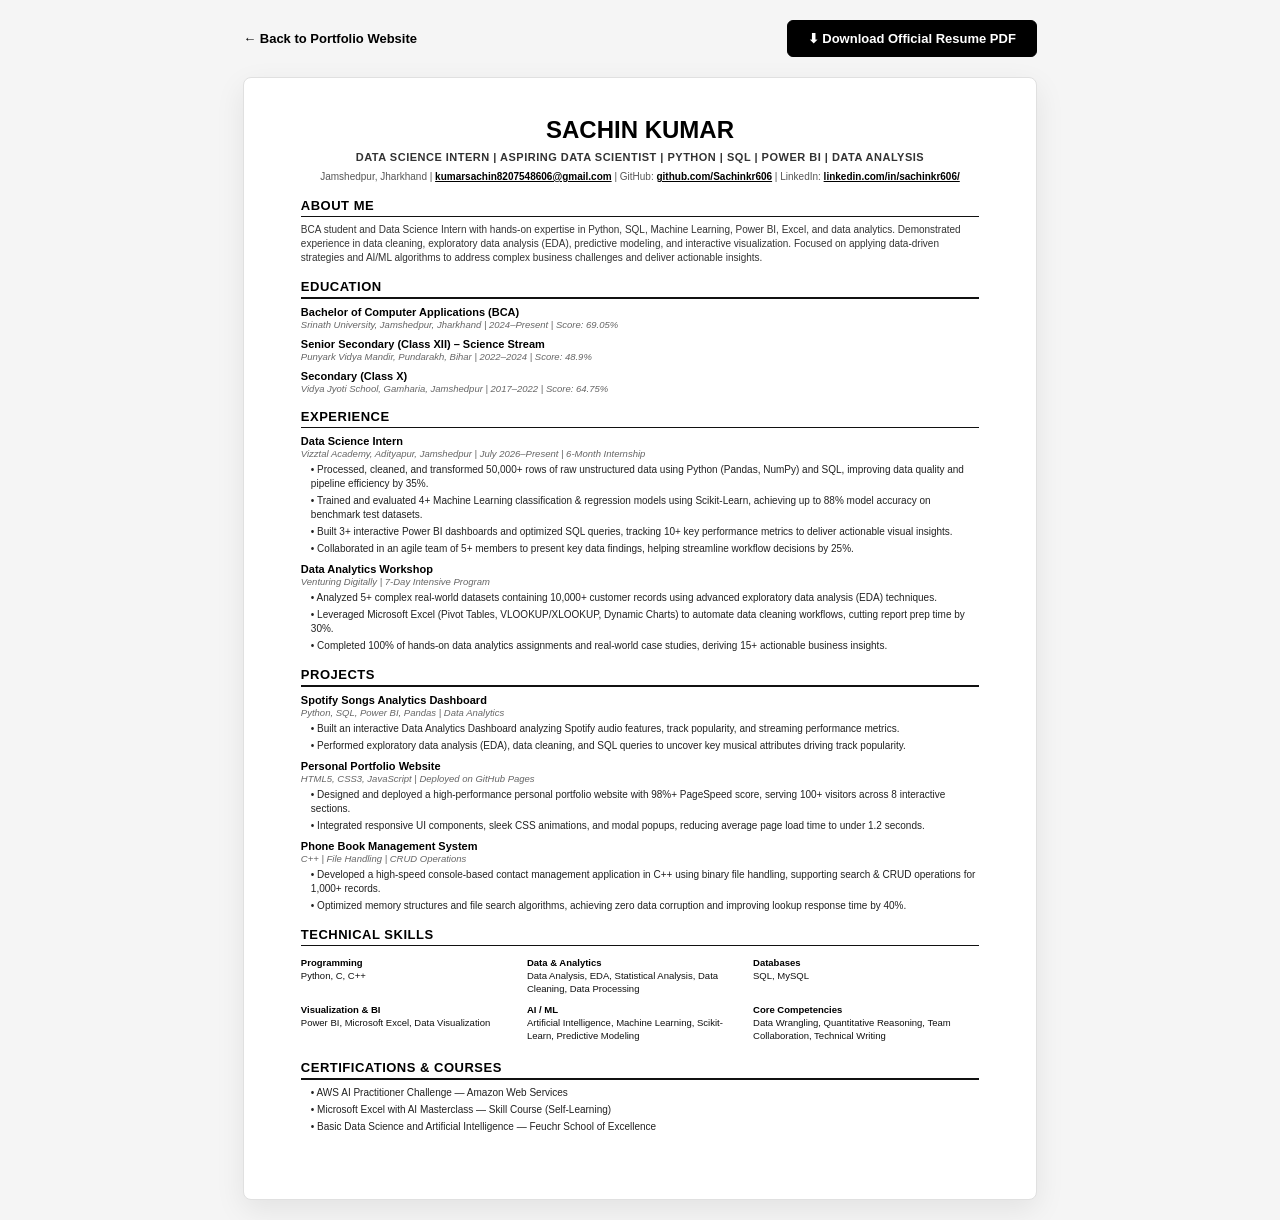
<file: resume.html>
﻿<!DOCTYPE html>
<html lang="en">
<head>
    <meta charset="UTF-8">
    <meta name="viewport" content="width=device-width, initial-scale=1.0">
    <link rel="icon" type="image/svg+xml" href="favicon.svg">

        <meta name="description" content="Resume of Sachin Kumar - Aspiring Data Scientist, Python Developer, and Data Analyst.">
<title>Sachin Kumar - Resume</title>
    <style>
    @page { size: A4; margin: 0; }
    * { box-sizing: border-box; }
    body {
      margin: 0;
      background: #f5f5f5;
      font-family: 'Montserrat', Arial, Helvetica, sans-serif;
      color: #111111;
    }
    .resume {
      width: 210mm;
      min-height: 297mm;
      margin: 20px auto;
      padding: 10mm 15mm 10mm;
      background: #ffffff;
      box-shadow: 0 10px 30px rgba(0,0,0,0.08);
      border-radius: 8px;
      border: 1px solid #e0e0e0;
    }
    .name {
      margin: 0;
      text-align: center;
      color: #000000;
      font-size: 24px;
      line-height: 28px;
      font-weight: 800;
    }
    .title {
      margin: 6px 0;
      text-align: center;
      color: #333333;
      font-size: 11px;
      line-height: 14px;
      font-weight: 700;
      letter-spacing: 0.5px;
    }
    .contact {
      margin: 6px 0 12px;
      text-align: center;
      font-size: 10px;
      line-height: 14px;
      color: #555555;
    }
    .contact a { color: #000000; text-decoration: underline; font-weight: 600; }
    .section {
      margin-top: 14px;
      margin-bottom: 6px;
    }
    .section h2 {
      margin: 0;
      padding-bottom: 3px;
      color: #000000;
      font-size: 13px;
      line-height: 15px;
      font-weight: 800;
      text-transform: uppercase;
      letter-spacing: 0.5px;
    }
    .rule {
      height: 1.5px;
      background: #111111;
    }
    p { margin: 0 0 4px; }
    .body {
      font-size: 10px;
      line-height: 14px;
      color: #333333;
    }
    .item-title {
      margin-top: 6px;
      color: #000000;
      font-size: 11px;
      line-height: 14px;
      font-weight: 700;
    }
    .meta {
      color: #666666;
      font-size: 9.5px;
      line-height: 12px;
      margin-bottom: 3px;
      font-style: italic;
    }
    .bullet {
      padding-left: 10px;
      font-size: 10px;
      line-height: 14px;
      margin-bottom: 3px;
      color: #222222;
    }
    .skills {
      width: 100%;
      border-collapse: collapse;
      margin-top: 6px;
    }
    .skills td {
      width: 33.33%;
      vertical-align: top;
      padding: 4px 6px 4px 0;
      font-size: 9.5px;
      line-height: 13px;
    }
    .skills strong { color: #000000; }
    .actions-bar {
      width: 210mm;
      margin: 20px auto 0;
      display: flex;
      justify-content: space-between;
      align-items: center;
    }
    .btn-download {
      background-color: #000000;
      color: #ffffff;
      padding: 10px 20px;
      border-radius: 6px;
      font-weight: 600;
      text-decoration: none;
      font-size: 13px;
      display: inline-flex;
      align-items: center;
      gap: 8px;
      border: 1px solid #000000;
    }
    .btn-download:hover {
      background-color: #333333;
    }
    .btn-back {
      color: #000000;
      text-decoration: none;
      font-weight: 600;
      font-size: 13px;
    }
    @media print {
      body { background: #fff; }
      .resume { margin: 0; box-shadow: none; border: none; width: 100%; }
      .actions-bar { display: none; }
    }
    @media screen and (max-width: 800px) {
      .resume, .actions-bar {
        width: 100%;
        margin: 0;
        padding: 15px;
      }
    }
    </style>
</head>
<body>

<div class="actions-bar">
    <a href="home.html" class="btn-back">← Back to Portfolio Website</a>
    <a href="Sachinkr606resume.pdf" download="Sachin_Kumar_Resume.pdf" class="btn-download">
        ⬇ Download Official Resume PDF
    </a>
</div>

<main class="resume">
  <h1 class="name">SACHIN KUMAR</h1>
  <div class="title">DATA SCIENCE INTERN | ASPIRING DATA SCIENTIST | PYTHON | SQL | POWER BI | DATA ANALYSIS</div>
  <div class="contact">
    Jamshedpur, Jharkhand |
    <a href="mailto:kumarsachin8207548606@gmail.com">kumarsachin8207548606@gmail.com</a> |
    GitHub: <a href="https://github.com/Sachinkr606" target="_blank">github.com/Sachinkr606</a> |
    LinkedIn: <a href="https://linkedin.com/in/sachinkr606/" target="_blank">linkedin.com/in/sachinkr606/</a>
  </div>

  <section>
    <div class="section"><h2>ABOUT ME</h2><div class="rule"></div></div>
    <p class="body">BCA student and Data Science Intern with hands-on expertise in Python, SQL, Machine Learning,
    Power BI, Excel, and data analytics. Demonstrated experience in data cleaning, exploratory data analysis (EDA),
    predictive modeling, and interactive visualization. Focused on applying data-driven strategies and AI/ML algorithms
    to address complex business challenges and deliver actionable insights.</p>
  </section>

  <section>
    <div class="section"><h2>EDUCATION</h2><div class="rule"></div></div>
    <div class="item-title">Bachelor of Computer Applications (BCA)</div>
    <div class="meta">Srinath University, Jamshedpur, Jharkhand | 2024–Present | Score: 69.05%</div>
    <div class="item-title">Senior Secondary (Class XII) – Science Stream</div>
    <div class="meta">Punyark Vidya Mandir, Pundarakh, Bihar | 2022–2024 | Score: 48.9%</div>
    <div class="item-title">Secondary (Class X)</div>
    <div class="meta">Vidya Jyoti School, Gamharia, Jamshedpur | 2017–2022 | Score: 64.75%</div>
  </section>

  <section>
    <div class="section"><h2>EXPERIENCE</h2><div class="rule"></div></div>
    <div class="item-title">Data Science Intern</div>
    <div class="meta">Vizztal Academy, Adityapur, Jamshedpur | July 2026–Present | 6-Month Internship</div>
    <div class="bullet">• Processed, cleaned, and transformed 50,000+ rows of raw unstructured data using Python (Pandas, NumPy) and SQL, improving data quality and pipeline efficiency by 35%.</div>
    <div class="bullet">• Trained and evaluated 4+ Machine Learning classification &amp; regression models using Scikit-Learn, achieving up to 88% model accuracy on benchmark test datasets.</div>
    <div class="bullet">• Built 3+ interactive Power BI dashboards and optimized SQL queries, tracking 10+ key performance metrics to deliver actionable visual insights.</div>
    <div class="bullet">• Collaborated in an agile team of 5+ members to present key data findings, helping streamline workflow decisions by 25%.</div>

    <div class="item-title" style="margin-top:6px;">Data Analytics Workshop</div>
    <div class="meta">Venturing Digitally | 7-Day Intensive Program</div>
    <div class="bullet">• Analyzed 5+ complex real-world datasets containing 10,000+ customer records using advanced exploratory data analysis (EDA) techniques.</div>
    <div class="bullet">• Leveraged Microsoft Excel (Pivot Tables, VLOOKUP/XLOOKUP, Dynamic Charts) to automate data cleaning workflows, cutting report prep time by 30%.</div>
    <div class="bullet">• Completed 100% of hands-on data analytics assignments and real-world case studies, deriving 15+ actionable business insights.</div>
  </section>

  <section>
    <div class="section"><h2>PROJECTS</h2><div class="rule"></div></div>
    <div class="item-title">Spotify Songs Analytics Dashboard</div>
    <div class="meta">Python, SQL, Power BI, Pandas | Data Analytics</div>
    <div class="bullet">• Built an interactive Data Analytics Dashboard analyzing Spotify audio features, track popularity, and streaming performance metrics.</div>
    <div class="bullet">• Performed exploratory data analysis (EDA), data cleaning, and SQL queries to uncover key musical attributes driving track popularity.</div>

    <div class="item-title" style="margin-top:6px;">Personal Portfolio Website</div>
    <div class="meta">HTML5, CSS3, JavaScript | Deployed on GitHub Pages</div>
    <div class="bullet">• Designed and deployed a high-performance personal portfolio website with 98%+ PageSpeed score, serving 100+ visitors across 8 interactive sections.</div>
    <div class="bullet">• Integrated responsive UI components, sleek CSS animations, and modal popups, reducing average page load time to under 1.2 seconds.</div>

    <div class="item-title" style="margin-top:6px;">Phone Book Management System</div>
    <div class="meta">C++ | File Handling | CRUD Operations</div>
    <div class="bullet">• Developed a high-speed console-based contact management application in C++ using binary file handling, supporting search &amp; CRUD operations for 1,000+ records.</div>
    <div class="bullet">• Optimized memory structures and file search algorithms, achieving zero data corruption and improving lookup response time by 40%.</div>
  </section>

  <section>
    <div class="section"><h2>TECHNICAL SKILLS</h2><div class="rule"></div></div>
    <table class="skills">
      <tr>
        <td><strong>Programming</strong><br>Python, C, C++</td>
        <td><strong>Data &amp; Analytics</strong><br>Data Analysis, EDA, Statistical Analysis, Data Cleaning, Data Processing</td>
        <td><strong>Databases</strong><br>SQL, MySQL</td>
      </tr>
      <tr>
        <td><strong>Visualization &amp; BI</strong><br>Power BI, Microsoft Excel, Data Visualization</td>
        <td><strong>AI / ML</strong><br>Artificial Intelligence, Machine Learning, Scikit-Learn, Predictive Modeling</td>
        <td><strong>Core Competencies</strong><br>Data Wrangling, Quantitative Reasoning, Team Collaboration, Technical Writing</td>
      </tr>
    </table>
  </section>

  <section>
    <div class="section"><h2>CERTIFICATIONS &amp; COURSES</h2><div class="rule"></div></div>
    <div class="bullet">• AWS AI Practitioner Challenge — Amazon Web Services</div>
    <div class="bullet">• Microsoft Excel with AI Masterclass — Skill Course (Self-Learning)</div>
    <div class="bullet">• Basic Data Science and Artificial Intelligence — Feuchr School of Excellence</div>
  </section>
</main>
</body>
</html>
</file>
<file: style.css>
:root {
    --bg-light: #ffffff;
    --text-dark: #000000;
    --primary: #000000;
    --primary-dark: #222222;
    --card-border: #000000;
    --nav-underline: #000000;
    --badge-bg: #000000;
    --badge-text: #ffffff;
    --shadow-offset: #000000;
    --transition-speed: 0.3s;
}

html.dark {
    --bg-light: #0a0a0a;
    --text-dark: #ffffff;
    --primary: #ffffff;
    --primary-dark: #dddddd;
    --card-border: #ffffff;
    --nav-underline: #ffffff;
    --badge-bg: #ffffff;
    --badge-text: #000000;
    --shadow-offset: #ffffff;
}

* {
    margin: 0;
    padding: 0;
    box-sizing: border-box;
    transition: background-color var(--transition-speed) ease, color var(--transition-speed) ease, border-color var(--transition-speed) ease;
}

body {
    font-family: 'Montserrat', sans-serif;
    background-color: var(--bg-light);
    color: var(--text-dark);
    min-height: 100vh;
    display: flex;
    flex-direction: column;
    overflow-x: hidden;
    position: relative;
}

/* Subtle Ambient Daylight Atmosphere in Light Mode */
html:not(.dark) body::before {
    content: "";
    position: fixed;
    top: -20vh;
    right: -10vw;
    width: 60vw;
    height: 60vh;
    border-radius: 50%;
    background: radial-gradient(circle, rgba(0, 0, 0, 0.04) 0%, rgba(0, 0, 0, 0.02) 50%, transparent 80%);
    pointer-events: none;
    z-index: 0;
    filter: blur(50px);
    animation: daylightAmbientGlow 14s ease-in-out infinite alternate;
}

@keyframes daylightAmbientGlow {
    0% { transform: scale(0.9) translate(0, 0); opacity: 0.6; }
    50% { transform: scale(1.15) translate(-30px, 20px); opacity: 1; }
    100% { transform: scale(1) translate(20px, -10px); opacity: 0.7; }
}

/* --- Header / Navigation --- */
header {
    width: 100%;
    padding: 2rem 8%;
    display: flex;
    align-items: center;
    justify-content: space-between;
    position: relative;
    z-index: 50;
}

.nav-links {
    display: flex;
    align-items: center;
    list-style: none;
    gap: 2rem;
}

.nav-link {
    text-decoration: none;
    color: var(--text-dark);
    font-weight: 500;
    font-size: 1.05rem;
    position: relative;
    padding-bottom: 4px;
    cursor: pointer;
}

.nav-link::after {
    content: '';
    position: absolute;
    bottom: 0;
    left: 0;
    width: 0%;
    height: 2px;
    background-color: var(--text-dark);
    transition: width 0.3s ease;
}

.nav-link.active::after, .nav-link:hover::after {
    width: 100%;
}

/* Logo Emblem */
.logo-wrapper {
    position: absolute;
    left: 50%;
    transform: translateX(-50%);
    top: 1.5rem;
}

.logo-circle {
    width: 64px;
    height: 64px;
    background-color: var(--badge-bg);
    color: var(--badge-text);
    border-radius: 50%;
    display: flex;
    align-items: center;
    justify-content: center;
    font-weight: 700;
    font-size: 1.5rem;
    text-decoration: none;
    border: 2px solid transparent;
    box-shadow: 0 4px 12px rgba(0,0,0,0.15);
    transition: transform 0.3s cubic-bezier(0.34, 1.56, 0.64, 1), border-color 0.3s ease;
    cursor: pointer;
}

html.dark .logo-circle {
    border-color: var(--text-dark);
}

.logo-circle:hover {
    transform: scale(1.08) rotate(5deg);
}

/* Right Actions / Social Icons */
.header-actions {
    display: flex;
    align-items: center;
    gap: 1.2rem;
}

.social-link {
    position: relative;
    color: var(--text-dark);
    display: inline-flex;
    align-items: center;
    justify-content: center;
    text-decoration: none;
    cursor: pointer;
    border-radius: 50%;
    padding: 6px;
    transition: transform 0.3s cubic-bezier(0.34, 1.56, 0.64, 1), color 0.25s ease, filter 0.25s ease;
}

.social-link:hover {
    transform: translateY(-3px) scale(1.18);
}

.social-link:active {
    transform: scale(0.92);
}

.social-link svg {
    width: 24px;
    height: 24px;
    fill: currentColor;
    transition: transform 0.25s ease;
}

/* Twitter → brand blue on hover */
.social-link.twitter:hover {
    color: #1DA1F2;
    filter: drop-shadow(0 4px 10px rgba(29, 161, 242, 0.45));
}

/* GitHub → near-black on hover */
.social-link.github:hover {
    color: #171515;
    filter: drop-shadow(0 4px 10px rgba(0, 0, 0, 0.35));
}

html.dark .social-link.github:hover {
    color: #ffffff;
    filter: drop-shadow(0 4px 10px rgba(255, 255, 255, 0.35));
}

/* LinkedIn → brand blue on hover */
.social-link.linkedin:hover {
    color: #0A66C2;
    filter: drop-shadow(0 4px 10px rgba(10, 102, 194, 0.45));
}

/* LinkedIn SVG bg rect & icon path on hover */
.social-link.linkedin:hover .bg-rect {
    fill: #0A66C2;
}

.social-link.linkedin:hover .icon-path {
    fill: #ffffff;
}

/* LinkedIn default (non-hover) keeps theme color */
.social-link .bg-rect {
    fill: var(--text-dark);
    transition: fill 0.25s ease;
}

.social-link .icon-path {
    fill: var(--bg-light);
    transition: fill 0.25s ease;
}

/* Email → Gmail red on hover */
.social-link.email:hover {
    color: #EA4335;
    filter: drop-shadow(0 4px 10px rgba(234, 67, 53, 0.45));
}

.theme-toggle-btn {
    background: var(--bg-light);
    color: var(--text-dark);
    border: none;
    width: 36px;
    height: 36px;
    border-radius: 50%;
    cursor: pointer;
    display: flex;
    align-items: center;
    justify-content: center;
    padding: 6px;
    box-shadow: 0 2px 8px rgba(0,0,0,0.1);
    transition: transform 0.3s cubic-bezier(0.34, 1.56, 0.64, 1), box-shadow 0.3s ease, background-color 0.3s ease;
    position: relative;
}

.theme-toggle-btn:hover {
    transform: scale(1.12) rotate(15deg);
    box-shadow: 0 4px 16px rgba(0, 0, 0, 0.2);
}

html.dark .theme-toggle-btn:hover {
    box-shadow: 0 4px 16px rgba(255, 255, 255, 0.25);
}

.theme-toggle-btn svg {
    width: 20px;
    height: 20px;
    fill: currentColor;
    transition: transform 0.4s cubic-bezier(0.34, 1.56, 0.64, 1);
}

.theme-toggle-btn:active svg {
    transform: scale(0.85) rotate(-30deg);
}

/* Mobile Hamburger */
.mobile-menu-toggle {
    display: none;
    background: none;
    border: none;
    cursor: pointer;
    color: var(--text-dark);
    flex-direction: column;
    gap: 5px;
}

.mobile-menu-toggle span {
    display: block;
    width: 24px;
    height: 2px;
    background-color: var(--text-dark);
    border-radius: 2px;
}

/* --- Sections Container --- */
.page-container {
    flex: 1;
    width: 100%;
    max-width: 1350px;
    margin: 0 auto;
    padding: 0 8% 4rem 8%;
}

.view-section {
    animation: fadeIn 0.4s ease forwards;
}

@keyframes fadeIn {
    from { opacity: 0; transform: translateY(12px); }
    to { opacity: 1; transform: translateY(0); }
}

/* --- Page Titles --- */
.page-title {
    font-size: 5rem;
    font-weight: 700;
    text-align: center;
    margin: 2rem 0 3.5rem 0;
    line-height: 1.1;
    letter-spacing: -1px;
    animation: titleEntrance 0.65s cubic-bezier(0.16, 1, 0.3, 1) both;
}

@keyframes titleEntrance {
    0% { opacity: 0; transform: translateY(-14px); }
    100% { opacity: 1; transform: translateY(0); }
}

/* --- HERO SECTION (HOME) --- */
.hero-layout,
.hero-section {
    display: flex;
    align-items: center;
    justify-content: space-between;
    gap: 3.5rem;
    min-height: calc(100vh - 180px);
    position: relative;
    padding-top: 1rem;
}

.hero-img-col,
.hero-image-col {
    flex: 1.1;
    display: flex;
    justify-content: center;
    align-items: center;
    max-width: 580px;
    position: relative;
}

.portrait-container {
    width: 100%;
    position: relative;
    display: flex;
    justify-content: center;
}

.hero-img-col img,
.portrait-img {
    width: 100%;
    max-height: 540px;
    height: auto;
    display: block;
    object-fit: contain;
    border-radius: 1.5rem;
    filter: drop-shadow(0 15px 30px rgba(0,0,0,0.12));
    animation: heroFloating 5.5s ease-in-out infinite alternate;
    transition: transform 0.4s ease;
}

.hero-img-col img:hover,
.portrait-img:hover {
    transform: scale(1.02) translateY(-4px);
}

@keyframes heroFloating {
    0% { transform: translateY(0px); }
    100% { transform: translateY(-10px); }
}

.hero-text-col {
    flex: 1.2;
    display: flex;
    flex-direction: column;
    align-items: flex-start;
    z-index: 2;
}

/* Hero Tag Badge — black bg + white text on white page, white bg + black text on black page */
.hero-tag {
    display: inline-flex;
    align-items: center;
    gap: 8px;
    background: #000000;
    border: 2px solid #000000;
    color: #ffffff;
    padding: 0.45rem 1.2rem;
    border-radius: 50px;
    font-size: 0.8rem;
    font-weight: 700;
    letter-spacing: 1.2px;
    margin-bottom: 1.5rem;
    text-transform: uppercase;
}

html.dark .hero-tag {
    background: #ffffff;
    border-color: #ffffff;
    color: #000000;
    box-shadow: none;
}

.tag-dot {
    width: 8px;
    height: 8px;
    border-radius: 50%;
    background: #ffffff;
    animation: pulseDot 2s infinite ease-in-out;
}

html.dark .tag-dot {
    background: #000000;
}

@keyframes pulseDot {
    0%, 100% { transform: scale(0.9); opacity: 0.7; }
    50% { transform: scale(1.3); opacity: 1; }
}

.hero-greeting,
.hero-intro-text {
    font-size: 1.45rem;
    font-weight: 500;
    color: var(--text-dark);
    margin-bottom: 0.4rem;
    opacity: 0.85;
}

.hero-headline,
.hero-name-title {
    font-size: 4.4rem;
    font-weight: 900;
    line-height: 1.08;
    margin-bottom: 0.8rem;
    letter-spacing: -1.2px;
    color: var(--text-dark);
}

.gradient-name {
    color: var(--text-dark);
    -webkit-text-fill-color: initial;
    background: none;
}

.hero-typed-heading {
    font-size: 2.2rem;
    font-weight: 800;
    margin-bottom: 1.3rem;
    color: var(--text-dark);
    display: flex;
    align-items: center;
    gap: 4px;
    min-height: 2.8rem;
}

.dynamic-typed {
    color: var(--text-dark);
    font-weight: 800;
}

.type-cursor,
.typed-cursor {
    display: inline-block;
    font-weight: 300;
    color: var(--text-dark);
    animation: blinkCursor 0.8s infinite;
    margin-left: 2px;
}

html.dark .type-cursor,
html.dark .typed-cursor {
    color: var(--text-dark);
}

@keyframes blinkCursor {
    0%, 100% { opacity: 1; }
    50% { opacity: 0; }
}

.hero-desc-text,
.hero-subtitle {
    font-size: 1.08rem;
    font-weight: 400;
    line-height: 1.7;
    color: var(--text-dark);
    opacity: 0.85;
    max-width: 580px;
    margin-bottom: 2.2rem;
}

.hero-actions,
.hero-ctas {
    display: flex;
    align-items: center;
    gap: 1.2rem;
}

/* View Projects Button - Monochrome */
.btn-view-projects {
    display: inline-flex;
    align-items: center;
    gap: 10px;
    background: #000000;
    color: #ffffff !important;
    padding: 0.85rem 1.8rem;
    border-radius: 12px;
    font-size: 1.05rem;
    font-weight: 600;
    font-family: inherit;
    text-decoration: none;
    border: 2px solid #000000;
    cursor: pointer;
    box-shadow: 0 8px 24px rgba(0, 0, 0, 0.2);
    transition: all 0.25s cubic-bezier(0.34, 1.56, 0.64, 1);
}

.btn-view-projects:hover {
    transform: translateY(-3px) scale(1.03);
    box-shadow: 0 12px 30px rgba(0, 0, 0, 0.35);
    background: #222222;
}

.btn-view-projects svg {
    stroke: currentColor;
    fill: none;
    stroke-width: 2;
}

html.dark .btn-view-projects {
    background: #ffffff;
    color: #000000 !important;
    border: 2px solid #ffffff;
    box-shadow: 0 8px 24px rgba(255, 255, 255, 0.15);
}

html.dark .btn-view-projects:hover {
    background: #e5e5e5;
    box-shadow: 0 12px 30px rgba(255, 255, 255, 0.25);
}

/* Resume Button — black bg + white text on white page, white bg + black text on black page */
.btn-resume-dark {
    display: inline-flex;
    align-items: center;
    gap: 10px;
    background: #000000;
    color: #ffffff;
    padding: 0.85rem 1.8rem;
    border-radius: 12px;
    font-size: 1.05rem;
    font-weight: 600;
    font-family: inherit;
    text-decoration: none;
    border: 2px solid #000000;
    cursor: pointer;
    box-shadow: 0 4px 14px rgba(0, 0, 0, 0.15);
    transition: all 0.25s cubic-bezier(0.34, 1.56, 0.64, 1);
}

.btn-resume-dark:hover {
    transform: translateY(-3px) scale(1.03);
    background: #222222;
    box-shadow: 0 8px 20px rgba(0, 0, 0, 0.3);
}

html.dark .btn-resume-dark {
    background: #ffffff;
    color: #000000;
    border: 2px solid #ffffff;
    box-shadow: 0 4px 20px rgba(255, 255, 255, 0.15);
}

html.dark .btn-resume-dark:hover {
    transform: translateY(-3px) scale(1.03);
    background: #e5e5e5;
    border-color: #e5e5e5;
    box-shadow: 0 8px 24px rgba(255, 255, 255, 0.25);
}

.btn-resume-dark svg {
    stroke: currentColor;
    fill: none;
    stroke-width: 2;
}

/* Spinning Contact Me Badge (Bottom Left) */
.floating-hire-badge {
    position: fixed;
    left: 2rem;
    bottom: 2rem;
    width: 160px;
    height: 160px;
    z-index: 40;
    display: flex;
    align-items: center;
    justify-content: center;
}

.spinning-svg {
    width: 100%;
    height: 100%;
    animation: spinCircle 14s linear infinite;
    fill: var(--text-dark);
}

@keyframes spinCircle {
    from { transform: rotate(0deg); }
    to { transform: rotate(360deg); }
}

.spinning-text {
    font-size: 11.5px;
    font-weight: 800;
    letter-spacing: 2px;
    text-transform: uppercase;
}

.badge-center-link {
    position: absolute;
    width: 74px;
    height: 74px;
    border-radius: 50%;
    background-color: var(--badge-bg);
    color: var(--badge-text);
    display: flex;
    align-items: center;
    justify-content: center;
    text-align: center;
    font-weight: 700;
    font-size: 0.8rem;
    line-height: 1.15;
    text-decoration: none;
    box-shadow: 0 4px 10px rgba(0,0,0,0.2);
    transition: transform 0.25s ease, box-shadow 0.25s ease;
}

.badge-center-link:hover {
    transform: scale(1.08);
}

/* --- ABOUT SECTION --- */
.about-grid {
    display: grid;
    grid-template-columns: 3fr 3fr 2fr;
    gap: 3.5rem;
    align-items: start;
    margin-bottom: 6rem;
}

.bio-col h2 {
    font-size: 1.1rem;
    font-weight: 700;
    opacity: 0.75;
    text-transform: uppercase;
    margin-bottom: 1.2rem;
}

.bio-col p {
    font-size: 1rem;
    font-weight: 500;
    line-height: 1.65;
    margin-bottom: 1.2rem;
}

/* Profile Card - base styles defined in enhanced block near end of file */
.profile-card-wrapper img {
    width: 100%;
    height: auto;
    border-radius: 1rem;
    display: block;
}

/* Stats Column */
.stats-col {
    display: flex;
    flex-direction: column;
    justify-content: space-between;
    gap: 2.5rem;
    height: 100%;
}

.stat-item {
    display: flex;
    flex-direction: column;
    align-items: flex-end;
}

.stat-number {
    font-size: 4.5rem;
    font-weight: 700;
    line-height: 1;
}

.stat-label {
    font-size: 1rem;
    font-weight: 500;
    opacity: 0.75;
    text-transform: capitalize;
    text-align: right;
}

/* Orbital Skills Diagram */
.skills-container {
    position: relative;
    width: 100%;
    height: 75vh;
    min-height: 540px;
    margin: 3rem 0 7rem 0;
    display: flex;
    align-items: center;
    justify-content: center;
    border-radius: 50%;
    background: radial-gradient(circle, rgba(0, 0, 0, 0.05) 0%, rgba(0, 0, 0, 0.02) 45%, rgba(0,0,0,0) 72%);
    overflow: visible;
}

.skill-center {
    background-color: var(--badge-bg);
    color: var(--badge-text);
    padding: 1.6rem 2.2rem;
    border-radius: 50%;
    font-weight: 800;
    font-size: 1.15rem;
    line-height: 1.3;
    box-shadow: 0 4px 20px rgba(0,0,0,0.18);
    z-index: 5;
    cursor: pointer;
    text-align: center;
    opacity: 0;
    transform: scale(0.3);
    transition: opacity 0.8s cubic-bezier(0.34, 1.56, 0.64, 1), transform 0.8s cubic-bezier(0.34, 1.56, 0.64, 1), box-shadow 0.3s ease;
    user-select: none;
}

.skills-container.loaded .skill-center {
    opacity: 1;
    transform: scale(1);
    animation: gentlePulse 4s ease-in-out infinite;
}

@keyframes gentlePulse {
    0%, 100% { transform: scale(1); }
    50% { transform: scale(1.04); }
}

.skill-pill {
    position: absolute;
    background-color: var(--badge-bg);
    color: var(--badge-text);
    padding: 0.72rem 1.45rem;
    border-radius: 30px;
    font-weight: 600;
    font-size: 0.95rem;
    box-shadow: 0 4px 12px rgba(0,0,0,0.14);
    cursor: pointer;
    opacity: 0;
    transform: scale(0.2);
    transition: opacity 0.6s cubic-bezier(0.34, 1.56, 0.64, 1), transform 0.45s cubic-bezier(0.18, 0.89, 0.32, 1.25), box-shadow 0.25s ease, background-color 0.25s ease;
    user-select: none;
    will-change: transform;
    white-space: nowrap;
}

.skills-container.loaded .skill-pill {
    opacity: 1;
    transform: scale(1);
}

.skill-pill.repelled {
    box-shadow: 0 10px 25px rgba(0,0,0,0.28), 0 0 16px rgba(0, 0, 0, 0.2);
    z-index: 10;
}

.skill-pill:hover {
    box-shadow: 0 8px 20px rgba(0,0,0,0.24);
}

/* Timeline Items */
.timeline-section {
    margin-bottom: 6rem;
}

.section-subheading {
    font-size: 5rem;
    font-weight: 700;
    text-align: center;
    margin-bottom: 4rem;
}

.timeline-wrapper {
    position: relative;
    width: 75%;
    margin: 0 auto;
}

.timeline-line {
    position: absolute;
    left: 28px;
    top: 0;
    width: 4px;
    height: 100%;
    border-radius: 4px;
    background: linear-gradient(180deg, var(--card-border) 0%, var(--text-dark) 35%, var(--card-border) 70%, var(--text-dark) 100%);
    background-size: 100% 250%;
    animation: journeyBeamFlow 4.5s ease-in-out infinite alternate;
}

@keyframes journeyBeamFlow {
    0% { background-position: 0% 0%; }
    100% { background-position: 0% 100%; }
}

.timeline-item {
    position: relative;
    margin-bottom: 3.5rem;
    padding-left: 5rem;
    opacity: 0;
    transform: translateX(-24px);
    transition: opacity 0.55s cubic-bezier(0.2, 0.8, 0.2, 1), transform 0.55s cubic-bezier(0.2, 0.8, 0.2, 1);
}

.timeline-item.visible {
    opacity: 1;
    transform: translateX(0);
}

.timeline-bullet {
    position: absolute;
    left: 0;
    top: 4px;
    width: 60px;
    height: 60px;
    border-radius: 50%;
    background-color: var(--bg-light);
    border: 4px solid var(--text-dark);
    display: flex;
    align-items: center;
    justify-content: center;
    box-shadow: 0 6px 18px rgba(0, 0, 0, 0.12);
    transition: transform 0.35s cubic-bezier(0.34, 1.56, 0.64, 1), box-shadow 0.35s ease;
}

.timeline-item:hover .timeline-bullet {
    transform: scale(1.12);
    box-shadow: 0 10px 25px rgba(0, 0, 0, 0.22);
}

.timeline-bullet::after {
    content: '';
    width: 20px;
    height: 20px;
    border-radius: 50%;
    background-color: var(--primary);
    transition: transform 0.3s ease, background-color 0.3s ease;
    animation: bulletPulse 2.8s ease-in-out infinite alternate;
}

@keyframes bulletPulse {
    0% { transform: scale(0.9); opacity: 0.85; }
    100% { transform: scale(1.22); opacity: 1; filter: drop-shadow(0 0 6px var(--primary)); }
}

.timeline-content h3 {
    font-size: 1.4rem;
    font-weight: 700;
    margin-bottom: 0.2rem;
    transition: color 0.25s ease;
}

.timeline-item:hover .timeline-content h3 {
    color: var(--primary);
}

.timeline-company {
    color: var(--primary);
    text-decoration: none;
}

.timeline-meta {
    font-size: 0.9rem;
    font-weight: 500;
    opacity: 0.65;
    margin-bottom: 0.6rem;
    display: block;
}

.timeline-desc {
    font-size: 0.95rem;
    font-weight: 500;
    line-height: 1.6;
}

/* --- EXPERIENCE PAGE TIMELINE STYLES --- */
.exp-timeline {
    position: relative;
    padding-left: 80px;
    margin-top: 2.5rem;
    margin-bottom: 4rem;
    width: 90%;
    max-width: 860px;
    margin-left: auto;
    margin-right: auto;
}

.exp-timeline::before {
    content: "";
    position: absolute;
    left: 28px;
    top: 0;
    bottom: 0;
    width: 4px;
    border-radius: 4px;
    background: linear-gradient(180deg, var(--card-border) 0%, var(--text-dark) 35%, var(--card-border) 70%, var(--text-dark) 100%);
    background-size: 100% 250%;
    animation: journeyBeamFlow 4.5s ease-in-out infinite alternate;
}

@keyframes expLineGlow {
    0% { background-position: 0% 0%; }
    100% { background-position: 0% 100%; }
}

.exp-item {
    position: relative;
    margin-bottom: 3.5rem;
    opacity: 0;
    transform: translateX(-24px);
    transition: opacity 0.55s cubic-bezier(0.2, 0.8, 0.2, 1), transform 0.55s cubic-bezier(0.2, 0.8, 0.2, 1);
}

.exp-item.visible {
    opacity: 1;
    transform: translateX(0);
}

.exp-dot {
    position: absolute;
    left: -80px;
    top: 4px;
    width: 60px;
    height: 60px;
    border-radius: 50%;
    background-color: var(--bg-light);
    border: 4px solid var(--text-dark);
    display: flex;
    align-items: center;
    justify-content: center;
    box-shadow: 0 6px 18px rgba(0, 0, 0, 0.12);
    transition: transform 0.35s cubic-bezier(0.34, 1.56, 0.64, 1), box-shadow 0.35s ease;
    z-index: 2;
}

.exp-dot::after {
    content: '';
    width: 20px;
    height: 20px;
    border-radius: 50%;
    background-color: var(--primary);
    transition: transform 0.3s ease, background-color 0.3s ease;
    animation: bulletPulse 2.8s ease-in-out infinite alternate;
}

@keyframes radarRing {
    0% { transform: scale(0.5); opacity: 0.95; }
    100% { transform: scale(2.4); opacity: 0; }
}

/* exp-dot hover - handled by theme overrides below */

.exp-card {
    background-color: var(--bg-light);
    border: 2px solid var(--card-border);
    border-radius: 1.2rem;
    padding: 1.8rem 2.2rem;
    box-shadow: 6px 6px 0 var(--shadow-offset);
    transition: box-shadow 0.3s ease, transform 0.3s ease, border-color 0.3s ease;
}

.exp-card:hover {
    box-shadow: 10px 10px 0 var(--shadow-offset);
    transform: translateY(-3px);
    border-color: var(--text-dark);
}

.exp-item:hover .exp-role {
    color: var(--text-dark);
    transition: color 0.25s ease;
}

.exp-item:hover .exp-dot {
    transform: scale(1.12);
    box-shadow: 0 10px 25px rgba(0, 0, 0, 0.22);
    border-color: var(--text-dark);
}

.exp-item:hover .exp-company {
    color: var(--text-dark);
    transition: color 0.25s ease;
}

.exp-meta {
    display: flex;
    align-items: center;
    gap: 0.75rem;
    flex-wrap: wrap;
    margin-bottom: 0.8rem;
}

.exp-badge {
    font-size: 0.75rem;
    font-weight: 700;
    letter-spacing: 1px;
    text-transform: uppercase;
    background-color: var(--text-dark);
    color: var(--bg-light);
    padding: 0.25rem 0.8rem;
    border-radius: 50px;
}

.exp-date {
    font-size: 0.85rem;
    font-weight: 600;
    color: var(--text-dark);
    opacity: 0.65;
}

.exp-role {
    font-size: 1.5rem;
    font-weight: 800;
    color: var(--text-dark);
    margin: 0 0 0.3rem;
}

.exp-company {
    font-size: 0.95rem;
    font-weight: 600;
    color: var(--text-dark);
    opacity: 0.7;
    margin: 0 0 1.2rem;
}

.exp-bullets {
    list-style: none;
    padding: 0;
    margin: 0 0 1.2rem;
    display: flex;
    flex-direction: column;
    gap: 0.6rem;
}

.exp-bullets li {
    font-size: 0.95rem;
    line-height: 1.65;
    color: var(--text-dark);
    opacity: 0.85;
    padding-left: 1.5rem;
    position: relative;
}

.exp-bullets li::before {
    content: "→";
    position: absolute;
    left: 0;
    font-weight: 700;
    font-size: 0.85rem;
    color: var(--text-dark);
}

.exp-numbers {
    display: flex;
    gap: 2rem;
    flex-wrap: wrap;
    margin-top: 1.4rem;
    padding-top: 1.4rem;
    border-top: 1.5px solid var(--card-border);
}

.exp-num strong {
    display: block;
    font-size: 1.8rem;
    font-weight: 900;
    color: var(--text-dark);
    line-height: 1;
}

.exp-num span {
    font-size: 0.75rem;
    font-weight: 600;
    color: var(--text-dark);
    opacity: 0.6;
    text-transform: uppercase;
    letter-spacing: 0.5px;
}

.exp-tags {
    display: flex;
    flex-wrap: wrap;
    gap: 0.5rem;
    margin-top: 1.2rem;
}

.exp-tag {
    font-size: 0.75rem;
    font-weight: 600;
    border: 1.5px solid var(--card-border);
    padding: 0.22rem 0.7rem;
    border-radius: 6px;
    color: var(--text-dark);
    opacity: 0.8;
}

@media (max-width: 600px) {
    .exp-timeline {
        padding-left: 36px;
    }
    .exp-timeline::before {
        left: 10px;
    }
    .exp-dot {
        left: -24px;
        width: 15px;
        height: 15px;
    }
    .exp-card {
        padding: 1.4rem 1.2rem;
    }
    .exp-role {
        font-size: 1.2rem;
    }
    .exp-numbers {
        gap: 1.2rem;
    }
    .exp-num strong {
        font-size: 1.4rem;
    }
}

/* --- PROJECTS & ARTICLES CARDS --- */
.filter-tabs-wrapper {
    display: flex;
    align-items: center;
    justify-content: center;
    flex-wrap: wrap;
    gap: 0.8rem;
    margin-bottom: 3.5rem;
}

.filter-tab {
    padding: 0.65rem 1.4rem;
    border-radius: 50px;
    border: 2px solid var(--card-border);
    background-color: var(--bg-light);
    color: var(--text-dark);
    font-size: 0.92rem;
    font-weight: 700;
    font-family: inherit;
    cursor: pointer;
    transition: all 0.25s ease;
}

.filter-tab:hover, .filter-tab.active {
    background-color: var(--text-dark);
    color: var(--bg-light);
    transform: translateY(-2px);
    box-shadow: 0 4px 12px rgba(0, 0, 0, 0.15);
}

html.dark .filter-tab:hover, html.dark .filter-tab.active {
    box-shadow: 0 4px 12px rgba(255, 255, 255, 0.15);
}

.projects-grid, .articles-grid {
    display: grid;
    grid-template-columns: repeat(2, 1fr);
    gap: 3rem;
    margin-bottom: 4rem;
}

.project-card, .featured-card, .normal-card {
    grid-column: span 1;
    background-color: var(--bg-light) !important;
    color: var(--text-dark);
    border: 2px solid var(--card-border);
    border-radius: 1.8rem;
    padding: 2rem;
    position: relative;
    display: flex;
    flex-direction: column;
    height: 100%;
    box-shadow: 8px 8px 0 var(--shadow-offset);
    transition: transform 0.25s ease, box-shadow 0.25s ease;
}

.project-card:hover, .featured-card:hover, .normal-card:hover {
    transform: translate(-3px, -3px);
    box-shadow: 11px 11px 0 var(--shadow-offset);
}

.project-img-box {
    width: 100%;
    height: 220px;
    border-radius: 1.2rem;
    overflow: hidden;
    margin-bottom: 1.5rem;
    border: 1.5px solid var(--card-border);
    background-color: var(--bg-light);
}

.project-img-box img {
    width: 100%;
    height: 100%;
    object-fit: cover;
    object-position: center;
    display: block;
    transition: transform 0.4s ease;
}

.project-card:hover .project-img-box img,
.featured-card:hover .project-img-box img,
.normal-card:hover .project-img-box img {
    transform: scale(1.05);
}

.project-info, .project-info-box {
    flex: 1;
    display: flex;
    flex-direction: column;
}

.project-meta-top {
    display: flex;
    align-items: center;
    justify-content: space-between;
    margin-bottom: 0.6rem;
}

.project-category-tag {
    font-size: 0.8rem;
    font-weight: 700;
    text-transform: uppercase;
    letter-spacing: 0.5px;
    color: var(--text-dark);
    opacity: 0.65;
    transition: color 0.25s ease, opacity 0.25s ease;
}

.project-card:hover .project-category-tag {
    opacity: 1;
    color: var(--text-dark);
}

.project-year {
    font-size: 0.85rem;
    font-weight: 700;
    color: var(--text-dark);
    opacity: 0.75;
}

.project-title {
    color: var(--text-dark);
    font-size: 1.6rem;
    font-weight: 800;
    margin-bottom: 0.8rem;
    line-height: 1.25;
}

.project-desc {
    color: var(--text-dark);
    font-size: 0.95rem;
    font-weight: 500;
    line-height: 1.6;
    margin-bottom: 1.2rem;
    opacity: 0.9;
    flex-grow: 1;
}

.project-tags {
    display: flex;
    flex-wrap: wrap;
    gap: 0.5rem;
    margin-bottom: 1.5rem;
}

.tech-tag {
    padding: 0.35rem 0.8rem;
    border-radius: 6px;
    border: 1.5px solid var(--card-border);
    background-color: transparent;
    color: var(--text-dark);
    font-size: 0.8rem;
    font-weight: 600;
}

.project-links {
    display: flex;
    align-items: center;
    gap: 1rem;
    margin-top: auto;
    padding-top: 1.2rem;
    border-top: 1.5px solid var(--card-border);
}

.p-link {
    display: inline-flex;
    align-items: center;
    gap: 6px;
    text-decoration: none;
    font-size: 0.9rem;
    font-weight: 700;
    color: var(--text-dark);
    padding: 0.55rem 1.1rem;
    border-radius: 8px;
    border: 1.5px solid var(--card-border);
    background-color: var(--bg-light);
    transition: all 0.2s ease;
}

.p-link svg {
    width: 16px;
    height: 16px;
    fill: currentColor;
}

.p-link.live {
    background-color: var(--text-dark);
    color: var(--bg-light);
}

.p-link.live svg {
    stroke: currentColor;
    fill: none;
}

.p-link:hover {
    transform: translateY(-2px);
    box-shadow: 2px 2px 0 var(--shadow-offset);
}

/* --- Footer --- */
footer {
    width: 100%;
    height: 60px;
    border-top: 2px solid var(--card-border);
    padding: 0 8%;
    display: flex;
    align-items: center;
    justify-content: space-between;
    font-weight: 500;
    font-size: 0.9rem;
    margin-top: auto;
    box-sizing: border-box;
    gap: 0.5rem;
}

footer a {
    color: var(--text-dark);
    text-decoration: underline;
    text-underline-offset: 3px;
}

/* --- Comprehensive Responsive Queries for Phone & Tablet --- */

/* Tablets & Small Laptops (max-width: 1024px) */
@media (max-width: 1024px) {
    header {
        padding: 1.8rem 5%;
    }
    .page-container {
        padding: 0 5% 4rem 5%;
    }
    .hero-layout,
    .hero-section {
        flex-direction: column;
        text-align: center;
        gap: 2rem;
        min-height: auto;
        padding-top: 1rem;
    }
    .hero-image-col,
    .hero-img-col {
        width: 100%;
        max-width: 380px;
        margin: 0 auto;
        display: flex;
        justify-content: center;
        align-items: center;
    }
    .portrait-container {
        width: 100%;
        display: flex;
        justify-content: center;
    }
    .portrait-img,
    .hero-img-col img {
        width: 100%;
        max-width: 360px;
        height: auto;
        max-height: 420px;
        object-fit: contain;
        display: block;
    }
    .hero-text-col {
        align-items: center;
        text-align: center;
        width: 100%;
    }
    .hero-headline {
        font-size: 3rem;
        text-align: center;
    }
    .hero-typed-heading {
        font-size: 1.7rem;
        min-height: 2.2rem;
        justify-content: center;
    }
    .hero-desc-text,
    .hero-subtitle {
        text-align: center;
    }
    .hero-actions,
    .hero-ctas {
        justify-content: center;
        width: 100%;
    }
    .about-grid {
        grid-template-columns: 1fr;
        gap: 2.5rem;
    }
    .profile-card-wrapper {
        max-width: 500px;
        margin: 0 auto;
    }
    .stats-col {
        flex-direction: row;
        justify-content: space-around;
        width: 100%;
        gap: 1rem;
    }
    .stat-item {
        align-items: center;
    }
    .stat-number {
        font-size: 3.5rem;
    }
    .stat-label {
        text-align: center;
    }
    .featured-card {
        flex-direction: column;
        grid-column: span 1;
        padding: 2rem;
    }
    .projects-grid, .articles-grid {
        grid-template-columns: 1fr;
        gap: 2.5rem;
    }
    .timeline-wrapper {
        width: 90%;
    }
}

/* Tablets & Mobile Screens (max-width: 768px) */
@media (max-width: 768px) {
    header {
        padding: 1.2rem 4%;
    }
    .logo-wrapper {
        position: static;
        transform: none;
    }
    .logo-circle {
        width: 50px;
        height: 50px;
        font-size: 1.2rem;
    }
    .header-actions {
        gap: 0.8rem;
    }
    .social-link svg {
        width: 20px;
        height: 20px;
    }
    .nav-links {
        display: none;
        position: absolute;
        top: 100%;
        left: 0;
        width: 100%;
        background-color: var(--bg-light);
        flex-direction: column;
        padding: 1.5rem 2rem;
        gap: 1.2rem;
        box-shadow: 0 10px 25px rgba(0,0,0,0.15);
        border-bottom: 2px solid var(--card-border);
    }
    .nav-links.open {
        display: flex;
    }
    .mobile-menu-toggle {
        display: flex;
    }
    .page-title {
        font-size: 2.8rem;
        margin: 1.5rem 0 2rem 0;
    }
    .section-subheading {
        font-size: 3rem;
        margin-bottom: 2.5rem;
    }
    .hero-image-col,
    .hero-img-col {
        max-width: 320px;
    }
    .portrait-img,
    .hero-img-col img {
        max-height: 360px;
    }
    .hero-headline {
        font-size: 2.3rem;
    }
    .hero-typed-heading {
        font-size: 1.35rem;
        min-height: 1.9rem;
        justify-content: center;
        margin-bottom: 1rem;
    }
    .hero-tag {
        font-size: 0.72rem;
        padding: 0.35rem 0.85rem;
    }
    .hero-desc-text,
    .hero-subtitle {
        font-size: 0.95rem;
    }
    
    /* Responsive Skills Grid on Mobile & Tablet */
    .skills-container {
        height: auto;
        min-height: auto;
        border-radius: 1.5rem;
        padding: 2rem 1rem;
        display: flex;
        flex-wrap: wrap;
        gap: 0.8rem;
        justify-content: center;
        margin: 2rem 0 4rem 0;
        background: none;
    }
    .skill-center {
        position: static;
        width: 100%;
        border-radius: 1rem;
        margin-bottom: 0.5rem;
        padding: 1rem;
    }
    .skill-pill {
        position: static !important;
        transform: none !important;
        font-size: 0.85rem;
        padding: 0.5rem 1rem;
    }
    
    /* Responsive Timeline */
    .timeline-wrapper {
        width: 100%;
    }
    .timeline-line {
        left: 20px;
    }
    .timeline-item {
        padding-left: 3.5rem;
        margin-bottom: 2.5rem;
    }
    .timeline-bullet {
        width: 42px;
        height: 42px;
        top: 2px;
    }
    .timeline-bullet::after {
        width: 14px;
        height: 14px;
    }
    .timeline-content h3 {
        font-size: 1.25rem;
    }

    /* Floating Contact Badge on Mobile */
    .floating-hire-badge {
        width: 110px;
        height: 110px;
        left: 0.8rem;
        bottom: 0.8rem;
    }
    .spinning-text {
        font-size: 10px;
        letter-spacing: 1.2px;
    }
    .badge-center-link {
        width: 52px;
        height: 52px;
        font-size: 0.65rem;
    }

    footer {
        height: 60px;
        padding: 0 5%;
        font-size: 0.85rem;
    }
}

/* Small Mobile Phones (max-width: 480px) */
@media (max-width: 480px) {
    footer {
        height: auto;
        padding: 0.6rem 4%;
        flex-direction: column;
        gap: 0.25rem;
        text-align: center;
        font-size: 0.8rem;
    }
    header {
        padding: 1rem 3%;
    }
    .page-title {
        font-size: 2.2rem;
    }
    .section-subheading {
        font-size: 2.2rem;
    }
    .hero-image-col,
    .hero-img-col {
        max-width: 270px;
    }
    .portrait-img,
    .hero-img-col img {
        max-height: 300px;
    }
    .hero-headline {
        font-size: 1.9rem;
    }
    .hero-typed-heading {
        font-size: 1.1rem;
        min-height: 1.6rem;
        justify-content: center;
        margin-bottom: 0.8rem;
    }
    .hero-tag {
        font-size: 0.65rem;
        padding: 0.3rem 0.75rem;
    }
    .hero-actions,
    .hero-ctas {
        flex-direction: column;
        width: 100%;
        gap: 0.8rem;
    }
    .btn-view-projects,
    .btn-resume-dark,
    .btn-black {
        width: 100%;
        justify-content: center;
    }
    .stats-col {
        flex-direction: column;
        gap: 1.5rem;
    }
    .stat-number {
        font-size: 3rem;
    }
    .normal-card, .featured-card {
        padding: 1.5rem;
    }
    .project-title {
        font-size: 1.6rem;
    }
}

/* ==========================================================================
   Resume Popup Modal Styling
   ========================================================================== */
.modal-overlay {
    position: fixed;
    top: 0;
    left: 0;
    width: 100vw;
    height: 100vh;
    background-color: rgba(0, 0, 0, 0.75);
    backdrop-filter: blur(8px);
    -webkit-backdrop-filter: blur(8px);
    display: flex;
    align-items: center;
    justify-content: center;
    z-index: 9999;
    opacity: 0;
    visibility: hidden;
    transition: opacity 0.3s ease, visibility 0.3s ease;
    padding: 1.5rem;
}

.modal-overlay.active {
    opacity: 1;
    visibility: visible;
}

/* ==========================================================================
   Dark Resume Popup Card Styles — matches site theme variables
   ========================================================================== */

/* Override accent color inside resume popup to blue */
.resume-modal-card {
    --primary: var(--bg-light);
}
.resume-modal-card {

    background-color: var(--text-dark);
    color: var(--bg-light);
    width: 100%;
    max-width: 680px;
    max-height: 88vh;
    border-radius: 1.2rem;
    border: 2px solid var(--card-border);
    box-shadow: 0 30px 70px rgba(0,0,0,0.5);
    display: flex;
    flex-direction: column;
    overflow: hidden;
    position: relative;
    transform: scale(0.92) translateY(24px);
    transition: transform 0.35s cubic-bezier(0.16, 1, 0.3, 1);
}

.modal-overlay.active .resume-modal-card {
    transform: scale(1) translateY(0);
}

.resume-modal-close {
    position: absolute;
    top: 1rem;
    right: 1rem;
    width: 36px;
    height: 36px;
    border-radius: 50%;
    background-color: var(--bg-light);
    border: none;
    color: var(--text-dark);
    font-size: 1.4rem;
    line-height: 1;
    cursor: pointer;
    display: flex;
    align-items: center;
    justify-content: center;
    z-index: 10;
    transition: background-color 0.2s ease, transform 0.2s ease;
}

.resume-modal-close:hover {
    background-color: var(--primary);
    color: #ffffff;
    transform: scale(1.1);
}

.resume-modal-body {
    flex: 1;
    overflow-y: auto;
    padding: 2.5rem 2.5rem 1.5rem;
    scrollbar-width: thin;
    scrollbar-color: var(--bg-light) transparent;
}

.resume-modal-body::-webkit-scrollbar {
    width: 5px;
}

.resume-modal-body::-webkit-scrollbar-thumb {
    background: var(--bg-light);
    opacity: 0.4;
    border-radius: 3px;
}

/* Resume Header */
.rm-name {
    text-align: center;
    font-size: 2rem;
    font-weight: 800;
    color: var(--bg-light);
    margin: 0 0 0.4rem;
    letter-spacing: 1px;
}

.rm-title {
    text-align: center;
    font-size: 0.75rem;
    font-weight: 700;
    color: var(--primary);
    letter-spacing: 0.5px;
    margin: 0 0 0.75rem;
}

.rm-contact {
    text-align: center;
    font-size: 0.85rem;
    color: var(--bg-light);
    opacity: 0.8;
    margin: 0 0 0.5rem;
    line-height: 1.7;
}

.rm-contact a {
    color: var(--primary);
    text-decoration: none;
    font-weight: 600;
}

.rm-contact a:hover {
    text-decoration: underline;
}

/* Resume Sections */
.rm-section {
    margin-top: 1.5rem;
}

.rm-section-title {
    font-size: 1rem;
    font-weight: 700;
    color: var(--bg-light);
    display: flex;
    align-items: center;
    gap: 0.5rem;
    margin: 0 0 0.75rem;
    padding-bottom: 0.4rem;
    border-bottom: 2px solid var(--bg-light);
    opacity: 0.95;
}

.rm-icon {
    font-size: 1rem;
}

.rm-section p {
    font-size: 0.9rem;
    line-height: 1.7;
    color: var(--bg-light);
    opacity: 0.85;
    margin: 0;
}

.rm-list {
    list-style: none;
    padding: 0;
    margin: 0;
}

.rm-list li {
    font-size: 0.88rem;
    line-height: 1.65;
    color: var(--bg-light);
    opacity: 0.85;
    padding-left: 1.2rem;
    position: relative;
    margin-bottom: 0.5rem;
}

.rm-list li::before {
    content: '•';
    position: absolute;
    left: 0;
    color: var(--primary);
    font-weight: 700;
    opacity: 1;
}

.rm-item-header {
    font-size: 0.9rem;
    color: var(--bg-light);
    margin-bottom: 0.4rem;
    line-height: 1.5;
    font-weight: 600;
}

.rm-tag {
    display: inline-block;
    background-color: transparent;
    color: var(--primary);
    border: 1px solid var(--primary);
    padding: 0.12rem 0.5rem;
    border-radius: 4px;
    font-size: 0.72rem;
    font-weight: 600;
    margin-left: 0.4rem;
}

.rm-skills-grid {
    display: grid;
    grid-template-columns: repeat(3, 1fr);
    gap: 0.75rem;
    margin-top: 0.5rem;
}

.rm-skill-item {
    background-color: transparent;
    border: 1px solid rgba(255,255,255,0.25);
    border-radius: 8px;
    padding: 0.7rem 0.9rem;
    font-size: 0.82rem;
    line-height: 1.5;
    color: var(--bg-light);
    opacity: 0.9;
}

.rm-skill-item strong {
    display: block;
    color: var(--primary);
    font-weight: 700;
    margin-bottom: 0.2rem;
    opacity: 1;
}

/* Resume Footer Actions */
.resume-modal-footer {
    display: flex;
    align-items: center;
    justify-content: flex-end;
    gap: 1rem;
    padding: 1.2rem 2.5rem;
    border-top: 1px solid rgba(255,255,255,0.2);
    background-color: var(--text-dark);
    flex-shrink: 0;
}

/* Buttons inside the inverted popup footer */
.resume-modal-footer .btn-download-pdf {
    background-color: var(--bg-light);
    color: var(--text-dark);
    border-color: var(--bg-light);
}

.resume-modal-footer .btn-download-pdf:hover {
    background-color: transparent;
    color: var(--bg-light);
    border-color: var(--bg-light);
}

.resume-modal-footer .btn-close-secondary {
    background-color: transparent;
    color: var(--bg-light);
    border-color: rgba(255,255,255,0.35);
}

.resume-modal-footer .btn-close-secondary:hover {
    background-color: rgba(255,255,255,0.1);
}

@media (max-width: 768px) {
    .resume-modal-card {
        max-height: 94vh;
        border-radius: 0.8rem;
    }
    .resume-modal-body {
        padding: 2rem 1.5rem 1rem;
    }
    .rm-name { font-size: 1.5rem; }
    .rm-skills-grid {
        grid-template-columns: repeat(2, 1fr);
    }
    .resume-modal-footer {
        padding: 1rem 1.5rem;
        flex-direction: column-reverse;
        gap: 0.6rem;
    }
    .btn-download-pdf, .btn-close-secondary {
        width: 100%;
        justify-content: center;
    }
}

@media (max-width: 480px) {
    .rm-skills-grid {
        grid-template-columns: 1fr;
    }
}



.modal-card {
    background-color: var(--bg-light);
    color: var(--text-dark);
    width: 100%;
    max-width: 900px;
    max-height: 90vh;
    border-radius: 1.5rem;
    border: 2px solid var(--card-border);
    box-shadow: 0 25px 50px -12px rgba(0, 0, 0, 0.4);
    display: flex;
    flex-direction: column;
    overflow: hidden;
    transform: scale(0.92) translateY(20px);
    transition: transform 0.3s cubic-bezier(0.16, 1, 0.3, 1);
    position: relative;
}

.modal-overlay.active .modal-card {
    transform: scale(1) translateY(0);
}

.modal-header {
    display: flex;
    align-items: center;
    justify-content: space-between;
    padding: 1.2rem 1.8rem;
    border-bottom: 2px solid var(--card-border);
    background-color: var(--bg-light);
}

.modal-title-group {
    display: flex;
    align-items: center;
    gap: 0.75rem;
}

.modal-title-group svg {
    width: 24px;
    height: 24px;
    stroke: var(--primary);
    fill: none;
    stroke-width: 2;
}

.modal-header h3 {
    font-size: 1.25rem;
    font-weight: 700;
    margin: 0;
}

.modal-close-btn {
    background: transparent;
    border: none;
    color: var(--text-dark);
    font-size: 1.8rem;
    line-height: 1;
    cursor: pointer;
    padding: 0.2rem 0.6rem;
    border-radius: 50%;
    transition: background-color 0.2s ease, transform 0.2s ease;
    display: flex;
    align-items: center;
    justify-content: center;
}

.modal-close-btn:hover {
    background-color: var(--card-border);
    transform: scale(1.1);
}

.pdf-viewer-box {
    flex: 1;
    width: 100%;
    height: 70vh;
    min-height: 400px;
    background-color: #f8fafc;
    position: relative;
    overflow: hidden;
    padding: 0;
}

.pdf-viewer-box iframe {
    width: 100%;
    height: 100%;
    border: none;
    background-color: #ffffff;
    display: block;
}

/* Fallback Styled Resume Paper inside Modal */
.resume-paper-preview {
    background-color: #ffffff;
    color: #1a1a1a;
    width: 100%;
    max-width: 800px;
    margin: 0 auto;
    padding: 2.5rem;
    border-radius: 8px;
    box-shadow: 0 10px 30px rgba(0,0,0,0.3);
    font-family: 'Montserrat', sans-serif;
}

.resume-paper-preview h1 {
    font-size: 2.2rem;
    font-weight: 800;
    color: #111111;
    margin-bottom: 0.2rem;
    letter-spacing: -0.5px;
}

.resume-paper-preview h2 {
    font-size: 1.1rem;
    font-weight: 600;
    color: var(--primary);
    margin-bottom: 1.2rem;
    text-transform: uppercase;
    letter-spacing: 1px;
}

.resume-paper-contact {
    display: flex;
    flex-wrap: wrap;
    gap: 1rem 1.5rem;
    font-size: 0.9rem;
    font-weight: 500;
    color: #555555;
    padding-bottom: 1.2rem;
    border-bottom: 2px solid #eeeeee;
    margin-bottom: 1.5rem;
}

.resume-section-title {
    font-size: 1.1rem;
    font-weight: 700;
    color: #111111;
    text-transform: uppercase;
    letter-spacing: 0.5px;
    border-bottom: 2px solid #111111;
    padding-bottom: 0.3rem;
    margin: 1.5rem 0 1rem 0;
}

.resume-paper-preview p, .resume-paper-preview li {
    font-size: 0.92rem;
    line-height: 1.6;
    color: #333333;
}

.resume-paper-preview ul {
    padding-left: 1.2rem;
    margin-top: 0.4rem;
}

.resume-item-header {
    display: flex;
    justify-content: space-between;
    font-weight: 700;
    font-size: 0.98rem;
    margin-bottom: 0.2rem;
}

.resume-item-sub {
    font-size: 0.88rem;
    color: #666666;
    font-weight: 500;
    margin-bottom: 0.5rem;
}


.modal-actions {
    display: flex;
    align-items: center;
    justify-content: flex-end;
    gap: 1rem;
    padding: 1.2rem 1.8rem;
    border-top: 2px solid var(--card-border);
    background-color: var(--bg-light);
}

.btn-download-pdf {
    display: inline-flex;
    align-items: center;
    gap: 0.6rem;
    background-color: var(--text-dark);
    color: var(--bg-light);
    padding: 0.8rem 1.6rem;
    border-radius: 8px;
    font-weight: 600;
    font-size: 1rem;
    text-decoration: none;
    border: 2px solid var(--text-dark);
    transition: all 0.25s ease;
    cursor: pointer;
}

.btn-download-pdf:hover {
    background-color: transparent;
    color: var(--text-dark);
}

.btn-download-pdf svg {
    width: 20px;
    height: 20px;
    stroke: currentColor;
    fill: none;
    stroke-width: 2.2;
}

.btn-close-secondary {
    background-color: transparent;
    color: var(--text-dark);
    padding: 0.8rem 1.4rem;
    border-radius: 8px;
    font-weight: 600;
    font-size: 1rem;
    border: 2px solid var(--card-border);
    cursor: pointer;
    transition: all 0.25s ease;
}

.btn-close-secondary:hover {
    background-color: var(--card-border);
}

@media (max-width: 768px) {
    .modal-overlay {
        padding: 0.75rem;
    }
    .modal-card {
        max-height: 94vh;
        border-radius: 1rem;
    }
    .modal-header {
        padding: 1rem 1.2rem;
    }
    .pdf-viewer-box {
        height: 55vh;
    }
    .modal-actions {
        padding: 1rem 1.2rem;
        flex-direction: column-reverse;
        gap: 0.6rem;
    }
    .btn-download-pdf, .btn-close-secondary {
        width: 100%;
        justify-content: center;
    }
}

/* --- CONTACT PAGE STYLES --- */
.contact-section {
    max-width: 1100px;
    margin: 0 auto;
    width: 100%;
    padding: 1rem 0 4rem;
}

.contact-header {
    text-align: center;
    margin-bottom: 3rem;
}

.contact-subtitle {
    font-size: 1.05rem;
    opacity: 0.82;
    max-width: 620px;
    margin: 0.75rem auto 0;
    line-height: 1.6;
}

.contact-grid {
    display: grid;
    grid-template-columns: 1fr 1.35fr;
    gap: 2.5rem;
    align-items: start;
}

.contact-info-card, .contact-form-card {
    border: 2px solid var(--card-border);
    border-radius: 1.25rem;
    padding: 2.2rem 2rem;
    background-color: var(--bg-light);
    box-shadow: 4px 4px 0 var(--shadow-offset);
    transition: transform 0.3s ease, box-shadow 0.3s ease;
}

.contact-info-card:hover, .contact-form-card:hover {
    transform: translateY(-2px);
    box-shadow: 6px 6px 0 var(--shadow-offset);
}

.contact-info-title, .contact-form-title {
    font-size: 1.45rem;
    font-weight: 800;
    margin-bottom: 0.5rem;
    color: var(--text-dark);
}

.contact-info-desc {
    font-size: 0.92rem;
    line-height: 1.65;
    opacity: 0.8;
    margin-bottom: 2rem;
}

.contact-details-list {
    display: flex;
    flex-direction: column;
    gap: 1.35rem;
    margin-bottom: 2rem;
}

.contact-item {
    display: flex;
    align-items: flex-start;
    gap: 1rem;
}

.contact-icon-box {
    width: 44px;
    height: 44px;
    border-radius: 10px;
    border: 1.5px solid var(--card-border);
    display: flex;
    align-items: center;
    justify-content: center;
    flex-shrink: 0;
    background: transparent;
    color: var(--text-dark);
}

.contact-icon-box svg {
    width: 20px;
    height: 20px;
}

.contact-item-content h4 {
    font-size: 0.78rem;
    text-transform: uppercase;
    letter-spacing: 0.8px;
    opacity: 0.6;
    margin-bottom: 0.2rem;
}

.contact-item-content a, .contact-item-content p {
    font-size: 0.95rem;
    font-weight: 600;
    color: var(--text-dark);
    text-decoration: none;
    line-height: 1.4;
    word-break: break-word;
}

.contact-item-content a:hover {
    text-decoration: underline;
}

.contact-availability-badge {
    display: inline-flex;
    align-items: center;
    gap: 0.6rem;
    padding: 0.55rem 1.1rem;
    border-radius: 50px;
    border: 1.5px solid var(--card-border);
    font-size: 0.8rem;
    font-weight: 700;
    margin-top: 0.5rem;
}

.status-dot-pulse {
    width: 10px;
    height: 10px;
    border-radius: 50%;
    background-color: var(--text-dark);
    box-shadow: 0 0 0 0 rgba(0, 0, 0, 0.5);
    animation: statusPulse 2s infinite;
}

@keyframes statusPulse {
    0% { box-shadow: 0 0 0 0 rgba(0, 0, 0, 0.5); }
    70% { box-shadow: 0 0 0 8px rgba(0, 0, 0, 0); }
    100% { box-shadow: 0 0 0 0 rgba(0, 0, 0, 0); }
}

/* Contact Form */
.form-group-row {
    display: grid;
    grid-template-columns: 1fr 1fr;
    gap: 1.2rem;
    margin-bottom: 1.2rem;
}

.form-group {
    display: flex;
    flex-direction: column;
    gap: 0.45rem;
    margin-bottom: 1.2rem;
}

.form-label {
    font-size: 0.85rem;
    font-weight: 700;
    color: var(--text-dark);
    letter-spacing: 0.3px;
}

.form-input, .form-textarea {
    width: 100%;
    padding: 0.85rem 1rem;
    border: 2px solid var(--card-border);
    border-radius: 0.65rem;
    background-color: var(--bg-light);
    color: var(--text-dark);
    font-family: 'Montserrat', sans-serif;
    font-size: 0.92rem;
    outline: none;
    transition: border-color 0.25s ease, box-shadow 0.25s ease;
}

.form-input:focus, .form-textarea:focus {
    box-shadow: 0 0 0 3px rgba(0,0,0,0.12);
}

html.dark .form-input:focus, html.dark .form-textarea:focus {
    box-shadow: 0 0 0 3px rgba(255,255,255,0.15);
}

.form-textarea {
    resize: vertical;
    min-height: 125px;
}

.contact-submit-btn {
    width: 100%;
    padding: 0.95rem 1.8rem;
    background-color: var(--text-dark);
    color: var(--bg-light);
    border: 2px solid var(--card-border);
    border-radius: 0.75rem;
    font-family: 'Montserrat', sans-serif;
    font-size: 0.95rem;
    font-weight: 700;
    cursor: pointer;
    display: flex;
    align-items: center;
    justify-content: center;
    gap: 0.65rem;
    box-shadow: 3px 3px 0 var(--shadow-offset);
    transition: transform 0.2s ease, box-shadow 0.2s ease, background-color 0.2s ease;
}

.contact-submit-btn:hover {
    transform: translateY(-2px);
    box-shadow: 5px 5px 0 var(--shadow-offset);
}

.contact-submit-btn:active {
    transform: translateY(1px);
    box-shadow: 2px 2px 0 var(--shadow-offset);
}

.contact-submit-btn svg {
    width: 18px;
    height: 18px;
    fill: currentColor;
    transition: transform 0.25s ease;
}

.contact-submit-btn:hover svg {
    transform: translateX(4px);
}

.form-status-alert {
    display: none;
    padding: 1rem 1.2rem;
    border-radius: 0.65rem;
    margin-top: 1.2rem;
    font-size: 0.9rem;
    font-weight: 600;
    line-height: 1.5;
}

.form-status-alert.active {
    display: flex;
    align-items: center;
    gap: 0.75rem;
    animation: fadeInStatus 0.3s ease forwards;
}

@keyframes fadeInStatus {
    from { opacity: 0; transform: translateY(-6px); }
    to { opacity: 1; transform: translateY(0); }
}

.form-status-alert.success {
    border: 2px solid var(--text-dark);
    background: rgba(0, 0, 0, 0.08);
    color: var(--text-dark);
}

.form-status-alert.error {
    border: 2px solid var(--text-dark);
    background: rgba(0, 0, 0, 0.08);
    color: var(--text-dark);
}

@media (max-width: 860px) {
    .contact-grid {
        grid-template-columns: 1fr;
        gap: 2rem;
    }
    .form-group-row {
        grid-template-columns: 1fr;
    }
    .contact-info-card, .contact-form-card {
        padding: 1.8rem 1.4rem;
    }
}

/* ==========================================================================
   PREMIUM PAPER PAGE TRANSITION SYSTEM
   ========================================================================== */

/* Fullscreen Paper Transition Overlay */
.paper-transition-overlay {
    position: fixed;
    top: 0;
    left: 0;
    width: 100vw;
    height: 100vh;
    z-index: 99999;
    pointer-events: none;
    overflow: hidden;
    visibility: hidden;
}

.paper-transition-overlay.active {
    visibility: visible;
    pointer-events: all;
}

/* The physical paper sheet */
.paper-panel {
    position: absolute;
    top: 0;
    left: 0;
    width: 100%;
    height: 100%;
    transform: translate3d(-100%, 0, 0);
    display: flex;
    align-items: center;
    justify-content: center;
    will-change: transform;
    box-shadow: 25px 0 70px rgba(0, 0, 0, 0.45);
    background-color: #ffffff; /* Default Dark Theme: Pure White Paper */
    color: #0c0d12;
}

/* Light theme paper panel (Reverse colors: Pure Black Paper with White Text) */
html:not(.dark) .paper-panel {
    background-color: #0c0d12;
    color: #ffffff;
    box-shadow: 25px 0 70px rgba(0, 0, 0, 0.65);
}

/* Dark theme paper panel (Pure White Paper with Black Text) */
html.dark .paper-panel {
    background-color: #ffffff;
    color: #0c0d12;
    box-shadow: 25px 0 70px rgba(0, 0, 0, 0.5);
}

.paper-panel-content {
    display: flex;
    flex-direction: column;
    align-items: center;
    justify-content: center;
    text-align: center;
    padding: 2rem;
    pointer-events: none;
}

/* Large Destination Typography */
.paper-panel-label {
    font-size: clamp(3rem, 8.5vw, 6.5rem);
    font-weight: 900;
    letter-spacing: 0.18em;
    text-transform: uppercase;
    line-height: 1;
    font-family: 'Montserrat', -apple-system, BlinkMacSystemFont, 'Segoe UI', Roboto, sans-serif;
    color: inherit;
    opacity: 0;
    transform: scale(0.92);
    transition: opacity 0.35s cubic-bezier(0.2, 0.9, 0.3, 1), transform 0.4s cubic-bezier(0.2, 0.9, 0.3, 1);
    user-select: none;
}

.paper-panel.show-text .paper-panel-label {
    opacity: 1;
    transform: scale(1);
}

.paper-panel.hide-text .paper-panel-label {
    opacity: 0;
    transform: scale(1.05);
}

/* -------------------------------------------------------------
   3D FALLING PAPER TRANSITION (SK CENTER LOGO -> HOME)
   ------------------------------------------------------------- */
.paper-stage-3d {
    position: relative;
    perspective: 1400px;
    perspective-origin: 50% 30%;
    overflow: hidden;
    width: 100%;
    min-height: calc(100vh - 80px);
}

.paper-page-current {
    position: relative;
    width: 100%;
    z-index: 2;
    transform-origin: 50% 100%;
    backface-visibility: hidden;
    will-change: transform, opacity;
    box-shadow: 0 15px 45px rgba(0, 0, 0, 0.25);
    background-color: var(--bg-light);
    border-radius: 12px;
}

.paper-page-current.falling {
    animation: paperFallAway 1.02s cubic-bezier(0.4, 0.05, 0.6, 0.25) forwards;
}

@keyframes paperFallAway {
    0% {
        transform: perspective(1400px) rotateX(0deg) rotateZ(0deg) translateY(0) scale(1);
        opacity: 1;
        box-shadow: 0 15px 45px rgba(0, 0, 0, 0.25);
    }
    30% {
        transform: perspective(1400px) rotateX(-12deg) rotateZ(-2.5deg) translateY(50px) scale(0.98);
        opacity: 0.95;
        box-shadow: 0 35px 70px rgba(0, 0, 0, 0.4);
    }
    100% {
        transform: perspective(1400px) rotateX(-34deg) rotateZ(-8deg) translateY(130vh) scale(0.78);
        opacity: 0;
        box-shadow: 0 70px 120px rgba(0, 0, 0, 0.65);
    }
}

.paper-page-incoming {
    position: absolute;
    top: 0;
    left: 0;
    width: 100%;
    z-index: 1;
    transform-origin: 50% 50%;
    backface-visibility: hidden;
    will-change: transform, opacity;
    animation: paperSettleIn 1.05s cubic-bezier(0.16, 1, 0.3, 1) forwards;
}

@keyframes paperSettleIn {
    0% {
        transform: perspective(1400px) scale(0.92) translateY(35px);
        opacity: 0.35;
        filter: blur(2px);
    }
    100% {
        transform: perspective(1400px) scale(1) translateY(0);
        opacity: 1;
        filter: blur(0px);
    }
}

/* Reduced motion fallback */
@media (prefers-reduced-motion: reduce) {
    .paper-panel {
        transition: opacity 0.2s ease !important;
        transform: none !important;
    }
    .paper-page-current.falling {
        animation: none !important;
        opacity: 0 !important;
        transition: opacity 0.2s ease !important;
    }
    .paper-page-incoming {
        animation: none !important;
        opacity: 1 !important;
        transition: opacity 0.2s ease !important;
    }
    .social-fx-stage {
        display: none !important;
    }
}

/* ==========================================================================
   SOCIAL MEDIA ESCAPE MICRO-ANIMATION EXPERIENCE
   ========================================================================== */
.social-fx-stage {
    position: fixed;
    top: 0;
    left: 0;
    width: 100vw;
    height: 100vh;
    pointer-events: none;
    z-index: 999998;
    overflow: hidden;
}

/* Flying Hero Escape Elements */
.social-hero-flying {
    position: absolute;
    pointer-events: none;
    z-index: 10;
    will-change: transform, opacity, filter;
    transform-origin: center center;
    display: flex;
    align-items: center;
    justify-content: center;
}

/* Dynamic Particle Sprites */
.social-particle {
    position: absolute;
    pointer-events: none;
    will-change: transform, opacity;
    display: flex;
    align-items: center;
    justify-content: center;
}

/* Origami Envelope 3D Card */
.mail-envelope-3d {
    width: 60px;
    height: 42px;
    background: #ffffff;
    border: 2.5px solid #1b1b1b;
    border-radius: 6px;
    box-shadow: 0 10px 25px rgba(0,0,0,0.25), 0 0 18px rgba(0, 0, 0, 0.15);
    position: relative;
    overflow: hidden;
}

html.dark .mail-envelope-3d {
    background: #1b1b1b;
    border-color: #f5f5f5;
    box-shadow: 0 10px 25px rgba(0,0,0,0.5), 0 0 20px rgba(255, 255, 255, 0.25);
}

.mail-envelope-3d::before {
    content: "";
    position: absolute;
    top: 0;
    left: 0;
    right: 0;
    height: 0;
    border-top: 22px solid currentColor;
    border-left: 28px solid transparent;
    border-right: 28px solid transparent;
    opacity: 0.15;
}

/* LinkedIn Glassmorphic Dropdown Card */
.linkedin-floating-card {
    background: #1b1b1b;
    color: #ffffff;
    padding: 10px 18px;
    border-radius: 12px;
    font-weight: 800;
    font-size: 1.1rem;
    display: flex;
    align-items: center;
    gap: 8px;
    box-shadow: 0 12px 30px rgba(0, 0, 0, 0.35);
    border: 1.5px solid rgba(255, 255, 255, 0.2);
}

html.dark .linkedin-floating-card {
    background: #ffffff;
    color: #1b1b1b;
    box-shadow: 0 12px 30px rgba(0, 0, 0, 0.6);
    border: 1.5px solid rgba(0, 0, 0, 0.15);
}




/* ==========================================================================
   SOCIAL FX ATMOSPHERE ANIMATIONS
   ========================================================================== */

@keyframes starTwinkle {
    0%   { opacity: 0.2; transform: scale(0.8); }
    100% { opacity: 0.95; transform: scale(1.2); }
}

@keyframes cloudDrift {
    0%   { transform: translateX(0); }
    100% { transform: translateX(110vw); }
}

/* ==========================================================================
   SOCIAL FX STAGE & PARTICLE CLASSES
   ========================================================================== */

.social-fx-stage {
    position: fixed;
    inset: 0;
    pointer-events: none;
    z-index: 99999;
    overflow: hidden;
}

.social-atmosphere {
    z-index: 1;
}

.social-hero-flying {
    position: fixed;
    z-index: 99998;
    pointer-events: none;
    will-change: transform, opacity;
}

.social-particle {
    position: fixed;
    z-index: 99997;
    pointer-events: none;
    border-radius: 50%;
    will-change: transform, opacity;
}

/* Timeline title blue hover */
.timeline-content h3 { transition: color 0.25s ease, text-shadow 0.25s ease; }
.timeline-item:hover .timeline-content h3 { color: #1D6AFF !important; text-shadow: 0 0 18px rgba(29,106,255,0.35); }

/* Timeline bullet inner dot � blue glow on hover */
.timeline-item:hover .timeline-bullet { border-color: #1D6AFF; box-shadow: 0 0 0 4px rgba(29,106,255,0.18), 0 8px 24px rgba(29,106,255,0.28); }
.timeline-item:hover .timeline-bullet::after { background-color: #1D6AFF; box-shadow: 0 0 14px 4px rgba(29,106,255,0.65); animation: none; transform: scale(1.2); }

/* Project Filters & Dynamic Cards Animation */
.project-filters {
    display: flex;
    align-items: center;
    justify-content: center;
    flex-wrap: wrap;
    gap: 0.8rem;
    margin-bottom: 3.5rem;
}

.project-card {
    opacity: 1;
    transition: transform 0.25s ease, box-shadow 0.25s ease, border-color 0.25s ease;
}

@keyframes cardAppear {
    0% {
        opacity: 0;
        transform: translateY(16px) scale(0.97);
    }
    100% {
        opacity: 1;
        transform: translateY(0) scale(1);
    }
}

/* ========================================================
   MODERN BLACK & WHITE CONTACT PAGE STYLES (MATCHING REFERENCE)
   ======================================================== */
.contact-modern-section {
    max-width: 1200px;
    margin: 0 auto;
    padding: 1.5rem 0 5rem;
    width: 100%;
}

.contact-modern-grid {
    display: grid;
    grid-template-columns: 1fr 1.15fr;
    gap: 3.5rem;
    align-items: start;
}

/* Left Column */
.contact-pill-badge {
    display: inline-flex;
    align-items: center;
    gap: 0.65rem;
    padding: 0.45rem 1.1rem;
    border-radius: 50px;
    border: 1.5px solid var(--card-border);
    background-color: var(--bg-light);
    color: var(--text-dark);
    font-size: 0.76rem;
    font-weight: 800;
    letter-spacing: 1.2px;
    text-transform: uppercase;
    margin-bottom: 1.25rem;
    box-shadow: 2px 2px 0 var(--shadow-offset);
}

.pill-dot {
    width: 8px;
    height: 8px;
    border-radius: 50%;
    background-color: var(--text-dark);
    display: inline-block;
    box-shadow: 0 0 8px rgba(0, 0, 0, 0.4);
}

html.dark .pill-dot {
    box-shadow: 0 0 8px rgba(255, 255, 255, 0.6);
}

.contact-modern-title {
    font-size: 3.4rem;
    font-weight: 900;
    line-height: 1.1;
    letter-spacing: -1px;
    color: var(--text-dark);
    margin-bottom: 0.9rem;
}

.contact-accent-bar {
    width: 52px;
    height: 4px;
    background-color: var(--text-dark);
    border-radius: 2px;
    margin-bottom: 1.6rem;
}

.contact-modern-lead {
    font-size: 1.25rem;
    font-weight: 700;
    color: var(--text-dark);
    line-height: 1.45;
    margin-bottom: 0.75rem;
}

.contact-modern-lead .highlight-word {
    text-decoration: underline;
    text-underline-offset: 4px;
}

.contact-modern-subtext {
    font-size: 0.96rem;
    line-height: 1.65;
    opacity: 0.75;
    color: var(--text-dark);
    margin-bottom: 2.2rem;
    max-width: 480px;
}

/* Contact Cards Stack */
.contact-cards-stack {
    display: flex;
    flex-direction: column;
    gap: 1.1rem;
}

.contact-action-card {
    display: flex;
    align-items: center;
    gap: 1.25rem;
    padding: 1.2rem 1.4rem;
    border-radius: 1.2rem;
    border: 2px solid var(--card-border);
    background-color: var(--bg-light);
    color: var(--text-dark);
    text-decoration: none;
    box-shadow: 4px 4px 0 var(--shadow-offset);
    transition: transform 0.25s cubic-bezier(0.16, 1, 0.3, 1), box-shadow 0.25s ease, border-color 0.25s ease;
}

.contact-action-card:hover {
    transform: translate(-3px, -3px);
    box-shadow: 7px 7px 0 var(--shadow-offset);
    border-color: var(--text-dark);
}

.contact-card-iconbox {
    width: 48px;
    height: 48px;
    border-radius: 12px;
    border: 1.5px solid var(--card-border);
    display: flex;
    align-items: center;
    justify-content: center;
    flex-shrink: 0;
    background-color: rgba(125, 125, 125, 0.06);
    color: var(--text-dark);
    transition: transform 0.25s ease;
}

.contact-action-card:hover .contact-card-iconbox {
    transform: scale(1.08);
}

.contact-card-iconbox svg {
    width: 22px;
    height: 22px;
}

.contact-card-details {
    flex: 1;
    min-width: 0;
}

.card-meta-label {
    display: block;
    font-size: 0.78rem;
    font-weight: 700;
    text-transform: uppercase;
    letter-spacing: 0.6px;
    opacity: 0.65;
    margin-bottom: 0.2rem;
}

.card-meta-value {
    display: block;
    font-size: 0.95rem;
    font-weight: 700;
    color: var(--text-dark);
    word-break: break-all;
}

.card-arrow-icon {
    opacity: 0.35;
    transition: transform 0.25s ease, opacity 0.25s ease;
}

.card-arrow-icon svg {
    width: 18px;
    height: 18px;
}

.contact-action-card:hover .card-arrow-icon {
    opacity: 1;
    transform: translate(3px, -3px);
}

/* Right Column: Form Box */
.contact-form-box {
    border: 2px solid var(--card-border);
    border-radius: 1.6rem;
    padding: 2.5rem 2.2rem;
    background-color: var(--bg-light);
    box-shadow: 8px 8px 0 var(--shadow-offset);
    transition: transform 0.25s ease, box-shadow 0.25s ease;
}

.contact-form-box:hover {
    transform: translateY(-2px);
    box-shadow: 10px 10px 0 var(--shadow-offset);
}

.form-field-group {
    margin-bottom: 1.35rem;
}

.field-label {
    display: block;
    font-size: 0.88rem;
    font-weight: 700;
    color: var(--text-dark);
    margin-bottom: 0.5rem;
    letter-spacing: 0.3px;
}

.field-input-wrapper {
    position: relative;
    display: flex;
    align-items: center;
    width: 100%;
}

.field-input-wrapper.textarea-wrapper {
    align-items: flex-start;
}

.field-icon {
    position: absolute;
    left: 1.1rem;
    width: 20px;
    height: 20px;
    color: var(--text-dark);
    opacity: 0.45;
    pointer-events: none;
    transition: opacity 0.25s ease, color 0.25s ease;
}

.field-icon.textarea-icon {
    top: 1rem;
}

.field-input-wrapper:focus-within .field-icon {
    opacity: 1;
}

.modern-input {
    width: 100%;
    padding: 0.95rem 1rem 0.95rem 3rem;
    border: 2px solid var(--card-border);
    border-radius: 0.9rem;
    background-color: var(--bg-light);
    color: var(--text-dark);
    font-family: 'Montserrat', sans-serif;
    font-size: 0.95rem;
    font-weight: 500;
    outline: none;
    transition: border-color 0.25s ease, box-shadow 0.25s ease, background-color 0.25s ease;
}

.modern-input::placeholder {
    color: var(--text-dark);
    opacity: 0.4;
    font-weight: 400;
}

.modern-input:focus {
    border-color: var(--text-dark);
    box-shadow: 0 0 0 3px rgba(0, 0, 0, 0.12);
}

html.dark .modern-input:focus {
    box-shadow: 0 0 0 3px rgba(255, 255, 255, 0.2);
}

.modern-textarea {
    resize: vertical;
    min-height: 130px;
    line-height: 1.6;
}

.modern-submit-btn {
    width: 100%;
    padding: 1.05rem 2rem;
    border-radius: 0.9rem;
    border: 2px solid var(--card-border);
    background-color: var(--text-dark);
    color: var(--bg-light);
    font-family: 'Montserrat', sans-serif;
    font-size: 1rem;
    font-weight: 800;
    cursor: pointer;
    display: flex;
    align-items: center;
    justify-content: center;
    gap: 0.75rem;
    box-shadow: 4px 4px 0 var(--shadow-offset);
    transition: all 0.25s cubic-bezier(0.16, 1, 0.3, 1);
    margin-top: 1.2rem;
}

.modern-submit-btn:hover {
    transform: translate(-2px, -2px);
    box-shadow: 7px 7px 0 var(--shadow-offset);
}

.modern-submit-btn:active {
    transform: translate(1px, 1px);
    box-shadow: 2px 2px 0 var(--shadow-offset);
}

.modern-submit-btn svg {
    width: 19px;
    height: 19px;
    transition: transform 0.25s cubic-bezier(0.16, 1, 0.3, 1);
}

.modern-submit-btn:hover svg {
    transform: translate(4px, -2px);
}

.form-status-alert {
    display: none;
    margin-top: 1.2rem;
    padding: 0.9rem 1.1rem;
    border-radius: 0.8rem;
    border: 1.5px solid var(--card-border);
    font-size: 0.9rem;
    font-weight: 600;
    line-height: 1.5;
}

.form-status-alert.active {
    display: block;
    animation: alertAppear 0.3s ease forwards;
}

.form-status-alert.success {
    background-color: rgba(34, 197, 94, 0.12);
    color: #15803d;
    border-color: rgba(34, 197, 94, 0.3);
}

html.dark .form-status-alert.success {
    background-color: rgba(34, 197, 94, 0.18);
    color: #4ade80;
    border-color: rgba(74, 222, 128, 0.3);
}

.form-status-alert.error {
    background-color: rgba(239, 68, 68, 0.12);
    color: #b91c1c;
    border-color: rgba(239, 68, 68, 0.3);
}

html.dark .form-status-alert.error {
    background-color: rgba(239, 68, 68, 0.18);
    color: #f87171;
    border-color: rgba(248, 113, 113, 0.3);
}

@keyframes alertAppear {
    from { opacity: 0; transform: translateY(-6px); }
    to { opacity: 1; transform: translateY(0); }
}

@media (max-width: 960px) {
    .contact-modern-grid {
        grid-template-columns: 1fr;
        gap: 3rem;
    }
    
    .contact-modern-title {
        font-size: 2.8rem;
    }
}

/* ==========================================================================
   TWITTER BIRD HOVER ANIMATION
   ========================================================================== */
.social-link.twitter:hover svg {
    animation: twitterBirdHover 0.42s cubic-bezier(0.25, 0.8, 0.25, 1) infinite alternate !important;
    transform-origin: 30% 70%;
}

@keyframes twitterBirdHover {
    0% {
        transform: translateY(0) rotate(0deg) scale(1.05);
    }
    50% {
        transform: translateY(-3px) rotate(-14deg) scale(1.15, 0.94);
    }
    100% {
        transform: translateY(-1px) rotate(8deg) scale(1.12, 1.06);
    }
}

/* ==========================================================================
   ORBITAL CONCENTRIC SKILLS SYSTEM
   ========================================================================== */
.orbital-skills-wrapper {
    width: 100%;
    display: flex;
    justify-content: center;
    align-items: center;
    margin: 2.5rem 0 6rem 0;
    overflow: visible;
}

.orbital-skills-container {
    position: relative;
    width: 100%;
    max-width: 1040px;
    height: 560px;
    margin: 0 auto;
    display: flex;
    align-items: center;
    justify-content: center;
    background: radial-gradient(ellipse at center, rgba(30, 41, 59, 0.45) 0%, rgba(15, 23, 42, 0.15) 55%, transparent 75%);
    transition: transform 0.2s cubic-bezier(0.2, 0.8, 0.2, 1);
    transform-style: preserve-3d;
}

html:not(.dark) .orbital-skills-container {
    background: radial-gradient(ellipse at center, rgba(226, 232, 240, 0.6) 0%, rgba(241, 245, 249, 0.25) 55%, transparent 75%);
}

/* Concentric Elliptical Orbit Rings */
.orbit-ring {
    position: absolute;
    top: 50%;
    left: 50%;
    transform: translate(-50%, -50%);
    border-radius: 50%;
    border: 1.5px solid rgba(255, 255, 255, 0.2);
    pointer-events: none;
    transition: border-color 0.35s ease, box-shadow 0.35s ease;
}

html:not(.dark) .orbit-ring {
    border-color: rgba(15, 23, 42, 0.16);
}

.orbit-ring.ring-1 {
    width: 32%;
    height: 32%;
}

.orbit-ring.ring-2 {
    width: 54%;
    height: 54%;
}

.orbit-ring.ring-3 {
    width: 76%;
    height: 76%;
}

.orbit-ring.ring-4 {
    width: 96%;
    height: 96%;
}

.orbit-ring.ring-active {
    border-color: #1D6AFF !important;
    box-shadow: 0 0 24px rgba(29, 106, 255, 0.45), inset 0 0 24px rgba(29, 106, 255, 0.18);
}

/* Center Hub Sphere */
.orbit-center-hub {
    position: absolute;
    top: 50%;
    left: 50%;
    transform: translate(-50%, -50%);
    width: 86px;
    height: 86px;
    border-radius: 50%;
    background: #ffffff;
    color: #0b0f19;
    display: flex;
    align-items: center;
    justify-content: center;
    font-weight: 700;
    font-size: 1.25rem;
    font-family: 'Montserrat', sans-serif;
    box-shadow: 0 0 35px rgba(255, 255, 255, 0.45), 0 8px 24px rgba(0, 0, 0, 0.4);
    z-index: 5;
    user-select: none;
    cursor: default;
    animation: orbitCenterPulse 3.5s ease-in-out infinite;
}

html:not(.dark) .orbit-center-hub {
    background: #0f172a;
    color: #ffffff;
    box-shadow: 0 0 30px rgba(15, 23, 42, 0.35), 0 8px 24px rgba(0, 0, 0, 0.25);
}

@keyframes orbitCenterPulse {
    0%, 100% {
        transform: translate(-50%, -50%) scale(1);
    }
    50% {
        transform: translate(-50%, -50%) scale(1.05);
    }
}

/* Skill Pill Badges */
.skill-pill-node {
    position: absolute;
    transform: translate(-50%, -50%);
    border-radius: 9999px;
    padding: 0.52rem 1.35rem;
    font-size: 0.92rem;
    font-weight: 600;
    font-family: 'Montserrat', sans-serif;
    white-space: nowrap;
    user-select: none;
    cursor: pointer;
    z-index: 4;
    background: #ffffff;
    color: #0b0f19;
    box-shadow: 0 6px 20px rgba(0, 0, 0, 0.38), 0 1px 3px rgba(0, 0, 0, 0.2);
    transition: transform 0.25s cubic-bezier(0.2, 0.8, 0.2, 1), box-shadow 0.25s ease, color 0.2s ease, border-color 0.2s ease;
}

html:not(.dark) .skill-pill-node {
    background: #ffffff;
    color: #0f172a;
    border: 1px solid rgba(15, 23, 42, 0.12);
    box-shadow: 0 6px 18px rgba(0, 0, 0, 0.08);
}

.skill-pill-node:hover {
    transform: translate(-50%, -50%) scale(1.12);
    color: #1D6AFF;
    box-shadow: 0 10px 28px rgba(29, 106, 255, 0.5), 0 0 14px rgba(29, 106, 255, 0.35);
}

html:not(.dark) .skill-pill-node:hover {
    border-color: #1D6AFF;
    box-shadow: 0 10px 28px rgba(29, 106, 255, 0.3);
}

/* Orbit Node Coordinates matching Reference */
/* Ring 1 (Inner) */
.node-css        { top: 35%;   left: 49%; }
.node-html       { top: 55%;   left: 35.5%; }
.node-python     { top: 55%;   left: 63.5%; }

/* Ring 2 */
.node-nextjs     { top: 22.5%; left: 31%; }
.node-reactjs    { top: 73.5%; left: 52%; }
.node-javascript { top: 61%;   left: 74%; }
.node-sql        { top: 36%;   left: 73%; }

/* Ring 3 */
.node-figma      { top: 13%;   left: 52.5%; }
.node-gatsbyjs   { top: 27%;   left: 69%; }
.node-firebase   { top: 84%;   left: 26.5%; }
.node-powerbi    { top: 80%;   left: 72%; }

/* Ring 4 (Outer) */
.node-github     { top: 41%;   left: 14.5%; }
.node-webdesign  { top: 41%;   left: 88%; }
.node-tailwind   { top: 84.5%; left: 83.5%; }
.node-ml         { top: 73%;   left: 17%; }

/* Responsive adjustments */
@media (max-width: 1024px) {
    .orbital-skills-container {
        height: 480px;
    }
    .skill-pill-node {
        padding: 0.44rem 1.05rem;
        font-size: 0.84rem;
    }
    .orbit-center-hub {
        width: 74px;
        height: 74px;
        font-size: 1.1rem;
    }
}

@media (max-width: 768px) {
    .orbital-skills-wrapper {
        overflow-x: auto;
        padding: 1.5rem 0;
        -webkit-overflow-scrolling: touch;
    }
    .orbital-skills-container {
        min-width: 660px;
        height: 420px;
    }
    .skill-pill-node {
        padding: 0.38rem 0.9rem;
        font-size: 0.78rem;
    }
    .orbit-center-hub {
        width: 64px;
        height: 64px;
        font-size: 0.98rem;
    }
}

/* Profile card dark-mode ::after patch removed - handled in enhanced block */

/* ==========================================================================
   EDUCATION & JOURNEY TIMELINE MODERN SYSTEM
   ========================================================================== */

.section-subheading {
    font-size: clamp(2.2rem, 3.8vw, 3rem) !important;
    font-weight: 800 !important;
    text-align: center;
    margin: 4rem 0 3rem 0 !important;
    letter-spacing: -0.5px;
}

.timeline-wrapper {
    position: relative;
    width: 90%;
    max-width: 860px;
    margin: 0 auto;
}

.timeline-line {
    position: absolute;
    left: 28px;
    top: 0;
    bottom: 0;
    height: auto !important;
    width: 4px;
    border-radius: 4px;
    background: linear-gradient(180deg, var(--card-border) 0%, #1D6AFF 35%, var(--text-dark) 70%, var(--card-border) 100%) !important;
    background-size: 100% 250%;
    animation: journeyBeamFlow 4.5s ease-in-out infinite alternate;
}

.timeline-item {
    position: relative;
    margin-bottom: 3.5rem;
    padding-left: 5rem;
    opacity: 1 !important;
    transform: none !important;
}

.timeline-bullet {
    position: absolute;
    left: 0;
    top: 4px;
    width: 60px;
    height: 60px;
    border-radius: 50%;
    background-color: var(--bg-light);
    border: 4px solid var(--text-dark);
    display: flex;
    align-items: center;
    justify-content: center;
    box-shadow: 0 6px 18px rgba(0, 0, 0, 0.12);
    transition: transform 0.35s cubic-bezier(0.34, 1.56, 0.64, 1), box-shadow 0.35s ease, border-color 0.35s ease;
    z-index: 2;
}

.timeline-item:hover .timeline-bullet {
    transform: scale(1.12);
    border-color: #1D6AFF !important;
    box-shadow: 0 0 16px rgba(29, 106, 255, 0.45);
}

.timeline-bullet::after {
    content: '';
    width: 20px;
    height: 20px;
    border-radius: 50%;
    background-color: var(--primary);
    transition: transform 0.3s ease, background-color 0.3s ease;
    animation: bulletPulse 2.8s ease-in-out infinite alternate;
}

.timeline-content {
    background-color: var(--bg-light);
    border: 2px solid var(--card-border);
    border-radius: 1.2rem;
    padding: 1.8rem 2.2rem;
    box-shadow: 6px 6px 0 var(--shadow-offset);
    transition: box-shadow 0.3s ease, transform 0.3s ease, border-color 0.3s ease;
}

.timeline-item:hover .timeline-content {
    box-shadow: 10px 10px 0 var(--shadow-offset);
    transform: translateY(-3px);
    border-color: #1D6AFF;
}

.timeline-badge-wrap {
    display: flex;
    align-items: center;
    gap: 0.65rem;
    flex-wrap: wrap;
    margin-bottom: 0.7rem;
}

.edu-badge {
    font-size: 0.75rem;
    font-weight: 700;
    letter-spacing: 0.8px;
    text-transform: uppercase;
    background-color: #1D6AFF;
    color: #ffffff;
    padding: 0.25rem 0.8rem;
    border-radius: 50px;
}

.edu-score {
    font-size: 0.8rem;
    font-weight: 700;
    color: #1D6AFF;
    background-color: rgba(29, 106, 255, 0.1);
    border: 1px solid rgba(29, 106, 255, 0.25);
    padding: 0.22rem 0.75rem;
    border-radius: 50px;
}

.timeline-content h3 {
    font-size: 1.35rem;
    font-weight: 800;
    color: var(--text-dark);
    margin: 0 0 0.35rem 0;
    transition: color 0.25s ease;
}

.timeline-item:hover .timeline-content h3 {
    color: #1D6AFF !important;
}

.timeline-meta {
    font-size: 0.9rem;
    font-weight: 600;
    color: var(--text-dark);
    opacity: 0.7;
    margin-bottom: 0.75rem;
    display: block;
}

.timeline-desc {
    font-size: 0.95rem;
    font-weight: 500;
    line-height: 1.65;
    color: var(--text-dark);
    opacity: 0.88;
    margin: 0;
}

@media (max-width: 768px) {
    .timeline-wrapper {
        width: 100%;
    }
    .timeline-line {
        left: 14px;
    }
    .timeline-item {
        padding-left: 3.2rem;
        margin-bottom: 2rem;
    }
    .timeline-bullet {
        width: 32px;
        height: 32px;
        left: -1px;
        top: 1.2rem;
    }
    .timeline-bullet::after {
        width: 10px;
        height: 10px;
    }
    .timeline-content {
        padding: 1.4rem 1.6rem;
    }
    .timeline-content h3 {
        font-size: 1.15rem;
    }
}

/* ==========================================================================
   ENHANCED PROFILE CARD FRAME (DARK & LIGHT MODE)
   ========================================================================== */

/* ---------- LIGHT (DAY) MODE ---------- */
.profile-card-wrapper {
    position: relative;
    border-radius: 1.75rem !important;
    border: 3px solid #000000 !important;
    background-color: #ffffff !important;
    padding: 1.2rem !important;
    /* Solid bold offset shadow - classic sticker/comic frame effect */
    box-shadow: 8px 8px 0px #000000 !important;
    transition: transform 0.35s cubic-bezier(0.2, 0.8, 0.2, 1),
                box-shadow 0.35s ease,
                border-color 0.35s ease !important;
    display: flex;
    align-items: center;
    justify-content: center;
    overflow: visible;
}

.profile-card-wrapper:hover {
    transform: translateY(-4px) translateX(-2px) !important;
    box-shadow: 12px 12px 0px #000000 !important;
}

.profile-card-wrapper img {
    width: 100% !important;
    height: auto !important;
    border-radius: 1.2rem !important;
    display: block !important;
    object-fit: contain !important;
    filter: drop-shadow(0 8px 18px rgba(0, 0, 0, 0.18)) !important;
    transition: transform 0.4s ease !important;
    animation: heroFloating 5.5s ease-in-out infinite alternate;
}

.profile-card-wrapper:hover img {
    transform: scale(1.02) !important;
}

/* No ::after overlay in light mode */
.profile-card-wrapper::after {
    display: none !important;
}

/* ---------- DARK (NIGHT) MODE ---------- */
html.dark .profile-card-wrapper {
    background: #0a0a0a !important;
    border: 3px solid #ffffff !important;
    box-shadow: 8px 8px 0px #ffffff !important;
}

html.dark .profile-card-wrapper:hover {
    transform: translateY(-4px) translateX(-2px) !important;
    border-color: #ffffff !important;
    box-shadow: 12px 12px 0px #ffffff !important;
}

html.dark .profile-card-wrapper::after {
    display: none !important;
}

html.dark .profile-card-wrapper img {
    filter: drop-shadow(0 8px 18px rgba(255, 255, 255, 0.1)) !important;
}


/* ==========================================================================
   PROJECT CARDS — INVERTED THEME COLOURS
   Light (day)  = black card  + white text
   Dark  (night) = white card + black text
   ========================================================================== */

/* OLD PROJECT LIGHT MODE BLOCK REMOVED - see unified block below */

/* OLD PROJECT DARK MODE BLOCK REMOVED - see unified block below */

html.dark .p-link.github {
    background-color: #f0f0f0 !important;
    border-color: #aaaaaa !important;
    color: #000000 !important;
}

html.dark .p-link.live {
    background-color: #000000 !important;
    color: #ffffff !important;
    border-color: #000000 !important;
}

html.dark .project-category-tag {
    color: #1D6AFF !important;
}

/* ==========================================================================
   EDUCATION SECTION — INVERTED THEME COLOUR SYSTEM
   Light (day)  : black badges + white text  |  black accents
   Dark  (night): white badges + black text  |  white accents
   No layout, spacing, structure or animation changes.
   ========================================================================== */

/* ---- Shared smooth transition on all badge/score elements ---- */
.edu-badge,
.edu-score,
.timeline-line,
.timeline-bullet,
.timeline-content,
.timeline-content h3 {
    transition:
        background-color 0.3s ease,
        color            0.3s ease,
        border-color     0.3s ease,
        box-shadow       0.3s ease,
        transform        0.3s ease;
}

/* ──────────────────────────────────────────
   LIGHT MODE  (default / html:not(.dark))
   Badge  = black bg + white text
   Score  = black border + black text
   Line   = black gradient
   Bullet = white bg + black border + black dot
   Card   = white bg + black border + black shadow
   Hover h3 = black (not blue)
────────────────────────────────────────── */
html:not(.dark) .edu-badge {
    background-color: #000000 !important;
    color: #ffffff !important;
}

html:not(.dark) .edu-score {
    color: #000000 !important;
    background-color: rgba(0, 0, 0, 0.06) !important;
    border-color: rgba(0, 0, 0, 0.25) !important;
}

html:not(.dark) .timeline-line {
    background: linear-gradient(
        180deg,
        #cccccc 0%,
        #000000 35%,
        #555555 70%,
        #cccccc 100%
    ) !important;
}

html:not(.dark) .timeline-bullet {
    background-color: #ffffff !important;
    border-color: #000000 !important;
}

html:not(.dark) .timeline-bullet::after {
    background-color: #000000 !important;
    box-shadow: none !important;
}

html:not(.dark) .timeline-content {
    background-color: #ffffff !important;
    border-color: #000000 !important;
    box-shadow: 6px 6px 0 #000000 !important;
}

html:not(.dark) .timeline-item:hover .timeline-content {
    border-color: #000000 !important;
    box-shadow: 10px 10px 0 #000000 !important;
}

html:not(.dark) .timeline-item:hover .timeline-content h3 {
    color: #000000 !important;
    text-shadow: none !important;
}

html:not(.dark) .timeline-item:hover .timeline-bullet {
    border-color: #000000 !important;
    box-shadow: 0 0 16px rgba(0, 0, 0, 0.3) !important;
}

html:not(.dark) .timeline-item:hover .timeline-bullet::after {
    background-color: #000000 !important;
    box-shadow: none !important;
}

/* ──────────────────────────────────────────
   DARK MODE  (html.dark)
   Badge  = white bg + black text
   Score  = white border + white text
   Line   = white gradient
   Bullet = black bg + white border + white dot
   Card   = black bg + white border + white shadow
   Hover h3 = white (not blue)
────────────────────────────────────────── */
html.dark .edu-badge {
    background-color: #ffffff !important;
    color: #000000 !important;
}

html.dark .edu-score {
    color: #ffffff !important;
    background-color: rgba(255, 255, 255, 0.1) !important;
    border-color: rgba(255, 255, 255, 0.35) !important;
}

html.dark .timeline-line {
    background: linear-gradient(
        180deg,
        #444444 0%,
        #ffffff 35%,
        #aaaaaa 70%,
        #444444 100%
    ) !important;
}

html.dark .timeline-bullet {
    background-color: #0a0a0a !important;
    border-color: #ffffff !important;
}

html.dark .timeline-bullet::after {
    background-color: #ffffff !important;
    box-shadow: none !important;
}

html.dark .timeline-content {
    background-color: #0a0a0a !important;
    border-color: #ffffff !important;
    box-shadow: 6px 6px 0 #ffffff !important;
    color: #ffffff !important;
}

html.dark .timeline-content h3 {
    color: #ffffff !important;
}

html.dark .timeline-meta {
    color: #ffffff !important;
}

html.dark .timeline-desc {
    color: #ffffff !important;
}

html.dark .timeline-item:hover .timeline-content {
    border-color: #ffffff !important;
    box-shadow: 10px 10px 0 #ffffff !important;
}

html.dark .timeline-item:hover .timeline-content h3 {
    color: #ffffff !important;
    text-shadow: none !important;
}

html.dark .timeline-item:hover .timeline-bullet {
    border-color: #ffffff !important;
    box-shadow: 0 0 16px rgba(255, 255, 255, 0.35) !important;
}

html.dark .timeline-item:hover .timeline-bullet::after {
    background-color: #ffffff !important;
    box-shadow: none !important;
}

/* ==========================================================================
   FULL RESPONSIVE FIX — PHONE / TABLET / LAPTOP
   Covers: Education timeline, Profile card frame, Project cards,
           Experience timeline, Profile frame (dark/light), badges
   ========================================================================== */

/* ── LAPTOP  (max-width: 1200px) ─────────────────────────────────────────── */
@media (max-width: 1200px) {

    /* Education timeline */
    .timeline-wrapper {
        width: 92%;
    }

    /* Profile card */
    .profile-card-wrapper {
        max-width: 420px;
        margin: 0 auto;
    }

    /* Experience timeline */
    .exp-timeline {
        width: 92%;
    }
}

/* ── TABLET  (max-width: 1024px) ─────────────────────────────────────────── */
@media (max-width: 1024px) {

    /* Education */
    .timeline-wrapper {
        width: 96%;
        padding-left: 0;
    }
    .timeline-item {
        padding-left: 4.5rem;
        margin-bottom: 2.8rem;
    }
    .timeline-bullet {
        width: 50px;
        height: 50px;
    }
    .timeline-bullet::after {
        width: 16px;
        height: 16px;
    }
    .timeline-content {
        padding: 1.6rem 1.8rem;
    }

    /* Profile card */
    .profile-card-wrapper {
        max-width: 480px;
        margin: 0 auto;
        box-shadow: 6px 6px 0px #000000 !important;
    }
    html.dark .profile-card-wrapper {
        box-shadow: 6px 6px 0px #ffffff !important;
    }

    /* Experience timeline */
    .exp-timeline {
        width: 96%;
        padding-left: 72px;
    }
    .exp-dot {
        width: 50px;
        height: 50px;
        left: -72px;
    }
    .exp-dot::after {
        width: 16px;
        height: 16px;
    }

    /* Project cards grid */
    .projects-grid {
        grid-template-columns: repeat(2, 1fr);
        gap: 2rem;
    }
}

/* ── TABLET PORTRAIT / LARGE PHONE  (max-width: 768px) ─────────────────── */
@media (max-width: 768px) {

    /* ---- Education ---- */
    .timeline-line {
        left: 16px !important;
        width: 3px !important;
    }
    .timeline-item {
        padding-left: 3.6rem !important;
        margin-bottom: 2rem !important;
    }
    .timeline-bullet {
        width: 36px !important;
        height: 36px !important;
        left: -1px !important;
        top: 6px !important;
        border-width: 3px !important;
    }
    .timeline-bullet::after {
        width: 11px !important;
        height: 11px !important;
    }
    .timeline-content {
        padding: 1.2rem 1.4rem !important;
        border-radius: 0.9rem !important;
        box-shadow: 4px 4px 0 var(--shadow-offset) !important;
    }
    html:not(.dark) .timeline-content {
        box-shadow: 4px 4px 0 #000000 !important;
    }
    html.dark .timeline-content {
        box-shadow: 4px 4px 0 #ffffff !important;
    }
    .timeline-item:hover .timeline-content {
        box-shadow: 7px 7px 0 var(--shadow-offset) !important;
    }
    html:not(.dark) .timeline-item:hover .timeline-content {
        box-shadow: 7px 7px 0 #000000 !important;
    }
    html.dark .timeline-item:hover .timeline-content {
        box-shadow: 7px 7px 0 #ffffff !important;
    }
    .timeline-content h3 {
        font-size: 1.15rem !important;
    }
    .timeline-meta {
        font-size: 0.82rem !important;
    }
    .timeline-desc {
        font-size: 0.88rem !important;
    }
    .edu-badge {
        font-size: 0.68rem !important;
        padding: 0.2rem 0.6rem !important;
    }
    .edu-score {
        font-size: 0.72rem !important;
        padding: 0.18rem 0.6rem !important;
    }
    .timeline-badge-wrap {
        gap: 0.4rem !important;
        flex-wrap: wrap !important;
    }

    /* ---- Profile card ---- */
    .profile-card-wrapper {
        max-width: 100% !important;
        padding: 0.8rem !important;
        box-shadow: 5px 5px 0px #000000 !important;
        border-radius: 1.2rem !important;
    }
    html.dark .profile-card-wrapper {
        box-shadow: 5px 5px 0px #ffffff !important;
    }
    .profile-card-wrapper img {
        border-radius: 0.9rem !important;
    }

    /* ---- Experience timeline ---- */
    .exp-timeline {
        padding-left: 60px !important;
        width: 100% !important;
    }
    .exp-timeline::before {
        left: 16px !important;
        width: 3px !important;
    }
    .exp-dot {
        width: 36px !important;
        height: 36px !important;
        left: -60px !important;
        top: 6px !important;
        border-width: 3px !important;
    }
    .exp-dot::after {
        width: 11px !important;
        height: 11px !important;
    }
    .exp-card {
        padding: 1.2rem 1.4rem !important;
        border-radius: 0.9rem !important;
        box-shadow: 4px 4px 0 var(--shadow-offset) !important;
    }
    .exp-card:hover {
        box-shadow: 7px 7px 0 var(--shadow-offset) !important;
    }
    .exp-role {
        font-size: 1.2rem !important;
    }
    .exp-company {
        font-size: 0.9rem !important;
    }
    .exp-desc {
        font-size: 0.88rem !important;
    }
    .exp-bullets li {
        font-size: 0.86rem !important;
    }
    .exp-skill-tag {
        font-size: 0.72rem !important;
        padding: 0.2rem 0.55rem !important;
    }

    /* ---- Project cards ---- */
    .projects-grid {
        grid-template-columns: 1fr !important;
        gap: 2rem !important;
    }
    .project-card,
    .featured-card,
    .normal-card {
        border-radius: 1.3rem !important;
        padding: 1.5rem !important;
        box-shadow: 5px 5px 0 var(--shadow-offset) !important;
    }
    html:not(.dark) .project-card,
    html:not(.dark) .featured-card,
    html:not(.dark) .normal-card {
        box-shadow: 5px 5px 0 #000000 !important;
    }
    html.dark .project-card,
    html.dark .featured-card,
    html.dark .normal-card {
        box-shadow: 5px 5px 0 #ffffff !important;
    }
    .project-img-box {
        height: 180px !important;
        border-radius: 0.9rem !important;
    }
    .project-title {
        font-size: 1.3rem !important;
    }
    .project-desc {
        font-size: 0.88rem !important;
    }
    .tech-tag {
        font-size: 0.72rem !important;
        padding: 0.28rem 0.65rem !important;
    }
}

/* ── SMALL PHONE  (max-width: 480px) ────────────────────────────────────── */
@media (max-width: 480px) {

    /* ---- Education ---- */
    .timeline-line {
        left: 14px !important;
    }
    .timeline-item {
        padding-left: 3rem !important;
    }
    .timeline-bullet {
        width: 30px !important;
        height: 30px !important;
        border-width: 2.5px !important;
    }
    .timeline-bullet::after {
        width: 9px !important;
        height: 9px !important;
    }
    .timeline-content h3 {
        font-size: 1.05rem !important;
    }
    .edu-badge,
    .edu-score {
        font-size: 0.65rem !important;
    }
    .section-subheading {
        font-size: 1.9rem !important;
    }

    /* ---- Profile card ---- */
    .profile-card-wrapper {
        padding: 0.6rem !important;
        box-shadow: 4px 4px 0px #000000 !important;
        border-radius: 1rem !important;
    }
    html.dark .profile-card-wrapper {
        box-shadow: 4px 4px 0px #ffffff !important;
    }

    /* ---- Experience ---- */
    .exp-timeline {
        padding-left: 48px !important;
    }
    .exp-timeline::before {
        left: 12px !important;
    }
    .exp-dot {
        width: 28px !important;
        height: 28px !important;
        left: -48px !important;
        border-width: 2.5px !important;
    }
    .exp-dot::after {
        width: 9px !important;
        height: 9px !important;
    }
    .exp-role {
        font-size: 1.1rem !important;
    }
    .exp-item {
        margin-bottom: 2rem !important;
    }

    /* ---- Project cards ---- */
    .project-card,
    .featured-card,
    .normal-card {
        padding: 1.2rem !important;
        border-radius: 1rem !important;
    }
    html:not(.dark) .project-card,
    html:not(.dark) .featured-card,
    html:not(.dark) .normal-card {
        box-shadow: 4px 4px 0 #000000 !important;
    }
    html.dark .project-card,
    html.dark .featured-card,
    html.dark .normal-card {
        box-shadow: 4px 4px 0 #ffffff !important;
    }
    .project-img-box {
        height: 150px !important;
    }
    .project-title {
        font-size: 1.2rem !important;
    }
    .project-desc {
        font-size: 0.85rem !important;
    }
    .project-links {
        flex-wrap: wrap !important;
        gap: 0.6rem !important;
    }
    .p-link {
        font-size: 0.8rem !important;
        padding: 0.45rem 0.9rem !important;
    }
}

/* ==========================================================================
   EXPERIENCE SECTION — INVERTED THEME HOVER (matches Education & Journey)
   Light (day)  : black hover border/shadow/glow  |  black text
   Dark  (night): white hover border/shadow/glow  |  white text
   ========================================================================== */

/* ── LIGHT MODE hover ── */
html:not(.dark) .exp-card {
    background-color: #ffffff !important;
    border-color: #000000 !important;
    box-shadow: 6px 6px 0 #000000 !important;
}
html:not(.dark) .exp-card:hover {
    border-color: #000000 !important;
    box-shadow: 10px 10px 0 #000000 !important;
}

html:not(.dark) .exp-dot {
    background-color: #ffffff !important;
    border-color: #000000 !important;
}
html:not(.dark) .exp-dot::after {
    background-color: #000000 !important;
    box-shadow: none !important;
}
html:not(.dark) .exp-item:hover .exp-dot {
    border-color: #000000 !important;
    box-shadow: 0 0 16px rgba(0, 0, 0, 0.3) !important;
}
html:not(.dark) .exp-item:hover .exp-dot::after {
    background-color: #000000 !important;
}
html:not(.dark) .exp-item:hover .exp-role {
    color: #000000 !important;
}
html:not(.dark) .exp-item:hover .exp-company {
    color: #000000 !important;
}
html:not(.dark) .exp-timeline::before {
    background: linear-gradient(
        180deg,
        #cccccc 0%,
        #000000 35%,
        #555555 70%,
        #cccccc 100%
    ) !important;
}

/* ── DARK MODE hover ── */
html.dark .exp-card {
    background-color: #0a0a0a !important;
    border-color: #ffffff !important;
    box-shadow: 6px 6px 0 #ffffff !important;
    color: #ffffff !important;
}
html.dark .exp-card:hover {
    border-color: #ffffff !important;
    box-shadow: 10px 10px 0 #ffffff !important;
}

html.dark .exp-dot {
    background-color: #0a0a0a !important;
    border-color: #ffffff !important;
}
html.dark .exp-dot::after {
    background-color: #ffffff !important;
    box-shadow: none !important;
}
html.dark .exp-item:hover .exp-dot {
    border-color: #ffffff !important;
    box-shadow: 0 0 16px rgba(255, 255, 255, 0.35) !important;
}
html.dark .exp-item:hover .exp-dot::after {
    background-color: #ffffff !important;
}
html.dark .exp-item:hover .exp-role {
    color: #ffffff !important;
}
html.dark .exp-item:hover .exp-company {
    color: #ffffff !important;
}
html.dark .exp-role {
    color: #ffffff !important;
}
html.dark .exp-company {
    color: #cccccc !important;
}
html.dark .exp-desc,
html.dark .exp-bullets li {
    color: #dddddd !important;
}
html.dark .exp-timeline::before {
    background: linear-gradient(
        180deg,
        #444444 0%,
        #ffffff 35%,
        #aaaaaa 70%,
        #444444 100%
    ) !important;
}

/* exp-badge & exp-date — same inverted treatment */
html:not(.dark) .exp-badge {
    background-color: #000000 !important;
    color: #ffffff !important;
}
html:not(.dark) .exp-date {
    color: #000000 !important;
    opacity: 0.7;
}

html.dark .exp-badge {
    background-color: #ffffff !important;
    color: #000000 !important;
}
html.dark .exp-date {
    color: #cccccc !important;
}

/* exp-skill-tag — inverted borders */
html:not(.dark) .exp-skill-tag {
    border-color: #000000 !important;
    color: #000000 !important;
    background-color: transparent !important;
}
html.dark .exp-skill-tag {
    border-color: #ffffff !important;
    color: #ffffff !important;
    background-color: rgba(255,255,255,0.05) !important;
}

/* ==========================================================================
   PROJECT CARDS — CLEAN UNIFIED THEME SYSTEM
   Replaces all scattered overrides. Single source of truth.
   Light (day)  : white card, black border, black 8px offset shadow
   Dark  (night): black card, white border, white 8px offset shadow
   Hover        : card lifts -4px, shadow grows to 12px, img scales
   ========================================================================== */

/* ── BASE CARD (layout & animation only — no colour) ── */
.project-card,
.featured-card,
.normal-card {
    position: relative;
    display: flex;
    flex-direction: column;
    height: 100%;
    border-radius: 1.6rem !important;
    padding: 1.8rem !important;
    border-width: 2px !important;
    border-style: solid !important;
    transition:
        transform       0.3s cubic-bezier(0.2, 0.8, 0.2, 1),
        box-shadow      0.3s ease,
        border-color    0.3s ease,
        background-color 0.3s ease !important;
}

.project-card:hover,
.featured-card:hover,
.normal-card:hover {
    transform: translate(-4px, -4px) !important;
}

/* ── IMAGE BOX ── */
.project-img-box {
    width: 100%;
    height: 220px;
    border-radius: 1rem;
    overflow: hidden;
    margin-bottom: 1.4rem;
    border-width: 2px;
    border-style: solid;
    transition: border-color 0.3s ease;
}
.project-img-box img {
    width: 100%;
    height: 100%;
    object-fit: cover;
    object-position: center;
    display: block;
    transition: transform 0.4s ease;
}
.project-card:hover .project-img-box img,
.featured-card:hover .project-img-box img,
.normal-card:hover .project-img-box img {
    transform: scale(1.05);
}

/* ── CATEGORY TAG ── */
.project-category-tag {
    font-size: 0.75rem !important;
    font-weight: 700 !important;
    text-transform: uppercase !important;
    letter-spacing: 0.6px !important;
    transition: color 0.25s ease !important;
}

/* ── TITLE ── */
.project-title {
    font-size: 1.5rem !important;
    font-weight: 800 !important;
    margin-bottom: 0.7rem !important;
    line-height: 1.25 !important;
    transition: color 0.25s ease !important;
}

/* ── DESCRIPTION ── */
.project-desc {
    font-size: 0.93rem !important;
    font-weight: 500 !important;
    line-height: 1.65 !important;
    margin-bottom: 1.2rem !important;
    flex-grow: 1 !important;
    transition: color 0.25s ease !important;
}

/* ── TECH TAGS ── */
.tech-tag {
    padding: 0.32rem 0.75rem !important;
    border-radius: 6px !important;
    border-width: 1.5px !important;
    border-style: solid !important;
    font-size: 0.78rem !important;
    font-weight: 600 !important;
    background-color: transparent !important;
    transition: background-color 0.2s ease, color 0.2s ease, border-color 0.2s ease !important;
}

/* ── PROJECT LINKS BAR ── */
.project-links {
    display: flex;
    align-items: center;
    gap: 0.85rem;
    margin-top: auto;
    padding-top: 1.1rem;
    border-top-width: 1.5px;
    border-top-style: solid;
    transition: border-color 0.3s ease;
}

.p-link {
    display: inline-flex;
    align-items: center;
    gap: 6px;
    text-decoration: none;
    font-size: 0.88rem;
    font-weight: 700;
    padding: 0.52rem 1rem;
    border-radius: 8px;
    border-width: 1.5px;
    border-style: solid;
    transition: all 0.22s ease !important;
}
.p-link svg {
    width: 15px;
    height: 15px;
    fill: currentColor;
    flex-shrink: 0;
}

/* ════════════════════════════════════════
   LIGHT MODE  (day)
   Card     : white bg + black border + black shadow
   Tags     : transparent + black border
   Code btn : dark bg + light text
   Live btn : black bg + white text
════════════════════════════════════════ */
html:not(.dark) .project-card,
html:not(.dark) .featured-card,
html:not(.dark) .normal-card {
    background-color: #ffffff !important;
    border-color: #000000 !important;
    box-shadow: 8px 8px 0 #000000 !important;
    color: #000000 !important;
}
html:not(.dark) .project-card:hover,
html:not(.dark) .featured-card:hover,
html:not(.dark) .normal-card:hover {
    box-shadow: 12px 12px 0 #000000 !important;
}

html:not(.dark) .project-img-box {
    border-color: #000000 !important;
    background-color: #f5f5f5 !important;
}
html:not(.dark) .project-category-tag {
    color: #000000 !important;
}
html:not(.dark) .project-title,
html:not(.dark) .project-desc {
    color: #000000 !important;
}
html:not(.dark) .tech-tag {
    border-color: #000000 !important;
    color: #000000 !important;
}
html:not(.dark) .tech-tag:hover {
    background-color: #000000 !important;
    color: #ffffff !important;
}
html:not(.dark) .project-links {
    border-top-color: #000000 !important;
}
html:not(.dark) .p-link.github {
    background-color: #111111 !important;
    border-color: #111111 !important;
    color: #ffffff !important;
}
html:not(.dark) .p-link.github:hover {
    background-color: #333333 !important;
    border-color: #333333 !important;
}
html:not(.dark) .p-link.live {
    background-color: #ffffff !important;
    border-color: #000000 !important;
    color: #000000 !important;
}
html:not(.dark) .p-link.live:hover {
    background-color: #000000 !important;
    color: #ffffff !important;
}

/* ════════════════════════════════════════
   DARK MODE  (night)
   Card     : black bg + white border + white shadow
   Tags     : transparent + white border
   Code btn : white bg + black text
   Live btn : black bg + white border + white text
════════════════════════════════════════ */
html.dark .project-card,
html.dark .featured-card,
html.dark .normal-card {
    background-color: #0a0a0a !important;
    border-color: #ffffff !important;
    box-shadow: 8px 8px 0 #ffffff !important;
    color: #ffffff !important;
}
html.dark .project-card:hover,
html.dark .featured-card:hover,
html.dark .normal-card:hover {
    box-shadow: 12px 12px 0 #ffffff !important;
}

html.dark .project-img-box {
    border-color: #ffffff !important;
    background-color: #111111 !important;
}
html.dark .project-category-tag {
    color: #ffffff !important;
    opacity: 0.65;
}
html.dark .project-card:hover .project-category-tag {
    opacity: 1;
}
html.dark .project-title,
html.dark .project-desc {
    color: #ffffff !important;
}
html.dark .tech-tag {
    border-color: #ffffff !important;
    color: #ffffff !important;
}
html.dark .tech-tag:hover {
    background-color: #ffffff !important;
    color: #000000 !important;
}
html.dark .project-links {
    border-top-color: rgba(255,255,255,0.25) !important;
}
html.dark .p-link.github {
    background-color: #f0f0f0 !important;
    border-color: #ffffff !important;
    color: #000000 !important;
}
html.dark .p-link.github:hover {
    background-color: #ffffff !important;
}
html.dark .p-link.live {
    background-color: transparent !important;
    border-color: #ffffff !important;
    color: #ffffff !important;
}
html.dark .p-link.live:hover {
    background-color: #ffffff !important;
    color: #000000 !important;
}
</file>
